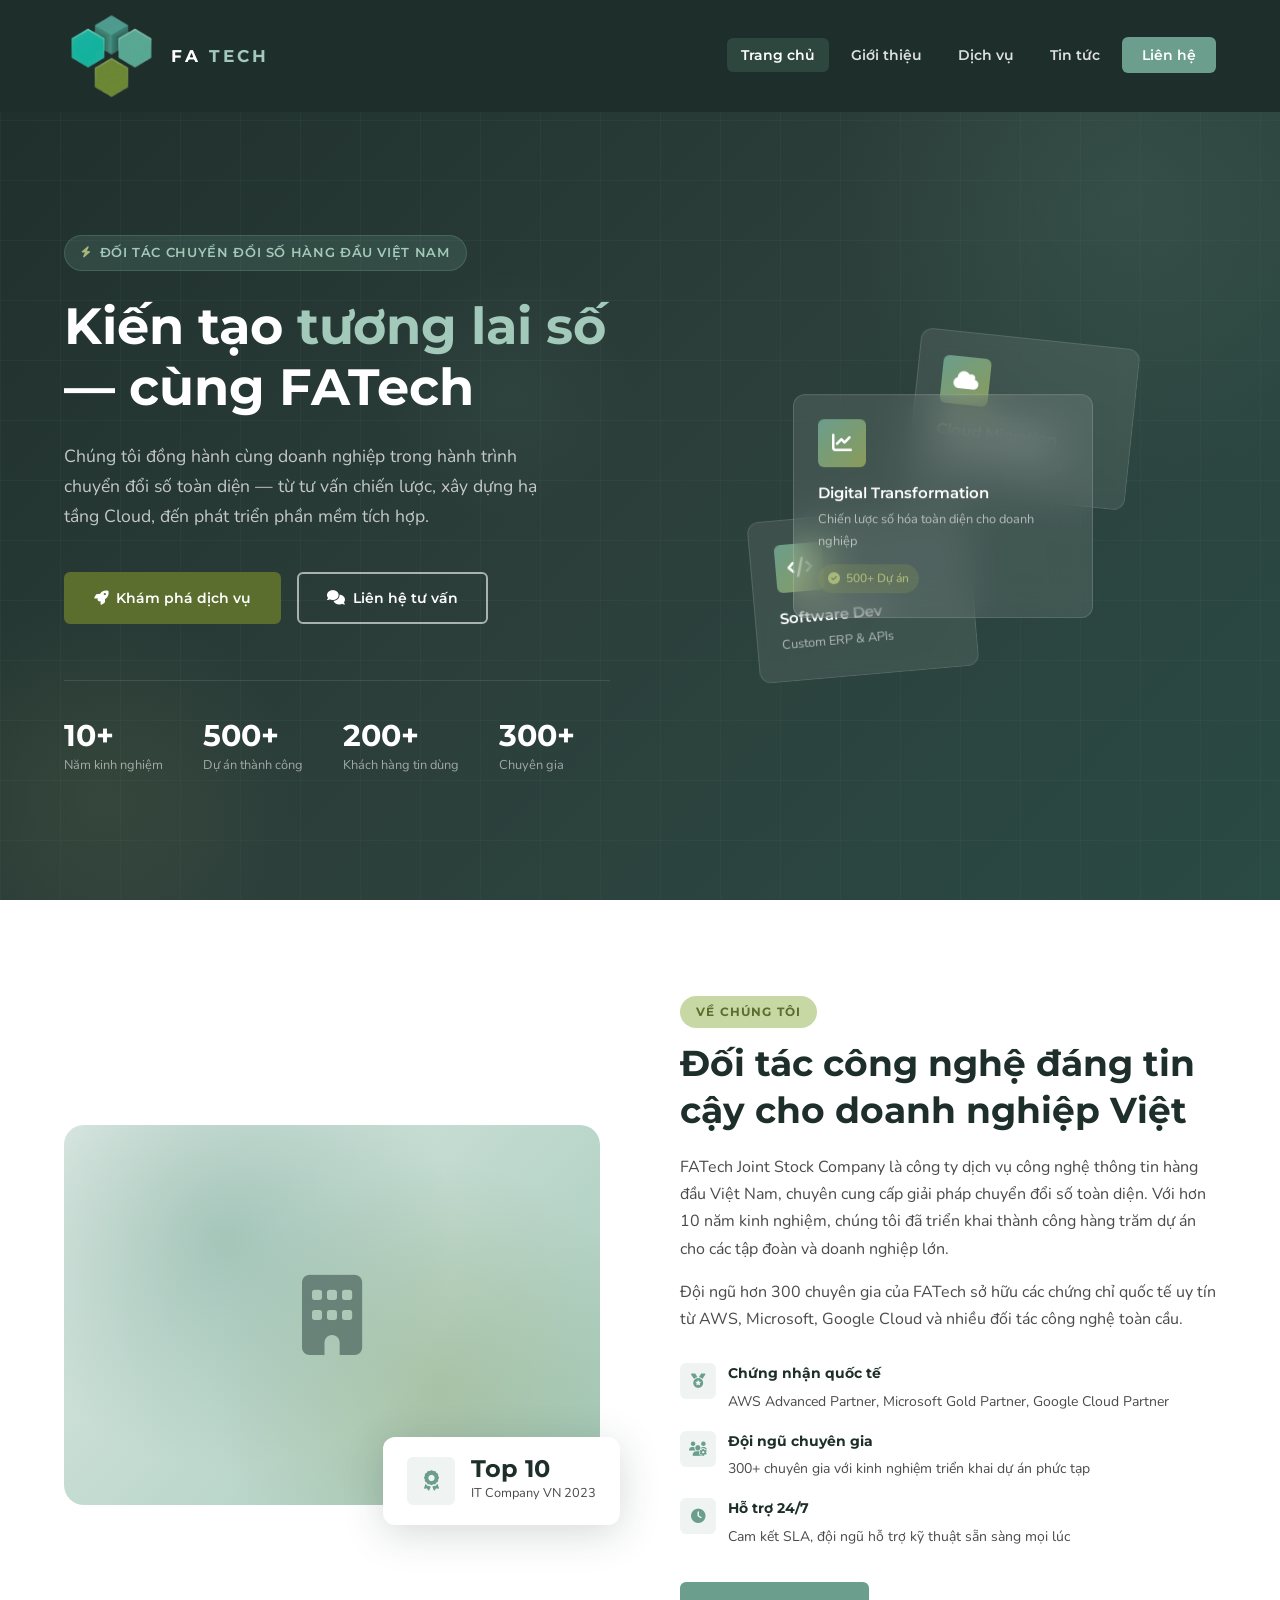
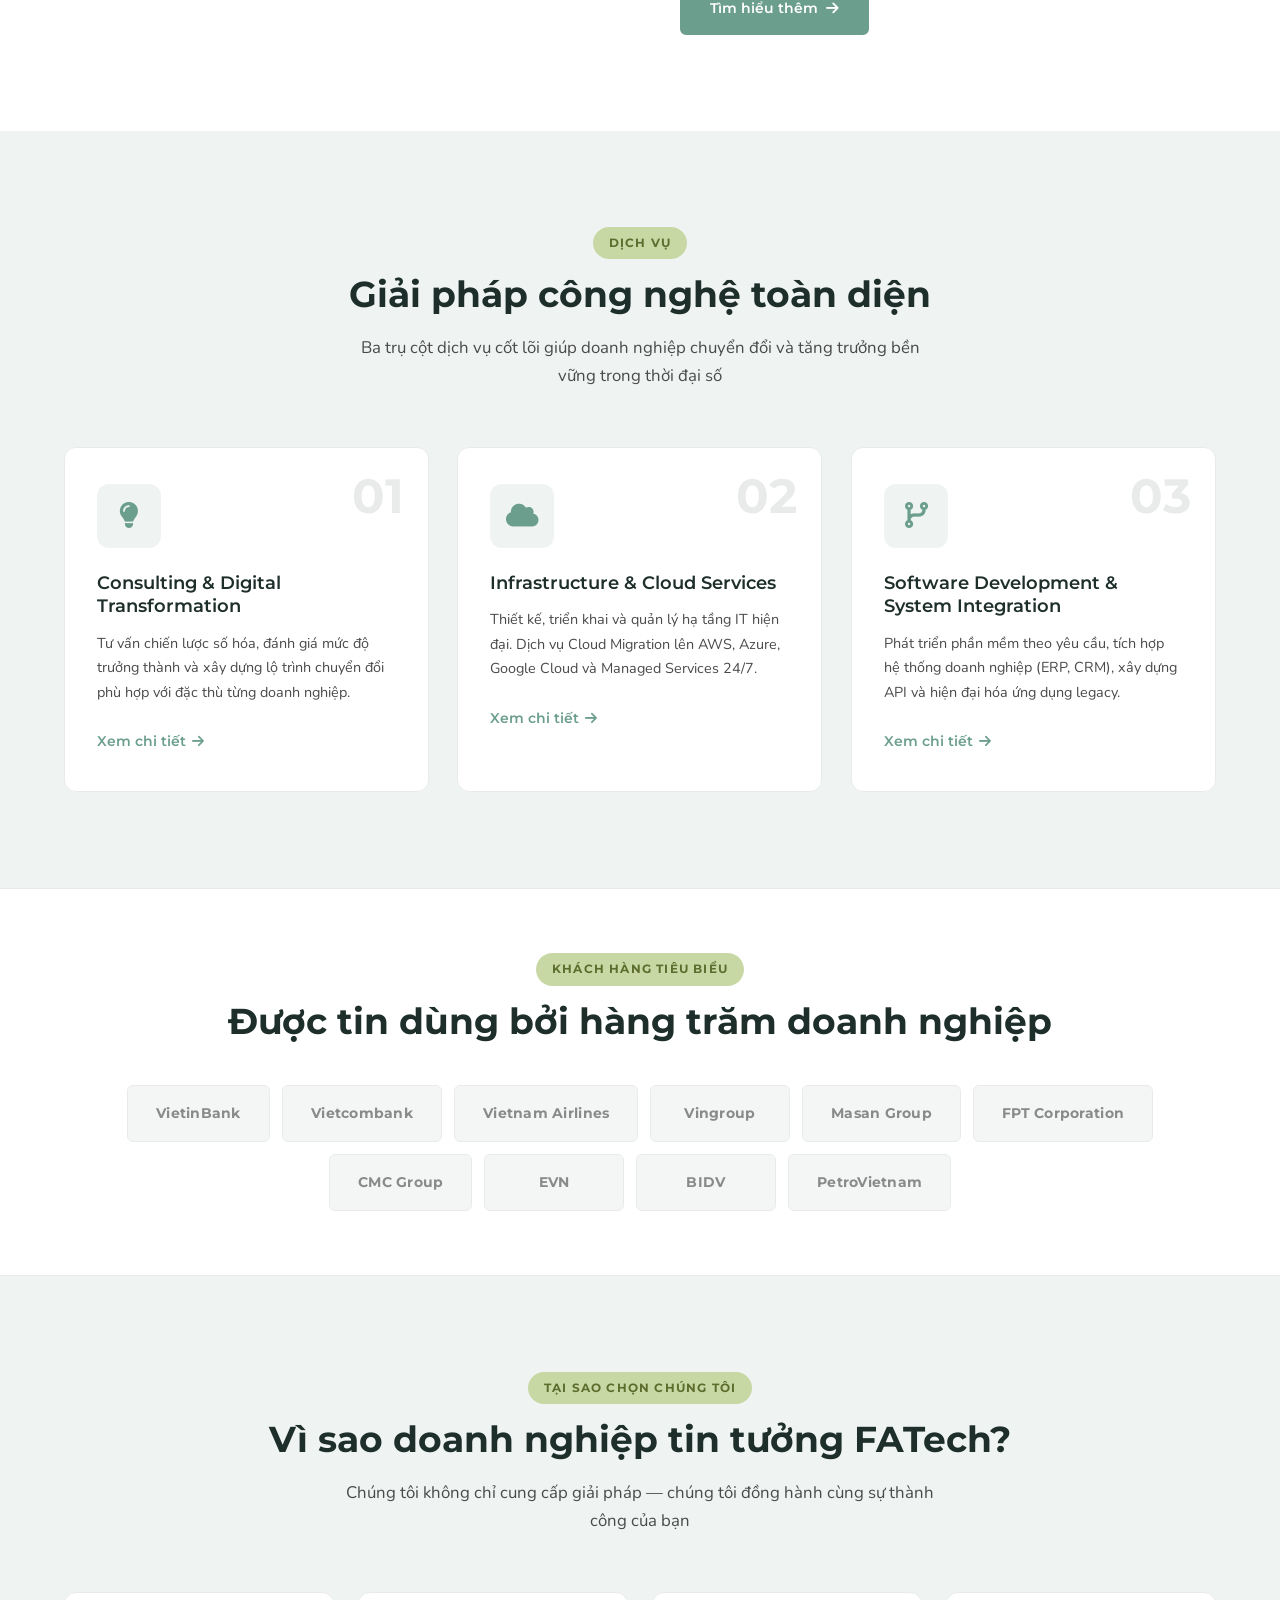
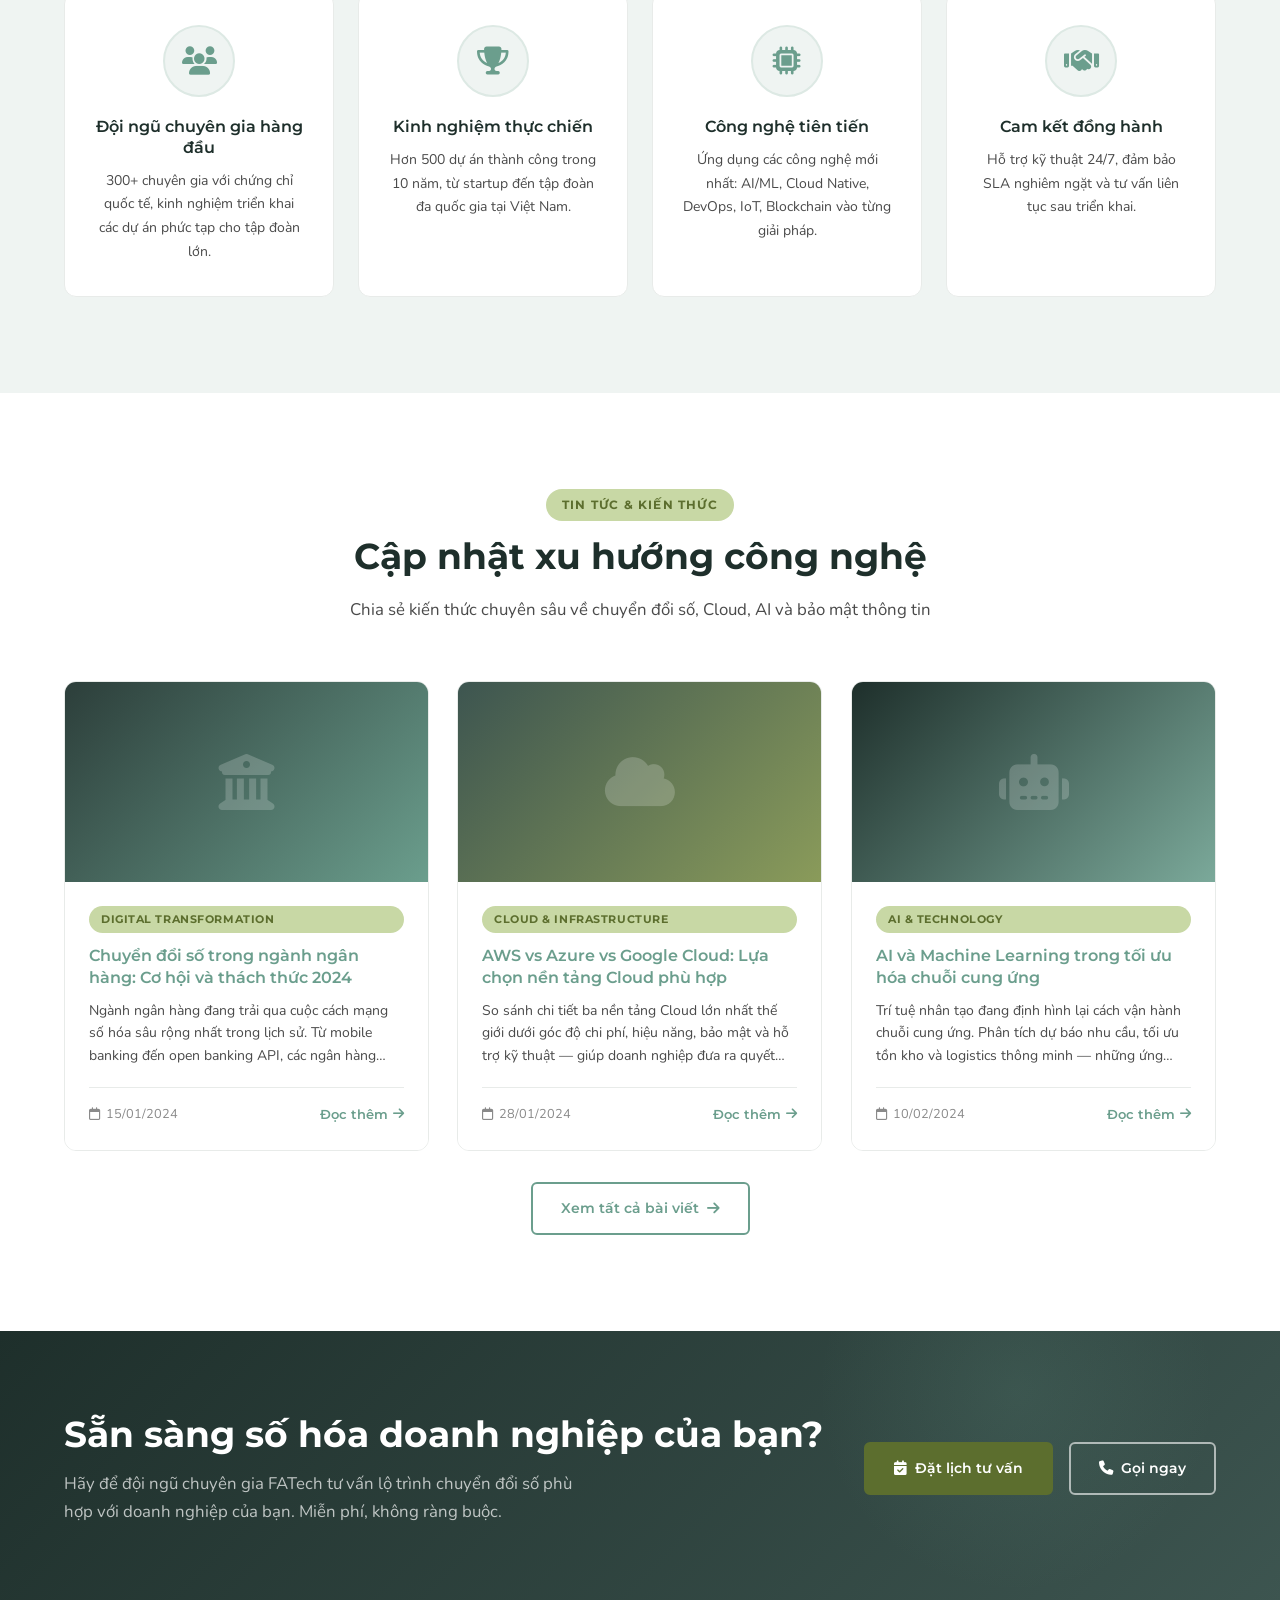
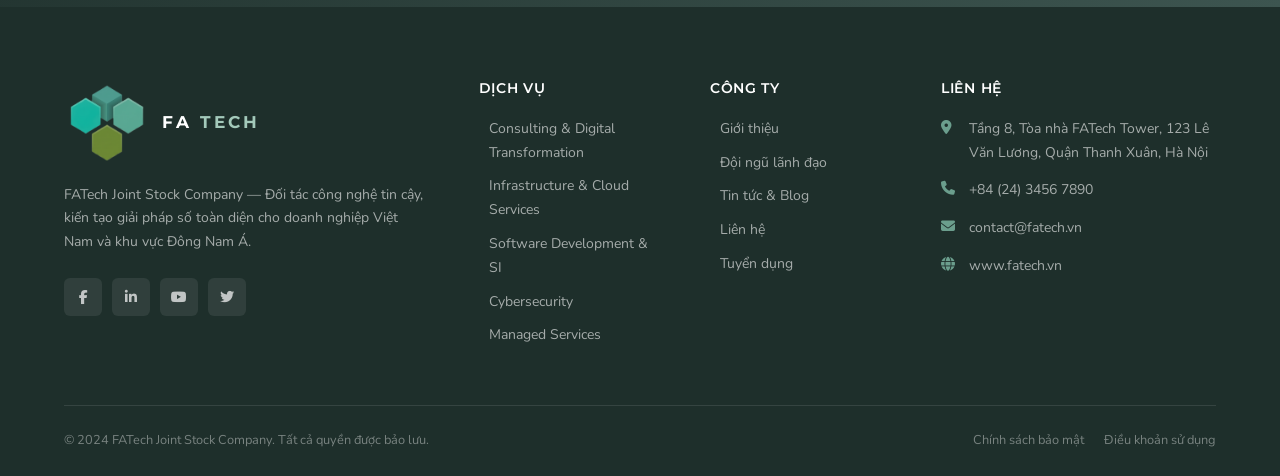
<file: index.html>
<!DOCTYPE html>
<html lang="vi">
<head>
  <meta charset="UTF-8">
  <meta name="viewport" content="width=device-width, initial-scale=1.0">
  <meta name="description" content="FATech Joint Stock Company — Đối tác chuyển đổi số tin cậy cho doanh nghiệp Việt Nam. Tư vấn chiến lược, hạ tầng Cloud, phát triển phần mềm.">
  <title>FATech JSC — Kiến tạo tương lai số</title>
  <link rel="preconnect" href="https://fonts.googleapis.com">
  <link rel="preconnect" href="https://fonts.gstatic.com" crossorigin>
  <link href="https://fonts.googleapis.com/css2?family=Montserrat:wght@600;700&family=Nunito:wght@400;600;700&display=swap" rel="stylesheet">
  <link rel="stylesheet" href="https://cdnjs.cloudflare.com/ajax/libs/font-awesome/6.4.2/css/all.min.css">
  <link rel="stylesheet" href="css/style.css?v=8">
  <link rel="stylesheet" href="css/animations.css?v=8">
  <link rel="stylesheet" href="css/responsive.css?v=8">
</head>
<body>

<!-- NAVBAR -->
<nav class="navbar" id="navbar" role="navigation" aria-label="Main navigation">
  <div class="container">
    <a href="index.html" class="navbar-logo" aria-label="FATech - Trang chủ">
      <img src="assets/images/logo.png" alt="FATech Logo" class="logo-img">
      <span class="logo-text-brand">FA <span class="tech-part">TECH</span></span>
    </a>
    <nav class="navbar-menu" id="navbarMenu">
      <ul class="navbar-nav">
        <li><a href="index.html" class="active">Trang chủ</a></li>
        <li><a href="about.html">Giới thiệu</a></li>
        <li><a href="services.html">Dịch vụ</a></li>
        <li><a href="blog.html">Tin tức</a></li>
        <li><a href="contact.html" class="btn-primary">Liên hệ</a></li>
      </ul>
    </nav>
    <button class="hamburger" id="hamburger" aria-label="Mở menu" aria-expanded="false" aria-controls="navbarMenu">
      <span></span><span></span><span></span>
    </button>
  </div>
</nav>

<!-- HERO -->
<section class="hero" aria-label="Hero section">
  <div class="hero-bg-pattern">
    <div class="hero-grid-pattern"></div>
    <div class="hero-orb hero-orb-1"></div>
    <div class="hero-orb hero-orb-2"></div>
    <div class="hero-orb hero-orb-3"></div>
  </div>
  <div class="container">
    <div class="hero-content">
      <div class="hero-tag">
        <i class="fas fa-bolt"></i>
        Đối tác chuyển đổi số hàng đầu Việt Nam
      </div>
      <h1 class="hero-title">
        Kiến tạo <span class="highlight">tương lai số</span><br>
        — cùng FATech
      </h1>
      <p class="hero-subtitle">
        Chúng tôi đồng hành cùng doanh nghiệp trong hành trình chuyển đổi số toàn diện — từ tư vấn chiến lược, xây dựng hạ tầng Cloud, đến phát triển phần mềm tích hợp.
      </p>
      <div class="hero-actions">
        <a href="services.html" class="btn btn-accent">
          <i class="fas fa-rocket"></i> Khám phá dịch vụ
        </a>
        <a href="contact.html" class="btn btn-outline">
          <i class="fas fa-comments"></i> Liên hệ tư vấn
        </a>
      </div>
      <div class="hero-stats">
        <div class="hero-stat">
          <span class="hero-stat-num">10+</span>
          <span class="hero-stat-label">Năm kinh nghiệm</span>
        </div>
        <div class="hero-stat">
          <span class="hero-stat-num">500+</span>
          <span class="hero-stat-label">Dự án thành công</span>
        </div>
        <div class="hero-stat">
          <span class="hero-stat-num">200+</span>
          <span class="hero-stat-label">Khách hàng tin dùng</span>
        </div>
        <div class="hero-stat">
          <span class="hero-stat-num">300+</span>
          <span class="hero-stat-label">Chuyên gia</span>
        </div>
      </div>
    </div>
    <div class="hero-visual" aria-hidden="true">
      <div class="hero-card-stack">
        <div class="hero-card hero-card-1">
          <div class="hero-card-icon"><i class="fas fa-cloud"></i></div>
          <h4>Cloud Migration</h4>
          <p>AWS & Azure certified</p>
        </div>
        <div class="hero-card hero-card-main">
          <div class="hero-card-icon"><i class="fas fa-chart-line"></i></div>
          <h4>Digital Transformation</h4>
          <p>Chiến lược số hóa toàn diện cho doanh nghiệp</p>
          <div class="hero-card-badge">
            <i class="fas fa-check-circle"></i> 500+ Dự án
          </div>
        </div>
        <div class="hero-card hero-card-2">
          <div class="hero-card-icon"><i class="fas fa-code"></i></div>
          <h4>Software Dev</h4>
          <p>Custom ERP & APIs</p>
        </div>
      </div>
    </div>
  </div>
</section>

<!-- ABOUT BRIEF -->
<section class="about-brief section" aria-label="Giới thiệu FATech">
  <div class="container">
    <div class="about-brief-visual reveal-left">
      <div class="about-visual-img">
        <i class="fas fa-building about-visual-icon"></i>
      </div>
      <div class="about-visual-badge">
        <div class="badge-icon"><i class="fas fa-award"></i></div>
        <div>
          <div class="badge-num">Top 10</div>
          <div class="badge-label">IT Company VN 2023</div>
        </div>
      </div>
    </div>
    <div class="about-brief-content reveal-right">
      <span class="section-tag">Về chúng tôi</span>
      <h2>Đối tác công nghệ đáng tin cậy cho doanh nghiệp Việt</h2>
      <p>FATech Joint Stock Company là công ty dịch vụ công nghệ thông tin hàng đầu Việt Nam, chuyên cung cấp giải pháp chuyển đổi số toàn diện. Với hơn 10 năm kinh nghiệm, chúng tôi đã triển khai thành công hàng trăm dự án cho các tập đoàn và doanh nghiệp lớn.</p>
      <p>Đội ngũ hơn 300 chuyên gia của FATech sở hữu các chứng chỉ quốc tế uy tín từ AWS, Microsoft, Google Cloud và nhiều đối tác công nghệ toàn cầu.</p>
      <div class="about-features">
        <div class="about-feature">
          <div class="about-feature-icon"><i class="fas fa-medal"></i></div>
          <div class="about-feature-text">
            <strong>Chứng nhận quốc tế</strong>
            <span>AWS Advanced Partner, Microsoft Gold Partner, Google Cloud Partner</span>
          </div>
        </div>
        <div class="about-feature">
          <div class="about-feature-icon"><i class="fas fa-users-cog"></i></div>
          <div class="about-feature-text">
            <strong>Đội ngũ chuyên gia</strong>
            <span>300+ chuyên gia với kinh nghiệm triển khai dự án phức tạp</span>
          </div>
        </div>
        <div class="about-feature">
          <div class="about-feature-icon"><i class="fas fa-clock"></i></div>
          <div class="about-feature-text">
            <strong>Hỗ trợ 24/7</strong>
            <span>Cam kết SLA, đội ngũ hỗ trợ kỹ thuật sẵn sàng mọi lúc</span>
          </div>
        </div>
      </div>
      <a href="about.html" class="btn btn-primary">
        Tìm hiểu thêm <i class="fas fa-arrow-right"></i>
      </a>
    </div>
  </div>
</section>

<!-- SERVICES -->
<section class="services-section section" aria-label="Dịch vụ của FATech">
  <div class="container">
    <div class="section-header reveal">
      <span class="section-tag">Dịch vụ</span>
      <h2 class="section-title">Giải pháp công nghệ toàn diện</h2>
      <p class="section-subtitle">Ba trụ cột dịch vụ cốt lõi giúp doanh nghiệp chuyển đổi và tăng trưởng bền vững trong thời đại số</p>
    </div>
    <div class="services-grid reveal-stagger">
      <article class="service-card">
        <span class="service-card-number">01</span>
        <div class="service-card-icon"><i class="fas fa-lightbulb"></i></div>
        <h3>Consulting & Digital Transformation</h3>
        <p>Tư vấn chiến lược số hóa, đánh giá mức độ trưởng thành và xây dựng lộ trình chuyển đổi phù hợp với đặc thù từng doanh nghiệp.</p>
        <a href="services.html#consulting" class="service-card-link">
          Xem chi tiết <i class="fas fa-arrow-right"></i>
        </a>
      </article>
      <article class="service-card">
        <span class="service-card-number">02</span>
        <div class="service-card-icon"><i class="fas fa-cloud"></i></div>
        <h3>Infrastructure & Cloud Services</h3>
        <p>Thiết kế, triển khai và quản lý hạ tầng IT hiện đại. Dịch vụ Cloud Migration lên AWS, Azure, Google Cloud và Managed Services 24/7.</p>
        <a href="services.html#cloud" class="service-card-link">
          Xem chi tiết <i class="fas fa-arrow-right"></i>
        </a>
      </article>
      <article class="service-card">
        <span class="service-card-number">03</span>
        <div class="service-card-icon"><i class="fas fa-code-branch"></i></div>
        <h3>Software Development & System Integration</h3>
        <p>Phát triển phần mềm theo yêu cầu, tích hợp hệ thống doanh nghiệp (ERP, CRM), xây dựng API và hiện đại hóa ứng dụng legacy.</p>
        <a href="services.html#software" class="service-card-link">
          Xem chi tiết <i class="fas fa-arrow-right"></i>
        </a>
      </article>
    </div>
  </div>
</section>

<!-- CLIENTS -->
<section class="clients-section" aria-label="Khách hàng tiêu biểu">
  <div class="container">
    <div class="section-header reveal">
      <span class="section-tag">Khách hàng tiêu biểu</span>
      <h2 class="section-title">Được tin dùng bởi hàng trăm doanh nghiệp</h2>
    </div>
    <div class="clients-grid reveal-stagger">
      <div class="client-logo"><span>VietinBank</span></div>
      <div class="client-logo"><span>Vietcombank</span></div>
      <div class="client-logo"><span>Vietnam Airlines</span></div>
      <div class="client-logo"><span>Vingroup</span></div>
      <div class="client-logo"><span>Masan Group</span></div>
      <div class="client-logo"><span>FPT Corporation</span></div>
      <div class="client-logo"><span>CMC Group</span></div>
      <div class="client-logo"><span>EVN</span></div>
      <div class="client-logo"><span>BIDV</span></div>
      <div class="client-logo"><span>PetroVietnam</span></div>
    </div>
  </div>
</section>

<!-- WHY FATECH -->
<section class="why-section section" aria-label="Vì sao chọn FATech">
  <div class="container">
    <div class="section-header reveal">
      <span class="section-tag">Tại sao chọn chúng tôi</span>
      <h2 class="section-title">Vì sao doanh nghiệp tin tưởng FATech?</h2>
      <p class="section-subtitle">Chúng tôi không chỉ cung cấp giải pháp — chúng tôi đồng hành cùng sự thành công của bạn</p>
    </div>
    <div class="why-grid reveal-stagger">
      <div class="why-card">
        <div class="why-card-icon"><i class="fas fa-users"></i></div>
        <h3>Đội ngũ chuyên gia hàng đầu</h3>
        <p>300+ chuyên gia với chứng chỉ quốc tế, kinh nghiệm triển khai các dự án phức tạp cho tập đoàn lớn.</p>
      </div>
      <div class="why-card">
        <div class="why-card-icon"><i class="fas fa-trophy"></i></div>
        <h3>Kinh nghiệm thực chiến</h3>
        <p>Hơn 500 dự án thành công trong 10 năm, từ startup đến tập đoàn đa quốc gia tại Việt Nam.</p>
      </div>
      <div class="why-card">
        <div class="why-card-icon"><i class="fas fa-microchip"></i></div>
        <h3>Công nghệ tiên tiến</h3>
        <p>Ứng dụng các công nghệ mới nhất: AI/ML, Cloud Native, DevOps, IoT, Blockchain vào từng giải pháp.</p>
      </div>
      <div class="why-card">
        <div class="why-card-icon"><i class="fas fa-handshake"></i></div>
        <h3>Cam kết đồng hành</h3>
        <p>Hỗ trợ kỹ thuật 24/7, đảm bảo SLA nghiêm ngặt và tư vấn liên tục sau triển khai.</p>
      </div>
    </div>
  </div>
</section>

<!-- LATEST BLOG -->
<section class="latest-blog-section section" aria-label="Tin tức mới nhất">
  <div class="container">
    <div class="section-header reveal">
      <span class="section-tag">Tin tức & Kiến thức</span>
      <h2 class="section-title">Cập nhật xu hướng công nghệ</h2>
      <p class="section-subtitle">Chia sẻ kiến thức chuyên sâu về chuyển đổi số, Cloud, AI và bảo mật thông tin</p>
    </div>
    <div class="blog-grid-home reveal-stagger">
      <article class="blog-card">
        <a href="blog-detail.html" class="blog-card-thumb blog-card-thumb-1">
          <div class="blog-card-thumb-icon"><i class="fas fa-university"></i></div>
        </a>
        <div class="blog-card-body">
          <span class="blog-card-tag">Digital Transformation</span>
          <h3 class="blog-card-title">
            <a href="blog-detail.html">Chuyển đổi số trong ngành ngân hàng: Cơ hội và thách thức 2024</a>
          </h3>
          <p class="blog-card-excerpt">Ngành ngân hàng đang trải qua cuộc cách mạng số hóa sâu rộng nhất trong lịch sử. Từ mobile banking đến open banking API, các ngân hàng Việt Nam đang chạy đua để bắt kịp xu hướng toàn cầu.</p>
          <div class="blog-card-meta">
            <span class="blog-card-date"><i class="far fa-calendar"></i> 15/01/2024</span>
            <a href="blog-detail.html" class="blog-card-link">Đọc thêm <i class="fas fa-arrow-right"></i></a>
          </div>
        </div>
      </article>
      <article class="blog-card">
        <a href="blog-detail.html" class="blog-card-thumb blog-card-thumb-2">
          <div class="blog-card-thumb-icon"><i class="fas fa-cloud"></i></div>
        </a>
        <div class="blog-card-body">
          <span class="blog-card-tag">Cloud & Infrastructure</span>
          <h3 class="blog-card-title">
            <a href="blog-detail.html">AWS vs Azure vs Google Cloud: Lựa chọn nền tảng Cloud phù hợp</a>
          </h3>
          <p class="blog-card-excerpt">So sánh chi tiết ba nền tảng Cloud lớn nhất thế giới dưới góc độ chi phí, hiệu năng, bảo mật và hỗ trợ kỹ thuật — giúp doanh nghiệp đưa ra quyết định đúng đắn.</p>
          <div class="blog-card-meta">
            <span class="blog-card-date"><i class="far fa-calendar"></i> 28/01/2024</span>
            <a href="blog-detail.html" class="blog-card-link">Đọc thêm <i class="fas fa-arrow-right"></i></a>
          </div>
        </div>
      </article>
      <article class="blog-card">
        <a href="blog-detail.html" class="blog-card-thumb blog-card-thumb-3">
          <div class="blog-card-thumb-icon"><i class="fas fa-robot"></i></div>
        </a>
        <div class="blog-card-body">
          <span class="blog-card-tag">AI & Technology</span>
          <h3 class="blog-card-title">
            <a href="blog-detail.html">AI và Machine Learning trong tối ưu hóa chuỗi cung ứng</a>
          </h3>
          <p class="blog-card-excerpt">Trí tuệ nhân tạo đang định hình lại cách vận hành chuỗi cung ứng. Phân tích dự báo nhu cầu, tối ưu tồn kho và logistics thông minh — những ứng dụng AI đang tạo ra lợi thế cạnh tranh.</p>
          <div class="blog-card-meta">
            <span class="blog-card-date"><i class="far fa-calendar"></i> 10/02/2024</span>
            <a href="blog-detail.html" class="blog-card-link">Đọc thêm <i class="fas fa-arrow-right"></i></a>
          </div>
        </div>
      </article>
    </div>
    <div class="text-center mt-8 reveal">
      <a href="blog.html" class="btn btn-outline-primary">
        Xem tất cả bài viết <i class="fas fa-arrow-right"></i>
      </a>
    </div>
  </div>
</section>

<!-- CTA BANNER -->
<section class="cta-banner" aria-label="Call to action">
  <div class="container">
    <div class="cta-banner-content reveal-left">
      <h2>Sẵn sàng số hóa doanh nghiệp của bạn?</h2>
      <p>Hãy để đội ngũ chuyên gia FATech tư vấn lộ trình chuyển đổi số phù hợp với doanh nghiệp của bạn. Miễn phí, không ràng buộc.</p>
    </div>
    <div class="cta-banner-actions reveal-right">
      <a href="contact.html" class="btn btn-accent">
        <i class="fas fa-calendar-check"></i> Đặt lịch tư vấn
      </a>
      <a href="tel:+842434567890" class="btn btn-outline">
        <i class="fas fa-phone"></i> Gọi ngay
      </a>
    </div>
  </div>
</section>

<!-- FOOTER -->
<footer class="footer" aria-label="Footer">
  <div class="container">
    <div class="footer-grid">
      <div class="footer-col footer-about">
        <div class="footer-logo-wrap">
          <img src="assets/images/logo.png" alt="FATech Logo" class="footer-logo-img">
          <span class="footer-logo-text">FA <span style="color:var(--primary-300)">TECH</span></span>
        </div>
        <p class="footer-about-text">FATech Joint Stock Company — Đối tác công nghệ tin cậy, kiến tạo giải pháp số toàn diện cho doanh nghiệp Việt Nam và khu vực Đông Nam Á.</p>
        <div class="social-links">
          <a href="#" aria-label="Facebook"><i class="fab fa-facebook-f"></i></a>
          <a href="#" aria-label="LinkedIn"><i class="fab fa-linkedin-in"></i></a>
          <a href="#" aria-label="YouTube"><i class="fab fa-youtube"></i></a>
          <a href="#" aria-label="Twitter"><i class="fab fa-twitter"></i></a>
        </div>
      </div>
      <div class="footer-col">
        <h4>Dịch vụ</h4>
        <ul>
          <li><a href="services.html">Consulting & Digital Transformation</a></li>
          <li><a href="services.html">Infrastructure & Cloud Services</a></li>
          <li><a href="services.html">Software Development & SI</a></li>
          <li><a href="services.html">Cybersecurity</a></li>
          <li><a href="services.html">Managed Services</a></li>
        </ul>
      </div>
      <div class="footer-col">
        <h4>Công ty</h4>
        <ul>
          <li><a href="about.html">Giới thiệu</a></li>
          <li><a href="about.html#team">Đội ngũ lãnh đạo</a></li>
          <li><a href="blog.html">Tin tức & Blog</a></li>
          <li><a href="contact.html">Liên hệ</a></li>
          <li><a href="#">Tuyển dụng</a></li>
        </ul>
      </div>
      <div class="footer-col">
        <h4>Liên hệ</h4>
        <div class="footer-contact-item">
          <i class="fas fa-map-marker-alt"></i>
          <span>Tầng 8, Tòa nhà FATech Tower, 123 Lê Văn Lương, Quận Thanh Xuân, Hà Nội</span>
        </div>
        <div class="footer-contact-item">
          <i class="fas fa-phone"></i>
          <span>+84 (24) 3456 7890</span>
        </div>
        <div class="footer-contact-item">
          <i class="fas fa-envelope"></i>
          <span>contact@fatech.vn</span>
        </div>
        <div class="footer-contact-item">
          <i class="fas fa-globe"></i>
          <span>www.fatech.vn</span>
        </div>
      </div>
    </div>
    <div class="footer-bottom">
      <p>&copy; 2024 FATech Joint Stock Company. Tất cả quyền được bảo lưu.</p>
      <div class="footer-bottom-links">
        <a href="#">Chính sách bảo mật</a>
        <a href="#">Điều khoản sử dụng</a>
      </div>
    </div>
  </div>
</footer>

<!-- Back to top -->
<button id="backToTop" aria-label="Về đầu trang" style="position:fixed;bottom:32px;right:32px;width:44px;height:44px;background:var(--primary-500);color:white;border:none;border-radius:50%;cursor:pointer;display:flex;align-items:center;justify-content:center;font-size:1rem;box-shadow:var(--shadow-md);opacity:0;pointer-events:none;transition:all 0.3s ease;z-index:900;">
  <i class="fas fa-chevron-up"></i>
</button>

<script src="js/main.js"></script>
<script src="js/animations.js"></script>
</body>
</html>
</file>
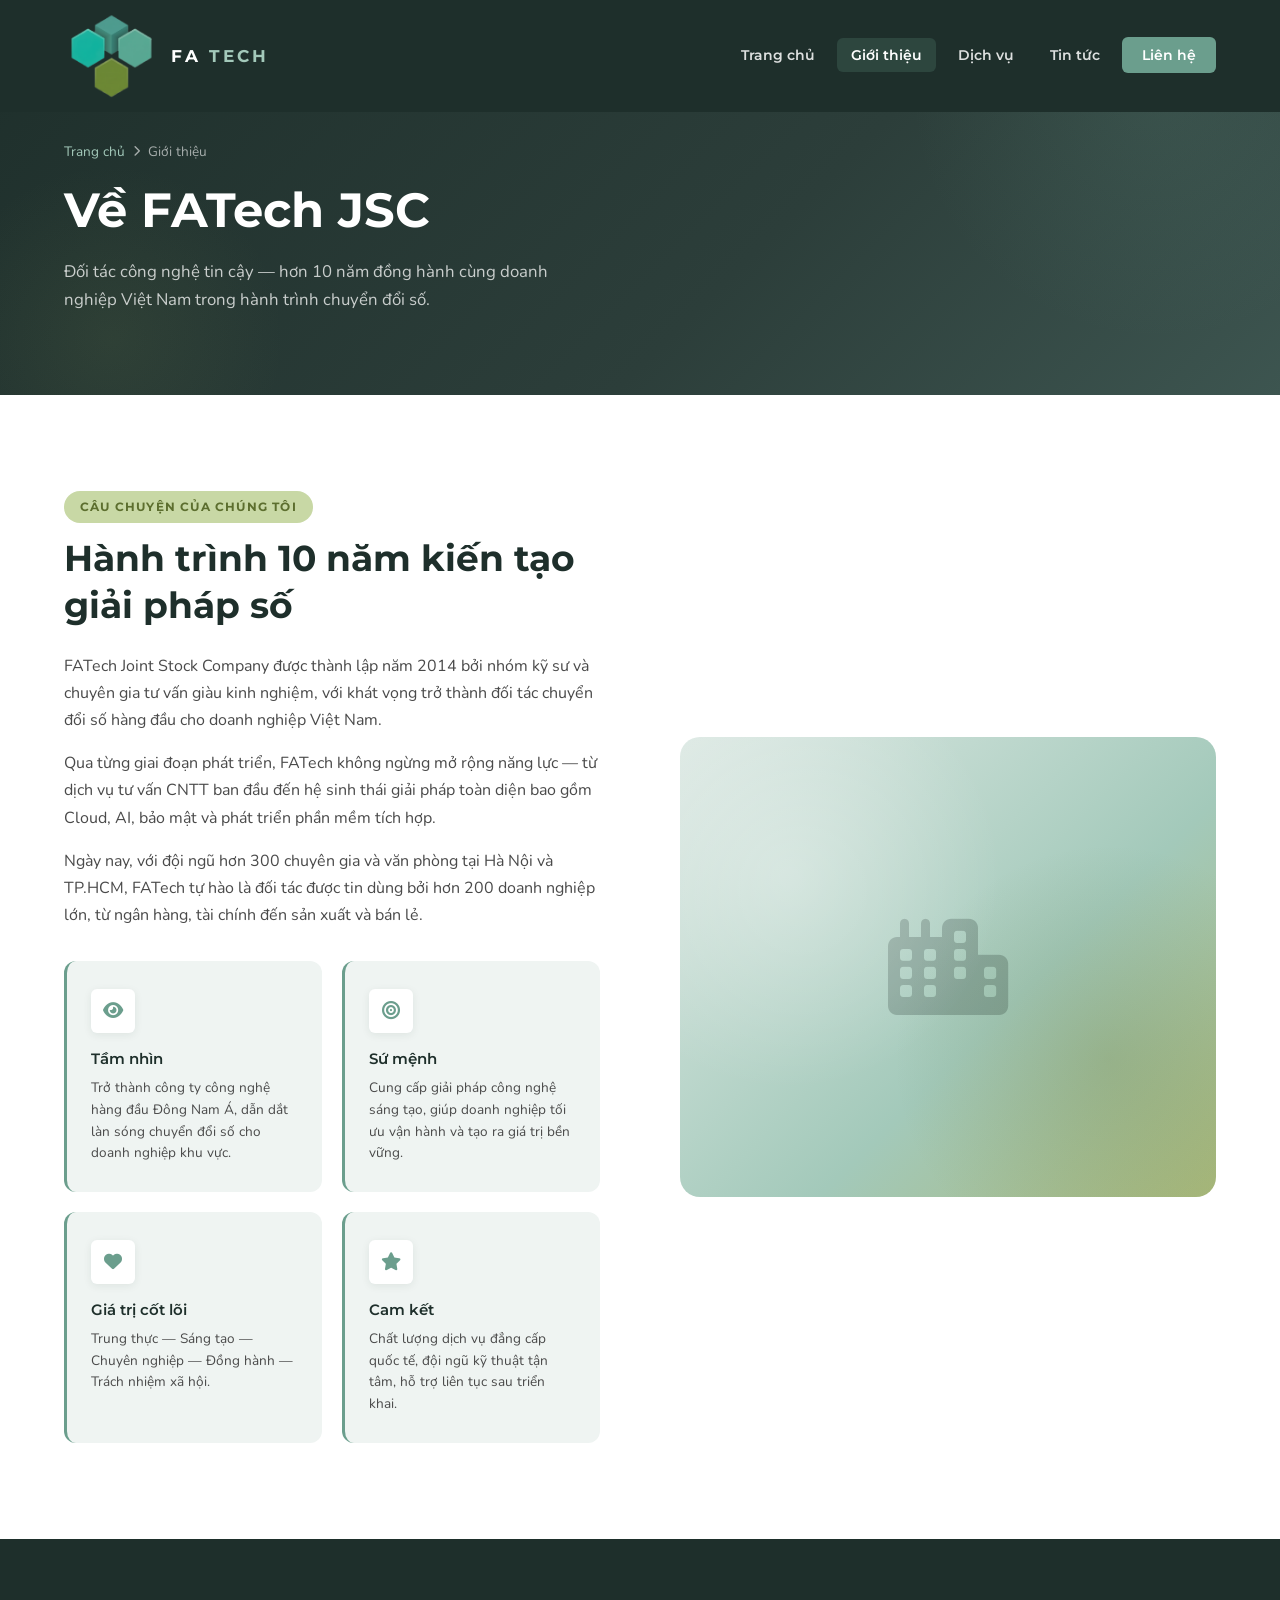
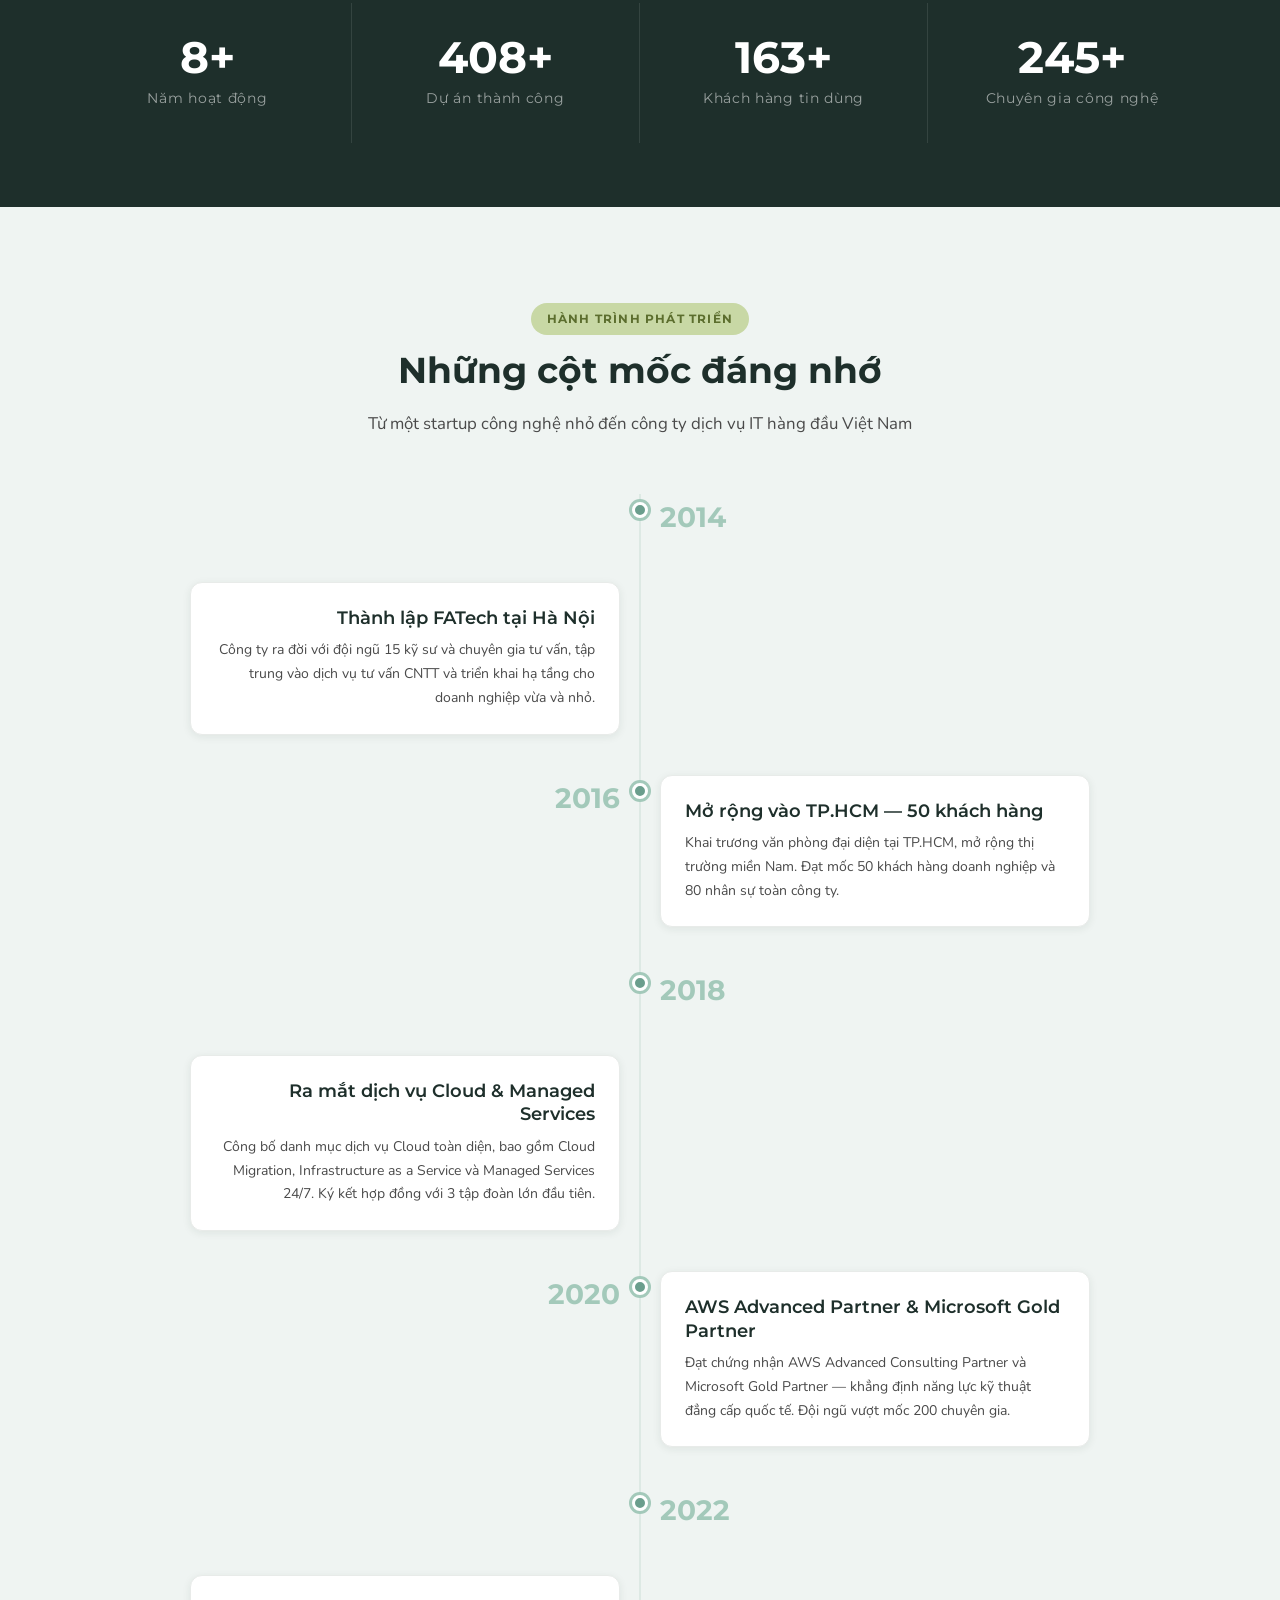
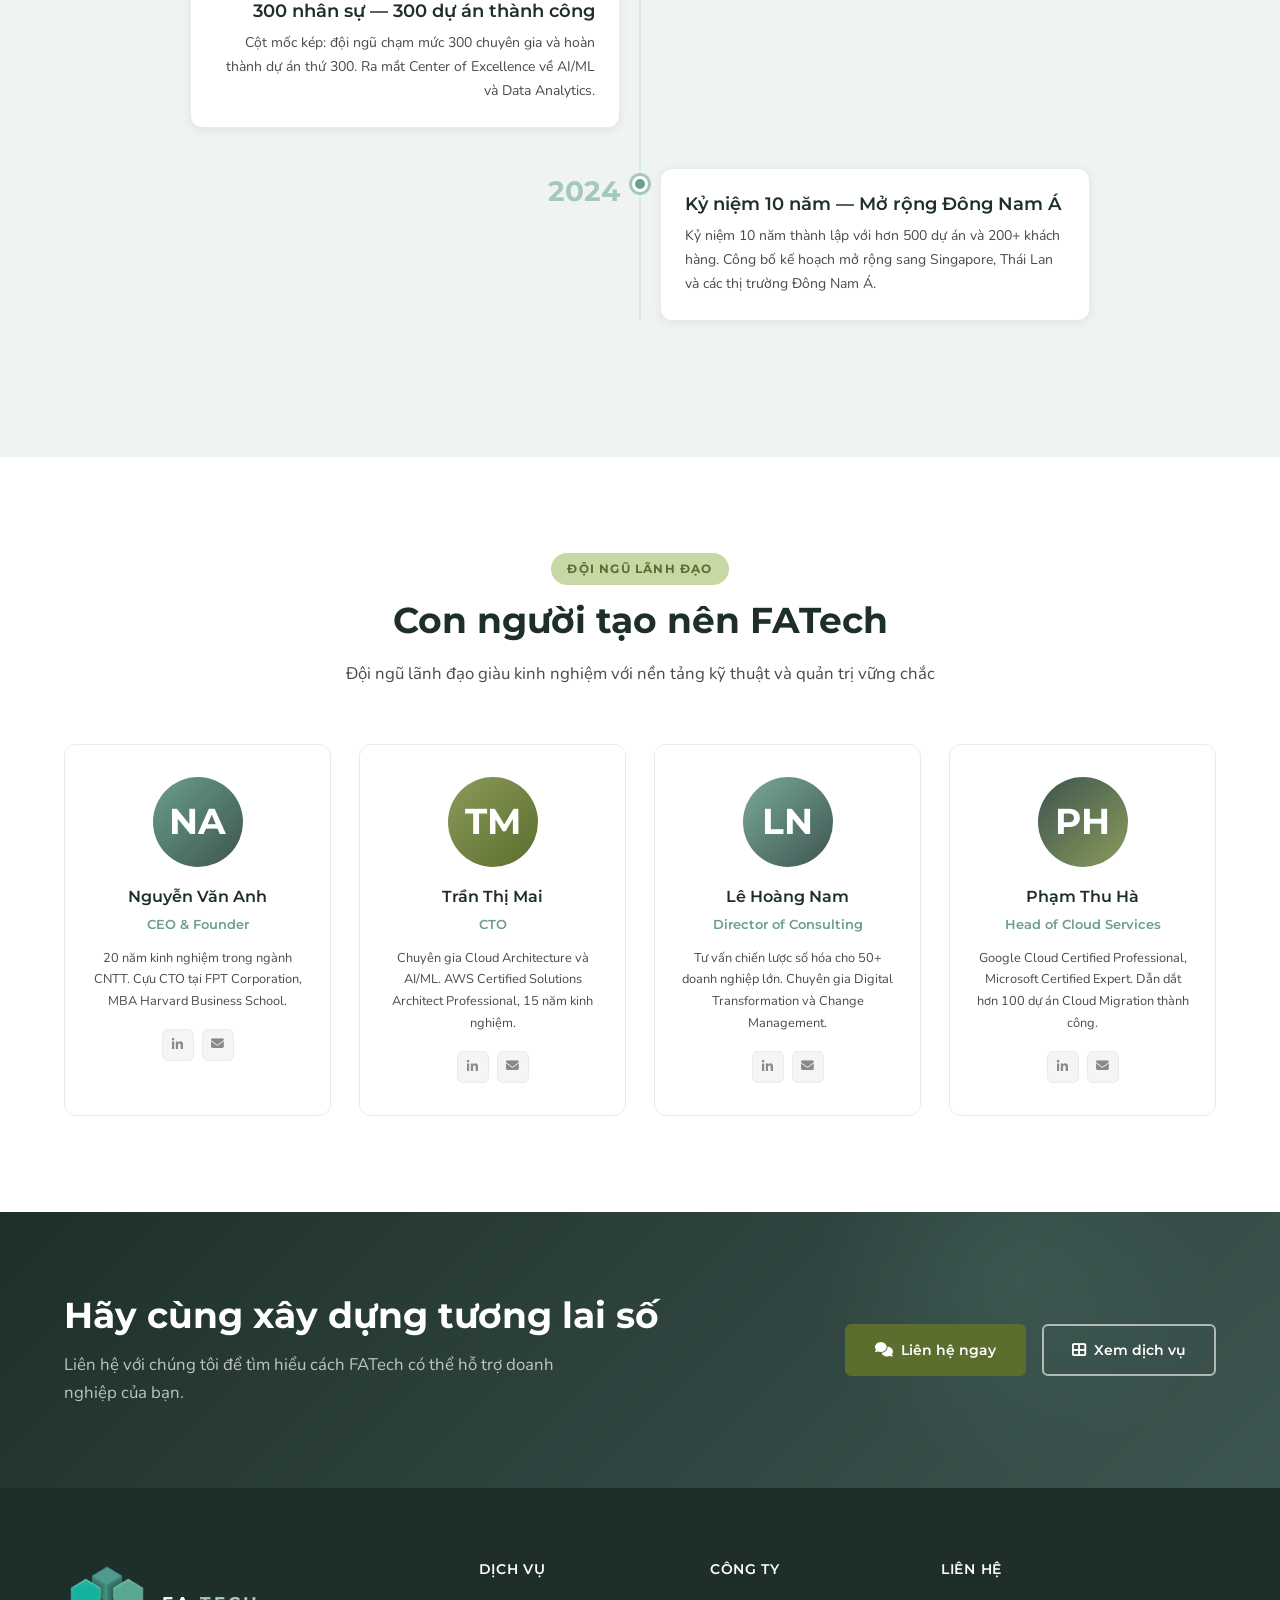
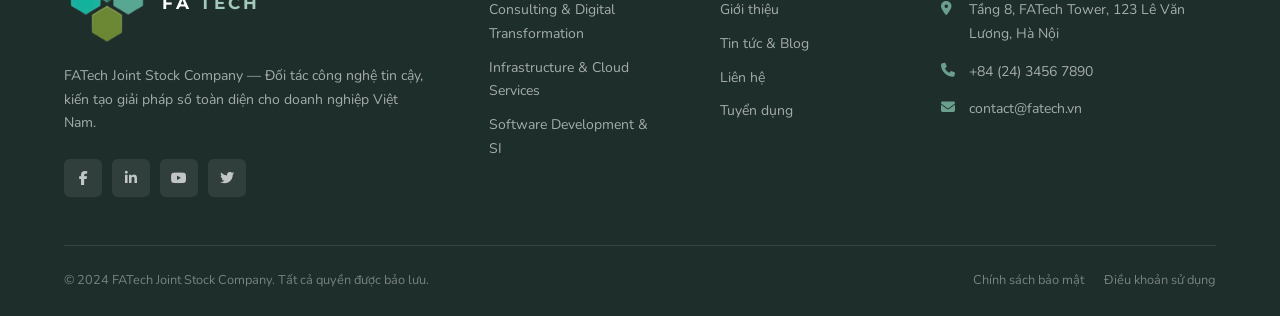
<file: about.html>
<!DOCTYPE html>
<html lang="vi">
<head>
  <meta charset="UTF-8">
  <meta name="viewport" content="width=device-width, initial-scale=1.0">
  <meta name="description" content="Tìm hiểu về FATech Joint Stock Company — Lịch sử hình thành, tầm nhìn, sứ mệnh và đội ngũ lãnh đạo.">
  <title>Giới thiệu — FATech JSC</title>
  <link rel="preconnect" href="https://fonts.googleapis.com">
  <link rel="preconnect" href="https://fonts.gstatic.com" crossorigin>
  <link href="https://fonts.googleapis.com/css2?family=Montserrat:wght@600;700&family=Nunito:wght@400;600;700&display=swap" rel="stylesheet">
  <link rel="stylesheet" href="https://cdnjs.cloudflare.com/ajax/libs/font-awesome/6.4.2/css/all.min.css">
  <link rel="stylesheet" href="css/style.css?v=8">
  <link rel="stylesheet" href="css/animations.css?v=8">
  <link rel="stylesheet" href="css/responsive.css?v=8">
</head>
<body>

<!-- NAVBAR -->
<nav class="navbar" id="navbar" role="navigation" aria-label="Main navigation">
  <div class="container">
    <a href="index.html" class="navbar-logo" aria-label="FATech - Trang chủ">
      <img src="assets/images/logo.png" alt="FATech Logo" class="logo-img">
      <span class="logo-text-brand">FA <span class="tech-part">TECH</span></span>
    </a>
    <nav class="navbar-menu" id="navbarMenu">
      <ul class="navbar-nav">
        <li><a href="index.html">Trang chủ</a></li>
        <li><a href="about.html" class="active">Giới thiệu</a></li>
        <li><a href="services.html">Dịch vụ</a></li>
        <li><a href="blog.html">Tin tức</a></li>
        <li><a href="contact.html" class="btn-primary">Liên hệ</a></li>
      </ul>
    </nav>
    <button class="hamburger" id="hamburger" aria-label="Mở menu" aria-expanded="false" aria-controls="navbarMenu">
      <span></span><span></span><span></span>
    </button>
  </div>
</nav>

<!-- PAGE HERO -->
<section class="page-hero" aria-label="Giới thiệu">
  <div class="container">
    <div class="page-hero-breadcrumb">
      <a href="index.html">Trang chủ</a>
      <i class="fas fa-chevron-right"></i>
      <span>Giới thiệu</span>
    </div>
    <h1>Về FATech JSC</h1>
    <p>Đối tác công nghệ tin cậy — hơn 10 năm đồng hành cùng doanh nghiệp Việt Nam trong hành trình chuyển đổi số.</p>
  </div>
</section>

<!-- COMPANY OVERVIEW -->
<section class="about-intro" aria-label="Tổng quan công ty">
  <div class="container">
    <div class="about-intro-text reveal-left">
      <span class="section-tag">Câu chuyện của chúng tôi</span>
      <h2>Hành trình 10 năm kiến tạo giải pháp số</h2>
      <p>FATech Joint Stock Company được thành lập năm 2014 bởi nhóm kỹ sư và chuyên gia tư vấn giàu kinh nghiệm, với khát vọng trở thành đối tác chuyển đổi số hàng đầu cho doanh nghiệp Việt Nam.</p>
      <p>Qua từng giai đoạn phát triển, FATech không ngừng mở rộng năng lực — từ dịch vụ tư vấn CNTT ban đầu đến hệ sinh thái giải pháp toàn diện bao gồm Cloud, AI, bảo mật và phát triển phần mềm tích hợp.</p>
      <p>Ngày nay, với đội ngũ hơn 300 chuyên gia và văn phòng tại Hà Nội và TP.HCM, FATech tự hào là đối tác được tin dùng bởi hơn 200 doanh nghiệp lớn, từ ngân hàng, tài chính đến sản xuất và bán lẻ.</p>
      <div class="vm-grid">
        <div class="vm-card">
          <div class="vm-icon"><i class="fas fa-eye"></i></div>
          <h4>Tầm nhìn</h4>
          <p>Trở thành công ty công nghệ hàng đầu Đông Nam Á, dẫn dắt làn sóng chuyển đổi số cho doanh nghiệp khu vực.</p>
        </div>
        <div class="vm-card">
          <div class="vm-icon"><i class="fas fa-bullseye"></i></div>
          <h4>Sứ mệnh</h4>
          <p>Cung cấp giải pháp công nghệ sáng tạo, giúp doanh nghiệp tối ưu vận hành và tạo ra giá trị bền vững.</p>
        </div>
        <div class="vm-card">
          <div class="vm-icon"><i class="fas fa-heart"></i></div>
          <h4>Giá trị cốt lõi</h4>
          <p>Trung thực — Sáng tạo — Chuyên nghiệp — Đồng hành — Trách nhiệm xã hội.</p>
        </div>
        <div class="vm-card">
          <div class="vm-icon"><i class="fas fa-star"></i></div>
          <h4>Cam kết</h4>
          <p>Chất lượng dịch vụ đẳng cấp quốc tế, đội ngũ kỹ thuật tận tâm, hỗ trợ liên tục sau triển khai.</p>
        </div>
      </div>
    </div>
    <div class="about-visual-right reveal-right">
      <div class="about-visual-large">
        <i class="fas fa-city"></i>
      </div>
    </div>
  </div>
</section>

<!-- STATS -->
<section class="stats-section" aria-label="Số liệu nổi bật">
  <div class="container">
    <div class="stats-grid">
      <div class="stat-item reveal">
        <span class="stat-number">
          <span class="counter-number" data-count="10" data-suffix="+">10+</span>
        </span>
        <span class="stat-label">Năm hoạt động</span>
      </div>
      <div class="stat-item reveal">
        <span class="stat-number">
          <span class="counter-number" data-count="500" data-suffix="+">500+</span>
        </span>
        <span class="stat-label">Dự án thành công</span>
      </div>
      <div class="stat-item reveal">
        <span class="stat-number">
          <span class="counter-number" data-count="200" data-suffix="+">200+</span>
        </span>
        <span class="stat-label">Khách hàng tin dùng</span>
      </div>
      <div class="stat-item reveal">
        <span class="stat-number">
          <span class="counter-number" data-count="300" data-suffix="+">300+</span>
        </span>
        <span class="stat-label">Chuyên gia công nghệ</span>
      </div>
    </div>
  </div>
</section>

<!-- TIMELINE -->
<section class="timeline-section section" id="milestones" aria-label="Cột mốc phát triển">
  <div class="container">
    <div class="section-header reveal">
      <span class="section-tag">Hành trình phát triển</span>
      <h2 class="section-title">Những cột mốc đáng nhớ</h2>
      <p class="section-subtitle">Từ một startup công nghệ nhỏ đến công ty dịch vụ IT hàng đầu Việt Nam</p>
    </div>
    <div class="timeline">
      <div class="timeline-item">
        <div class="timeline-dot"></div>
        <div class="timeline-year">2014</div>
        <div class="timeline-content">
          <h4>Thành lập FATech tại Hà Nội</h4>
          <p>Công ty ra đời với đội ngũ 15 kỹ sư và chuyên gia tư vấn, tập trung vào dịch vụ tư vấn CNTT và triển khai hạ tầng cho doanh nghiệp vừa và nhỏ.</p>
        </div>
      </div>
      <div class="timeline-item">
        <div class="timeline-dot"></div>
        <div class="timeline-year">2016</div>
        <div class="timeline-content">
          <h4>Mở rộng vào TP.HCM — 50 khách hàng</h4>
          <p>Khai trương văn phòng đại diện tại TP.HCM, mở rộng thị trường miền Nam. Đạt mốc 50 khách hàng doanh nghiệp và 80 nhân sự toàn công ty.</p>
        </div>
      </div>
      <div class="timeline-item">
        <div class="timeline-dot"></div>
        <div class="timeline-year">2018</div>
        <div class="timeline-content">
          <h4>Ra mắt dịch vụ Cloud & Managed Services</h4>
          <p>Công bố danh mục dịch vụ Cloud toàn diện, bao gồm Cloud Migration, Infrastructure as a Service và Managed Services 24/7. Ký kết hợp đồng với 3 tập đoàn lớn đầu tiên.</p>
        </div>
      </div>
      <div class="timeline-item">
        <div class="timeline-dot"></div>
        <div class="timeline-year">2020</div>
        <div class="timeline-content">
          <h4>AWS Advanced Partner & Microsoft Gold Partner</h4>
          <p>Đạt chứng nhận AWS Advanced Consulting Partner và Microsoft Gold Partner — khẳng định năng lực kỹ thuật đẳng cấp quốc tế. Đội ngũ vượt mốc 200 chuyên gia.</p>
        </div>
      </div>
      <div class="timeline-item">
        <div class="timeline-dot"></div>
        <div class="timeline-year">2022</div>
        <div class="timeline-content">
          <h4>300 nhân sự — 300 dự án thành công</h4>
          <p>Cột mốc kép: đội ngũ chạm mức 300 chuyên gia và hoàn thành dự án thứ 300. Ra mắt Center of Excellence về AI/ML và Data Analytics.</p>
        </div>
      </div>
      <div class="timeline-item">
        <div class="timeline-dot"></div>
        <div class="timeline-year">2024</div>
        <div class="timeline-content">
          <h4>Kỷ niệm 10 năm — Mở rộng Đông Nam Á</h4>
          <p>Kỷ niệm 10 năm thành lập với hơn 500 dự án và 200+ khách hàng. Công bố kế hoạch mở rộng sang Singapore, Thái Lan và các thị trường Đông Nam Á.</p>
        </div>
      </div>
    </div>
  </div>
</section>

<!-- LEADERSHIP TEAM -->
<section class="team-section section" id="team" aria-label="Đội ngũ lãnh đạo">
  <div class="container">
    <div class="section-header reveal">
      <span class="section-tag">Đội ngũ lãnh đạo</span>
      <h2 class="section-title">Con người tạo nên FATech</h2>
      <p class="section-subtitle">Đội ngũ lãnh đạo giàu kinh nghiệm với nền tảng kỹ thuật và quản trị vững chắc</p>
    </div>
    <div class="team-grid reveal-stagger">
      <div class="team-card">
        <div class="team-avatar">NA</div>
        <h3>Nguyễn Văn Anh</h3>
        <span class="team-card-title">CEO & Founder</span>
        <p>20 năm kinh nghiệm trong ngành CNTT. Cựu CTO tại FPT Corporation, MBA Harvard Business School.</p>
        <div class="team-social">
          <a href="#" aria-label="LinkedIn"><i class="fab fa-linkedin-in"></i></a>
          <a href="#" aria-label="Email"><i class="fas fa-envelope"></i></a>
        </div>
      </div>
      <div class="team-card">
        <div class="team-avatar team-avatar-2">TM</div>
        <h3>Trần Thị Mai</h3>
        <span class="team-card-title">CTO</span>
        <p>Chuyên gia Cloud Architecture và AI/ML. AWS Certified Solutions Architect Professional, 15 năm kinh nghiệm.</p>
        <div class="team-social">
          <a href="#" aria-label="LinkedIn"><i class="fab fa-linkedin-in"></i></a>
          <a href="#" aria-label="Email"><i class="fas fa-envelope"></i></a>
        </div>
      </div>
      <div class="team-card">
        <div class="team-avatar team-avatar-3">LN</div>
        <h3>Lê Hoàng Nam</h3>
        <span class="team-card-title">Director of Consulting</span>
        <p>Tư vấn chiến lược số hóa cho 50+ doanh nghiệp lớn. Chuyên gia Digital Transformation và Change Management.</p>
        <div class="team-social">
          <a href="#" aria-label="LinkedIn"><i class="fab fa-linkedin-in"></i></a>
          <a href="#" aria-label="Email"><i class="fas fa-envelope"></i></a>
        </div>
      </div>
      <div class="team-card">
        <div class="team-avatar team-avatar-4">PH</div>
        <h3>Phạm Thu Hà</h3>
        <span class="team-card-title">Head of Cloud Services</span>
        <p>Google Cloud Certified Professional, Microsoft Certified Expert. Dẫn dắt hơn 100 dự án Cloud Migration thành công.</p>
        <div class="team-social">
          <a href="#" aria-label="LinkedIn"><i class="fab fa-linkedin-in"></i></a>
          <a href="#" aria-label="Email"><i class="fas fa-envelope"></i></a>
        </div>
      </div>
    </div>
  </div>
</section>

<!-- CTA BANNER -->
<section class="cta-banner" aria-label="Call to action">
  <div class="container">
    <div class="cta-banner-content reveal-left">
      <h2>Hãy cùng xây dựng tương lai số</h2>
      <p>Liên hệ với chúng tôi để tìm hiểu cách FATech có thể hỗ trợ doanh nghiệp của bạn.</p>
    </div>
    <div class="cta-banner-actions reveal-right">
      <a href="contact.html" class="btn btn-accent">
        <i class="fas fa-comments"></i> Liên hệ ngay
      </a>
      <a href="services.html" class="btn btn-outline">
        <i class="fas fa-th-large"></i> Xem dịch vụ
      </a>
    </div>
  </div>
</section>

<!-- FOOTER -->
<footer class="footer" aria-label="Footer">
  <div class="container">
    <div class="footer-grid">
      <div class="footer-col footer-about">
        <div class="footer-logo-wrap">
          <img src="assets/images/logo.png" alt="FATech Logo" class="footer-logo-img">
          <span class="footer-logo-text">FA <span style="color:var(--primary-300)">TECH</span></span>
        </div>
        <p class="footer-about-text">FATech Joint Stock Company — Đối tác công nghệ tin cậy, kiến tạo giải pháp số toàn diện cho doanh nghiệp Việt Nam.</p>
        <div class="social-links">
          <a href="#" aria-label="Facebook"><i class="fab fa-facebook-f"></i></a>
          <a href="#" aria-label="LinkedIn"><i class="fab fa-linkedin-in"></i></a>
          <a href="#" aria-label="YouTube"><i class="fab fa-youtube"></i></a>
          <a href="#" aria-label="Twitter"><i class="fab fa-twitter"></i></a>
        </div>
      </div>
      <div class="footer-col">
        <h4>Dịch vụ</h4>
        <ul>
          <li><a href="services.html">Consulting & Digital Transformation</a></li>
          <li><a href="services.html">Infrastructure & Cloud Services</a></li>
          <li><a href="services.html">Software Development & SI</a></li>
        </ul>
      </div>
      <div class="footer-col">
        <h4>Công ty</h4>
        <ul>
          <li><a href="about.html">Giới thiệu</a></li>
          <li><a href="blog.html">Tin tức & Blog</a></li>
          <li><a href="contact.html">Liên hệ</a></li>
          <li><a href="#">Tuyển dụng</a></li>
        </ul>
      </div>
      <div class="footer-col">
        <h4>Liên hệ</h4>
        <div class="footer-contact-item">
          <i class="fas fa-map-marker-alt"></i>
          <span>Tầng 8, FATech Tower, 123 Lê Văn Lương, Hà Nội</span>
        </div>
        <div class="footer-contact-item">
          <i class="fas fa-phone"></i>
          <span>+84 (24) 3456 7890</span>
        </div>
        <div class="footer-contact-item">
          <i class="fas fa-envelope"></i>
          <span>contact@fatech.vn</span>
        </div>
      </div>
    </div>
    <div class="footer-bottom">
      <p>&copy; 2024 FATech Joint Stock Company. Tất cả quyền được bảo lưu.</p>
      <div class="footer-bottom-links">
        <a href="#">Chính sách bảo mật</a>
        <a href="#">Điều khoản sử dụng</a>
      </div>
    </div>
  </div>
</footer>

<button id="backToTop" aria-label="Về đầu trang" style="position:fixed;bottom:32px;right:32px;width:44px;height:44px;background:var(--primary-500);color:white;border:none;border-radius:50%;cursor:pointer;display:flex;align-items:center;justify-content:center;font-size:1rem;box-shadow:var(--shadow-md);opacity:0;pointer-events:none;transition:all 0.3s ease;z-index:900;">
  <i class="fas fa-chevron-up"></i>
</button>

<script src="js/main.js"></script>
<script src="js/animations.js"></script>
</body>
</html>
</file>
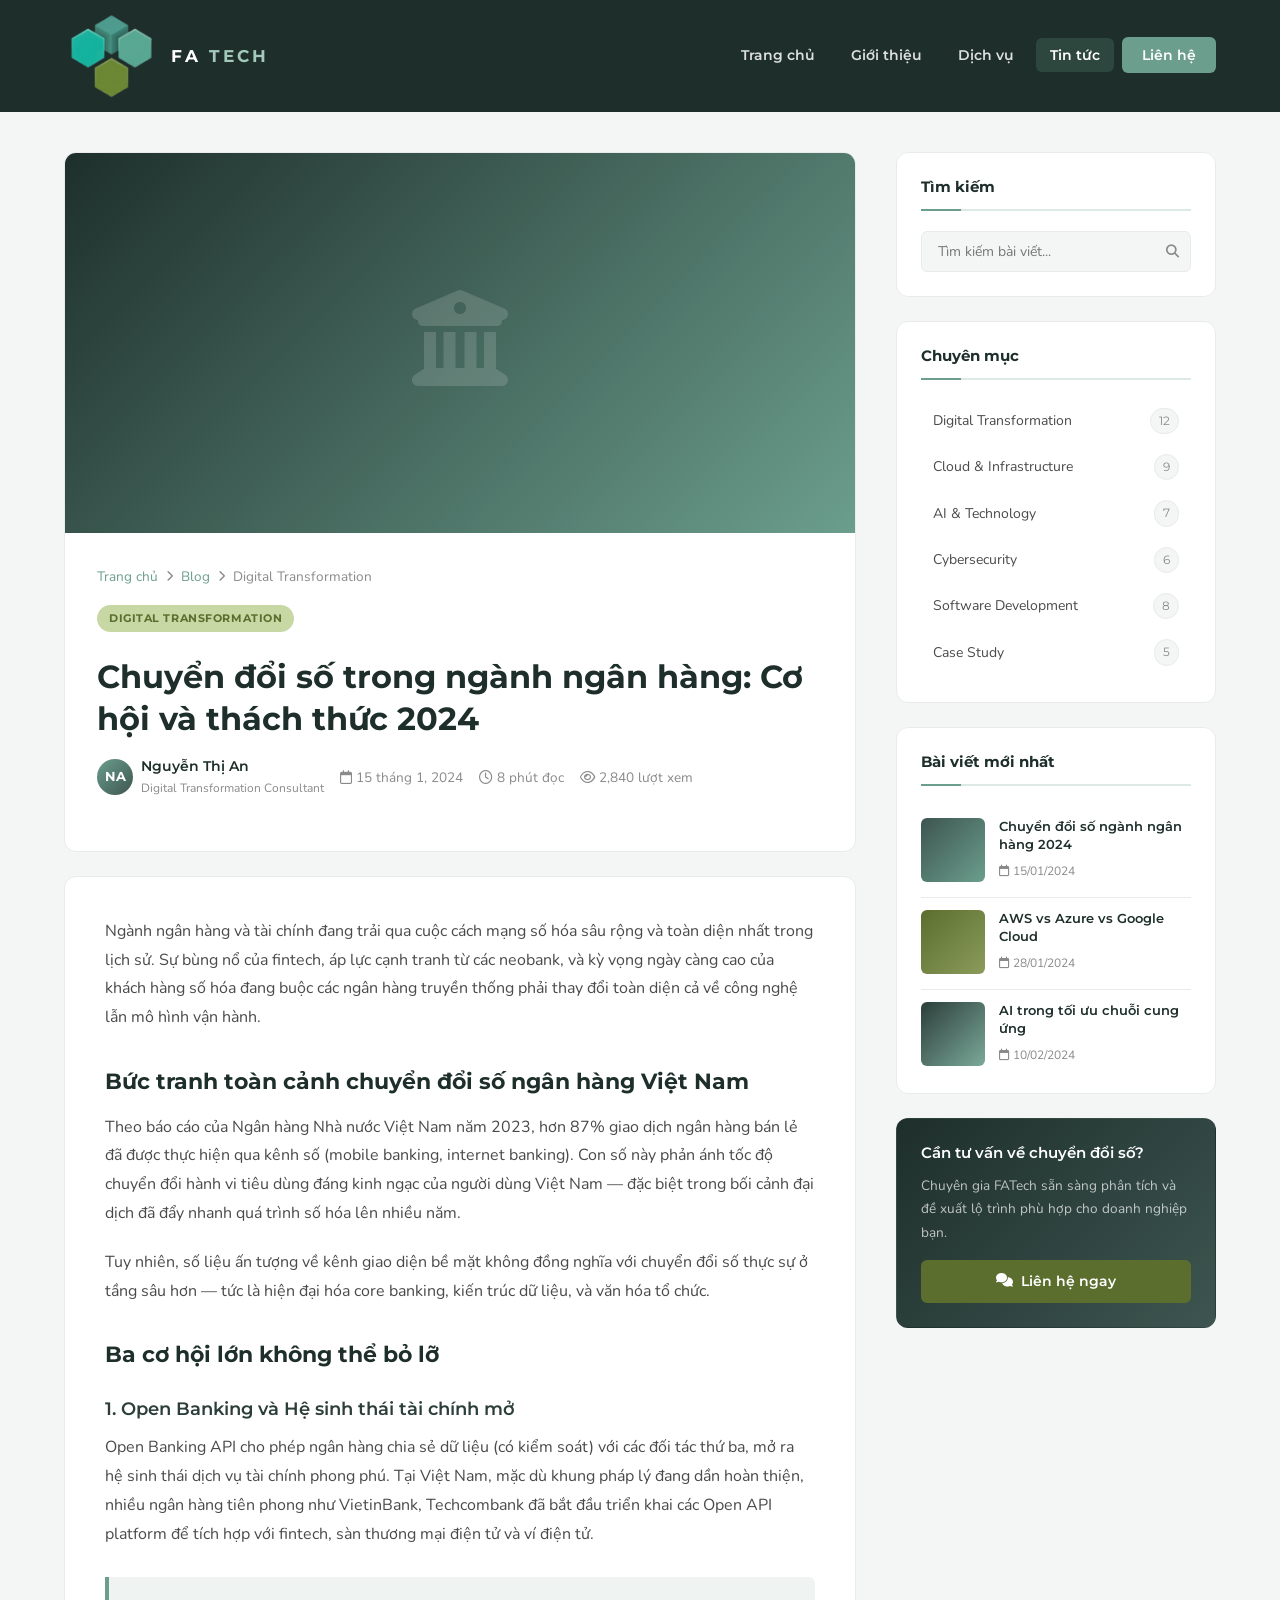
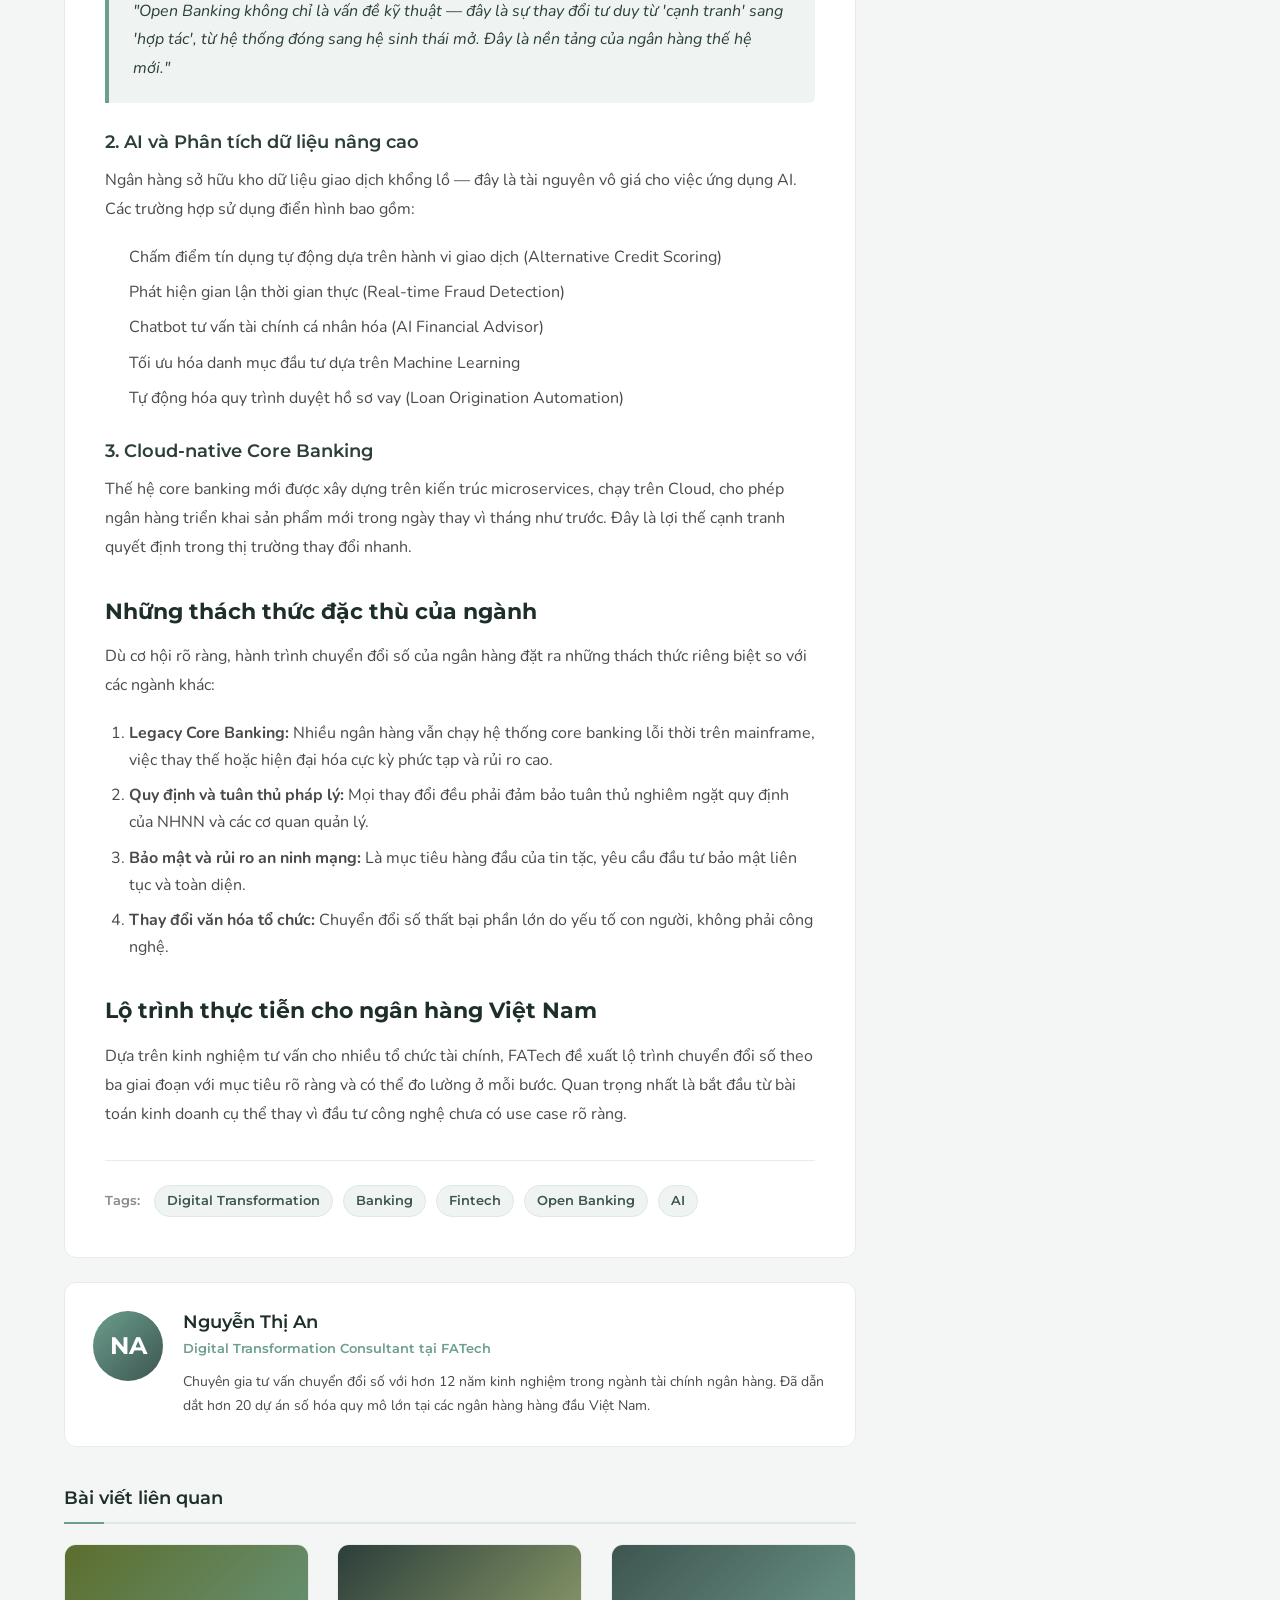
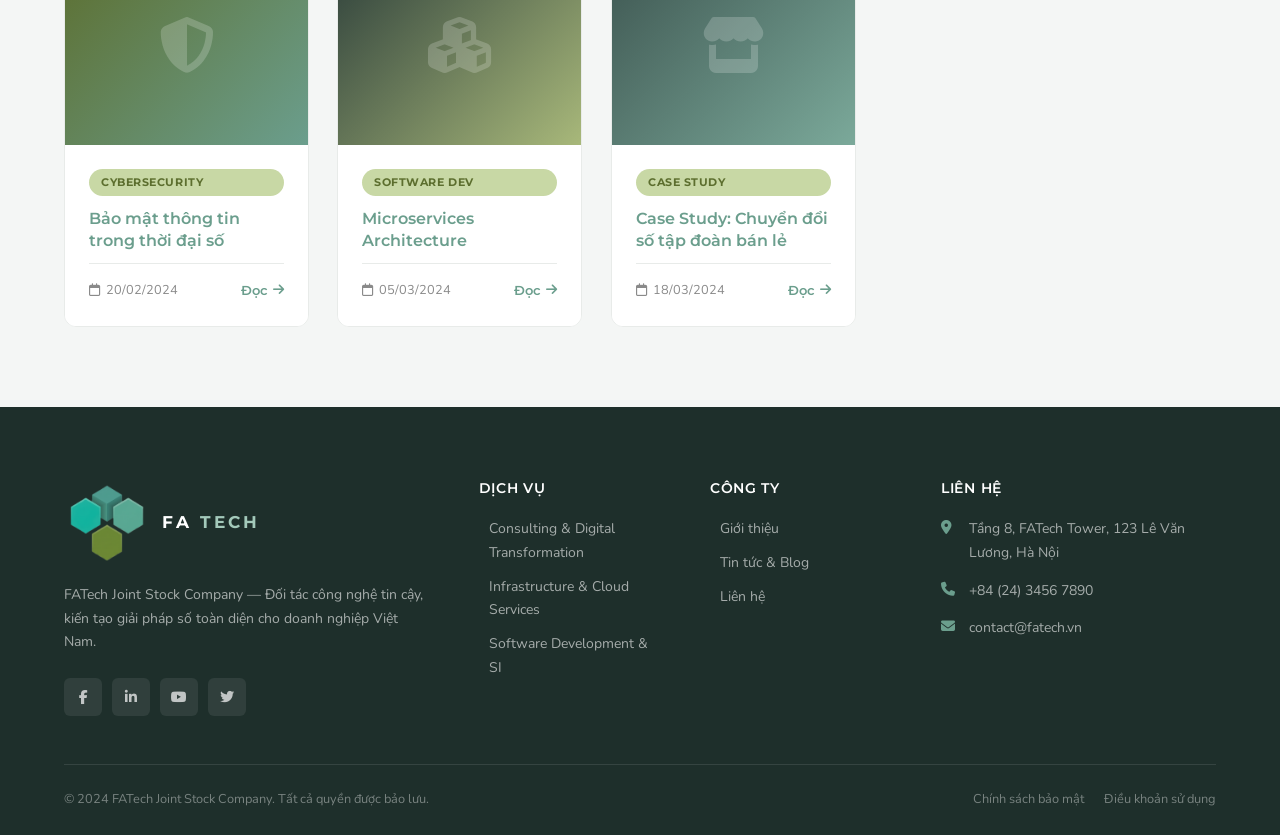
<file: blog-detail.html>
<!DOCTYPE html>
<html lang="vi">
<head>
  <meta charset="UTF-8">
  <meta name="viewport" content="width=device-width, initial-scale=1.0">
  <meta name="description" content="Chuyển đổi số trong ngành ngân hàng: Cơ hội và thách thức 2024 — FATech Blog">
  <title>Chuyển đổi số ngành ngân hàng 2024 — FATech Blog</title>
  <link rel="preconnect" href="https://fonts.googleapis.com">
  <link rel="preconnect" href="https://fonts.gstatic.com" crossorigin>
  <link href="https://fonts.googleapis.com/css2?family=Montserrat:wght@600;700&family=Nunito:wght@400;600;700&display=swap" rel="stylesheet">
  <link rel="stylesheet" href="https://cdnjs.cloudflare.com/ajax/libs/font-awesome/6.4.2/css/all.min.css">
  <link rel="stylesheet" href="css/style.css?v=8">
  <link rel="stylesheet" href="css/animations.css?v=8">
  <link rel="stylesheet" href="css/responsive.css?v=8">
</head>
<body>

<!-- NAVBAR -->
<nav class="navbar" id="navbar" role="navigation" aria-label="Main navigation">
  <div class="container">
    <a href="index.html" class="navbar-logo" aria-label="FATech - Trang chủ">
      <img src="assets/images/logo.png" alt="FATech Logo" class="logo-img">
      <span class="logo-text-brand">FA <span class="tech-part">TECH</span></span>
    </a>
    <nav class="navbar-menu" id="navbarMenu">
      <ul class="navbar-nav">
        <li><a href="index.html">Trang chủ</a></li>
        <li><a href="about.html">Giới thiệu</a></li>
        <li><a href="services.html">Dịch vụ</a></li>
        <li><a href="blog.html" class="active">Tin tức</a></li>
        <li><a href="contact.html" class="btn-primary">Liên hệ</a></li>
      </ul>
    </nav>
    <button class="hamburger" id="hamburger" aria-label="Mở menu" aria-expanded="false" aria-controls="navbarMenu">
      <span></span><span></span><span></span>
    </button>
  </div>
</nav>

<!-- PAGE HERO (Article header) -->
<div style="height:72px;background:var(--primary-900);"></div>

<!-- ARTICLE SECTION -->
<section class="article-section" aria-label="Bài viết">
  <div class="container">
    <div class="article-layout">
      <!-- ARTICLE MAIN -->
      <article>
        <div class="article-header reveal">
          <div class="article-thumb">
            <div class="article-thumb-icon"><i class="fas fa-university"></i></div>
          </div>
          <div class="article-header-content">
            <div class="page-hero-breadcrumb" style="margin-bottom:16px;">
              <a href="index.html" style="color:var(--primary-500);">Trang chủ</a>
              <i class="fas fa-chevron-right" style="font-size:0.7rem;color:var(--neutral-400);"></i>
              <a href="blog.html" style="color:var(--primary-500);">Blog</a>
              <i class="fas fa-chevron-right" style="font-size:0.7rem;color:var(--neutral-400);"></i>
              <span style="color:var(--neutral-400);">Digital Transformation</span>
            </div>
            <span class="blog-card-tag">Digital Transformation</span>
            <h1 style="font-size:clamp(1.5rem,3vw,2rem);margin-top:12px;margin-bottom:16px;color:var(--primary-900);">Chuyển đổi số trong ngành ngân hàng: Cơ hội và thách thức 2024</h1>
            <div class="article-meta-row">
              <div style="display:flex;align-items:center;gap:8px;">
                <div style="width:36px;height:36px;background:linear-gradient(135deg,var(--primary-500),var(--primary-700));border-radius:50%;display:flex;align-items:center;justify-content:center;color:white;font-family:var(--font-heading);font-size:0.8rem;font-weight:700;">NA</div>
                <div>
                  <div style="font-family:var(--font-heading);font-size:0.85rem;font-weight:600;color:var(--primary-900);">Nguyễn Thị An</div>
                  <div style="font-size:0.75rem;color:var(--neutral-400);">Digital Transformation Consultant</div>
                </div>
              </div>
              <span style="color:var(--neutral-400);font-size:0.85rem;"><i class="far fa-calendar"></i> 15 tháng 1, 2024</span>
              <span style="color:var(--neutral-400);font-size:0.85rem;"><i class="far fa-clock"></i> 8 phút đọc</span>
              <span style="color:var(--neutral-400);font-size:0.85rem;"><i class="far fa-eye"></i> 2,840 lượt xem</span>
            </div>
          </div>
        </div>

        <div class="article-body reveal">
          <p>Ngành ngân hàng và tài chính đang trải qua cuộc cách mạng số hóa sâu rộng và toàn diện nhất trong lịch sử. Sự bùng nổ của fintech, áp lực cạnh tranh từ các neobank, và kỳ vọng ngày càng cao của khách hàng số hóa đang buộc các ngân hàng truyền thống phải thay đổi toàn diện cả về công nghệ lẫn mô hình vận hành.</p>

          <h2>Bức tranh toàn cảnh chuyển đổi số ngân hàng Việt Nam</h2>
          <p>Theo báo cáo của Ngân hàng Nhà nước Việt Nam năm 2023, hơn 87% giao dịch ngân hàng bán lẻ đã được thực hiện qua kênh số (mobile banking, internet banking). Con số này phản ánh tốc độ chuyển đổi hành vi tiêu dùng đáng kinh ngạc của người dùng Việt Nam — đặc biệt trong bối cảnh đại dịch đã đẩy nhanh quá trình số hóa lên nhiều năm.</p>
          <p>Tuy nhiên, số liệu ấn tượng về kênh giao diện bề mặt không đồng nghĩa với chuyển đổi số thực sự ở tầng sâu hơn — tức là hiện đại hóa core banking, kiến trúc dữ liệu, và văn hóa tổ chức.</p>

          <h2>Ba cơ hội lớn không thể bỏ lỡ</h2>

          <h3>1. Open Banking và Hệ sinh thái tài chính mở</h3>
          <p>Open Banking API cho phép ngân hàng chia sẻ dữ liệu (có kiểm soát) với các đối tác thứ ba, mở ra hệ sinh thái dịch vụ tài chính phong phú. Tại Việt Nam, mặc dù khung pháp lý đang dần hoàn thiện, nhiều ngân hàng tiên phong như VietinBank, Techcombank đã bắt đầu triển khai các Open API platform để tích hợp với fintech, sàn thương mại điện tử và ví điện tử.</p>

          <div class="article-quote">
            <p>"Open Banking không chỉ là vấn đề kỹ thuật — đây là sự thay đổi tư duy từ 'cạnh tranh' sang 'hợp tác', từ hệ thống đóng sang hệ sinh thái mở. Đây là nền tảng của ngân hàng thế hệ mới."</p>
          </div>

          <h3>2. AI và Phân tích dữ liệu nâng cao</h3>
          <p>Ngân hàng sở hữu kho dữ liệu giao dịch khổng lồ — đây là tài nguyên vô giá cho việc ứng dụng AI. Các trường hợp sử dụng điển hình bao gồm:</p>
          <ul>
            <li>Chấm điểm tín dụng tự động dựa trên hành vi giao dịch (Alternative Credit Scoring)</li>
            <li>Phát hiện gian lận thời gian thực (Real-time Fraud Detection)</li>
            <li>Chatbot tư vấn tài chính cá nhân hóa (AI Financial Advisor)</li>
            <li>Tối ưu hóa danh mục đầu tư dựa trên Machine Learning</li>
            <li>Tự động hóa quy trình duyệt hồ sơ vay (Loan Origination Automation)</li>
          </ul>

          <h3>3. Cloud-native Core Banking</h3>
          <p>Thế hệ core banking mới được xây dựng trên kiến trúc microservices, chạy trên Cloud, cho phép ngân hàng triển khai sản phẩm mới trong ngày thay vì tháng như trước. Đây là lợi thế cạnh tranh quyết định trong thị trường thay đổi nhanh.</p>

          <h2>Những thách thức đặc thù của ngành</h2>
          <p>Dù cơ hội rõ ràng, hành trình chuyển đổi số của ngân hàng đặt ra những thách thức riêng biệt so với các ngành khác:</p>
          <ol>
            <li><strong>Legacy Core Banking:</strong> Nhiều ngân hàng vẫn chạy hệ thống core banking lỗi thời trên mainframe, việc thay thế hoặc hiện đại hóa cực kỳ phức tạp và rủi ro cao.</li>
            <li><strong>Quy định và tuân thủ pháp lý:</strong> Mọi thay đổi đều phải đảm bảo tuân thủ nghiêm ngặt quy định của NHNN và các cơ quan quản lý.</li>
            <li><strong>Bảo mật và rủi ro an ninh mạng:</strong> Là mục tiêu hàng đầu của tin tặc, yêu cầu đầu tư bảo mật liên tục và toàn diện.</li>
            <li><strong>Thay đổi văn hóa tổ chức:</strong> Chuyển đổi số thất bại phần lớn do yếu tố con người, không phải công nghệ.</li>
          </ol>

          <h2>Lộ trình thực tiễn cho ngân hàng Việt Nam</h2>
          <p>Dựa trên kinh nghiệm tư vấn cho nhiều tổ chức tài chính, FATech đề xuất lộ trình chuyển đổi số theo ba giai đoạn với mục tiêu rõ ràng và có thể đo lường ở mỗi bước. Quan trọng nhất là bắt đầu từ bài toán kinh doanh cụ thể thay vì đầu tư công nghệ chưa có use case rõ ràng.</p>

          <div class="article-tags">
            <span style="font-family:var(--font-heading);font-size:0.8rem;color:var(--neutral-400);font-weight:600;margin-right:4px;">Tags:</span>
            <a href="#" class="article-tag">Digital Transformation</a>
            <a href="#" class="article-tag">Banking</a>
            <a href="#" class="article-tag">Fintech</a>
            <a href="#" class="article-tag">Open Banking</a>
            <a href="#" class="article-tag">AI</a>
          </div>
        </div>

        <!-- AUTHOR CARD -->
        <div class="author-card reveal">
          <div class="author-avatar">NA</div>
          <div class="author-info">
            <h4>Nguyễn Thị An</h4>
            <span class="author-role">Digital Transformation Consultant tại FATech</span>
            <p>Chuyên gia tư vấn chuyển đổi số với hơn 12 năm kinh nghiệm trong ngành tài chính ngân hàng. Đã dẫn dắt hơn 20 dự án số hóa quy mô lớn tại các ngân hàng hàng đầu Việt Nam.</p>
          </div>
        </div>

        <!-- RELATED POSTS -->
        <div style="margin-top:40px;">
          <h3 style="margin-bottom:20px;padding-bottom:12px;border-bottom:2px solid var(--primary-100);position:relative;font-size:1.125rem;">
            Bài viết liên quan
            <span style="position:absolute;bottom:-2px;left:0;width:40px;height:2px;background:var(--primary-500);"></span>
          </h3>
          <div class="blog-grid-home reveal-stagger" style="grid-template-columns:repeat(3,1fr);">
            <article class="blog-card">
              <a href="blog-detail.html" class="blog-card-thumb blog-card-thumb-4">
                <div class="blog-card-thumb-icon"><i class="fas fa-shield-alt"></i></div>
              </a>
              <div class="blog-card-body">
                <span class="blog-card-tag">Cybersecurity</span>
                <h3 class="blog-card-title"><a href="blog-detail.html">Bảo mật thông tin trong thời đại số</a></h3>
                <div class="blog-card-meta">
                  <span class="blog-card-date"><i class="far fa-calendar"></i> 20/02/2024</span>
                  <a href="blog-detail.html" class="blog-card-link">Đọc <i class="fas fa-arrow-right"></i></a>
                </div>
              </div>
            </article>
            <article class="blog-card">
              <a href="blog-detail.html" class="blog-card-thumb blog-card-thumb-5">
                <div class="blog-card-thumb-icon"><i class="fas fa-cubes"></i></div>
              </a>
              <div class="blog-card-body">
                <span class="blog-card-tag">Software Dev</span>
                <h3 class="blog-card-title"><a href="blog-detail.html">Microservices Architecture</a></h3>
                <div class="blog-card-meta">
                  <span class="blog-card-date"><i class="far fa-calendar"></i> 05/03/2024</span>
                  <a href="blog-detail.html" class="blog-card-link">Đọc <i class="fas fa-arrow-right"></i></a>
                </div>
              </div>
            </article>
            <article class="blog-card">
              <a href="blog-detail.html" class="blog-card-thumb blog-card-thumb-6">
                <div class="blog-card-thumb-icon"><i class="fas fa-store"></i></div>
              </a>
              <div class="blog-card-body">
                <span class="blog-card-tag">Case Study</span>
                <h3 class="blog-card-title"><a href="blog-detail.html">Case Study: Chuyển đổi số tập đoàn bán lẻ</a></h3>
                <div class="blog-card-meta">
                  <span class="blog-card-date"><i class="far fa-calendar"></i> 18/03/2024</span>
                  <a href="blog-detail.html" class="blog-card-link">Đọc <i class="fas fa-arrow-right"></i></a>
                </div>
              </div>
            </article>
          </div>
        </div>
      </article>

      <!-- SIDEBAR -->
      <aside class="sidebar" aria-label="Sidebar">
        <div class="sidebar-widget">
          <h3 class="sidebar-widget-title">Tìm kiếm</h3>
          <form class="search-input-wrap" role="search">
            <input type="search" placeholder="Tìm kiếm bài viết..." aria-label="Tìm kiếm">
            <button type="submit" aria-label="Tìm kiếm"><i class="fas fa-search"></i></button>
          </form>
        </div>

        <div class="sidebar-widget">
          <h3 class="sidebar-widget-title">Chuyên mục</h3>
          <ul class="category-list">
            <li><a href="#">Digital Transformation <span>12</span></a></li>
            <li><a href="#">Cloud & Infrastructure <span>9</span></a></li>
            <li><a href="#">AI & Technology <span>7</span></a></li>
            <li><a href="#">Cybersecurity <span>6</span></a></li>
            <li><a href="#">Software Development <span>8</span></a></li>
            <li><a href="#">Case Study <span>5</span></a></li>
          </ul>
        </div>

        <div class="sidebar-widget">
          <h3 class="sidebar-widget-title">Bài viết mới nhất</h3>
          <div>
            <div class="recent-post-item">
              <div class="recent-post-thumb recent-post-thumb-1"></div>
              <div class="recent-post-content">
                <a href="blog-detail.html" class="recent-post-title">Chuyển đổi số ngành ngân hàng 2024</a>
                <span class="recent-post-date"><i class="far fa-calendar"></i> 15/01/2024</span>
              </div>
            </div>
            <div class="recent-post-item">
              <div class="recent-post-thumb recent-post-thumb-2"></div>
              <div class="recent-post-content">
                <a href="blog-detail.html" class="recent-post-title">AWS vs Azure vs Google Cloud</a>
                <span class="recent-post-date"><i class="far fa-calendar"></i> 28/01/2024</span>
              </div>
            </div>
            <div class="recent-post-item">
              <div class="recent-post-thumb recent-post-thumb-3"></div>
              <div class="recent-post-content">
                <a href="blog-detail.html" class="recent-post-title">AI trong tối ưu chuỗi cung ứng</a>
                <span class="recent-post-date"><i class="far fa-calendar"></i> 10/02/2024</span>
              </div>
            </div>
          </div>
        </div>

        <div class="sidebar-widget" style="background:linear-gradient(135deg,var(--primary-900),var(--primary-700));border-color:transparent;">
          <h3 style="color:white;font-family:var(--font-heading);font-size:0.95rem;margin-bottom:12px;">Cần tư vấn về chuyển đổi số?</h3>
          <p style="color:rgba(255,255,255,0.7);font-size:0.85rem;margin-bottom:16px;">Chuyên gia FATech sẵn sàng phân tích và đề xuất lộ trình phù hợp cho doanh nghiệp bạn.</p>
          <a href="contact.html" class="btn btn-accent btn-sm" style="width:100%;justify-content:center;">
            <i class="fas fa-comments"></i> Liên hệ ngay
          </a>
        </div>
      </aside>
    </div>
  </div>
</section>

<!-- FOOTER -->
<footer class="footer" aria-label="Footer">
  <div class="container">
    <div class="footer-grid">
      <div class="footer-col footer-about">
        <div class="footer-logo-wrap">
          <img src="assets/images/logo.png" alt="FATech Logo" class="footer-logo-img">
          <span class="footer-logo-text">FA <span style="color:var(--primary-300)">TECH</span></span>
        </div>
        <p class="footer-about-text">FATech Joint Stock Company — Đối tác công nghệ tin cậy, kiến tạo giải pháp số toàn diện cho doanh nghiệp Việt Nam.</p>
        <div class="social-links">
          <a href="#" aria-label="Facebook"><i class="fab fa-facebook-f"></i></a>
          <a href="#" aria-label="LinkedIn"><i class="fab fa-linkedin-in"></i></a>
          <a href="#" aria-label="YouTube"><i class="fab fa-youtube"></i></a>
          <a href="#" aria-label="Twitter"><i class="fab fa-twitter"></i></a>
        </div>
      </div>
      <div class="footer-col">
        <h4>Dịch vụ</h4>
        <ul>
          <li><a href="services.html">Consulting & Digital Transformation</a></li>
          <li><a href="services.html">Infrastructure & Cloud Services</a></li>
          <li><a href="services.html">Software Development & SI</a></li>
        </ul>
      </div>
      <div class="footer-col">
        <h4>Công ty</h4>
        <ul>
          <li><a href="about.html">Giới thiệu</a></li>
          <li><a href="blog.html">Tin tức & Blog</a></li>
          <li><a href="contact.html">Liên hệ</a></li>
        </ul>
      </div>
      <div class="footer-col">
        <h4>Liên hệ</h4>
        <div class="footer-contact-item">
          <i class="fas fa-map-marker-alt"></i>
          <span>Tầng 8, FATech Tower, 123 Lê Văn Lương, Hà Nội</span>
        </div>
        <div class="footer-contact-item">
          <i class="fas fa-phone"></i>
          <span>+84 (24) 3456 7890</span>
        </div>
        <div class="footer-contact-item">
          <i class="fas fa-envelope"></i>
          <span>contact@fatech.vn</span>
        </div>
      </div>
    </div>
    <div class="footer-bottom">
      <p>&copy; 2024 FATech Joint Stock Company. Tất cả quyền được bảo lưu.</p>
      <div class="footer-bottom-links">
        <a href="#">Chính sách bảo mật</a>
        <a href="#">Điều khoản sử dụng</a>
      </div>
    </div>
  </div>
</footer>

<button id="backToTop" aria-label="Về đầu trang" style="position:fixed;bottom:32px;right:32px;width:44px;height:44px;background:var(--primary-500);color:white;border:none;border-radius:50%;cursor:pointer;display:flex;align-items:center;justify-content:center;font-size:1rem;box-shadow:var(--shadow-md);opacity:0;pointer-events:none;transition:all 0.3s ease;z-index:900;">
  <i class="fas fa-chevron-up"></i>
</button>

<script src="js/main.js"></script>
<script src="js/animations.js"></script>
</body>
</html>
</file>
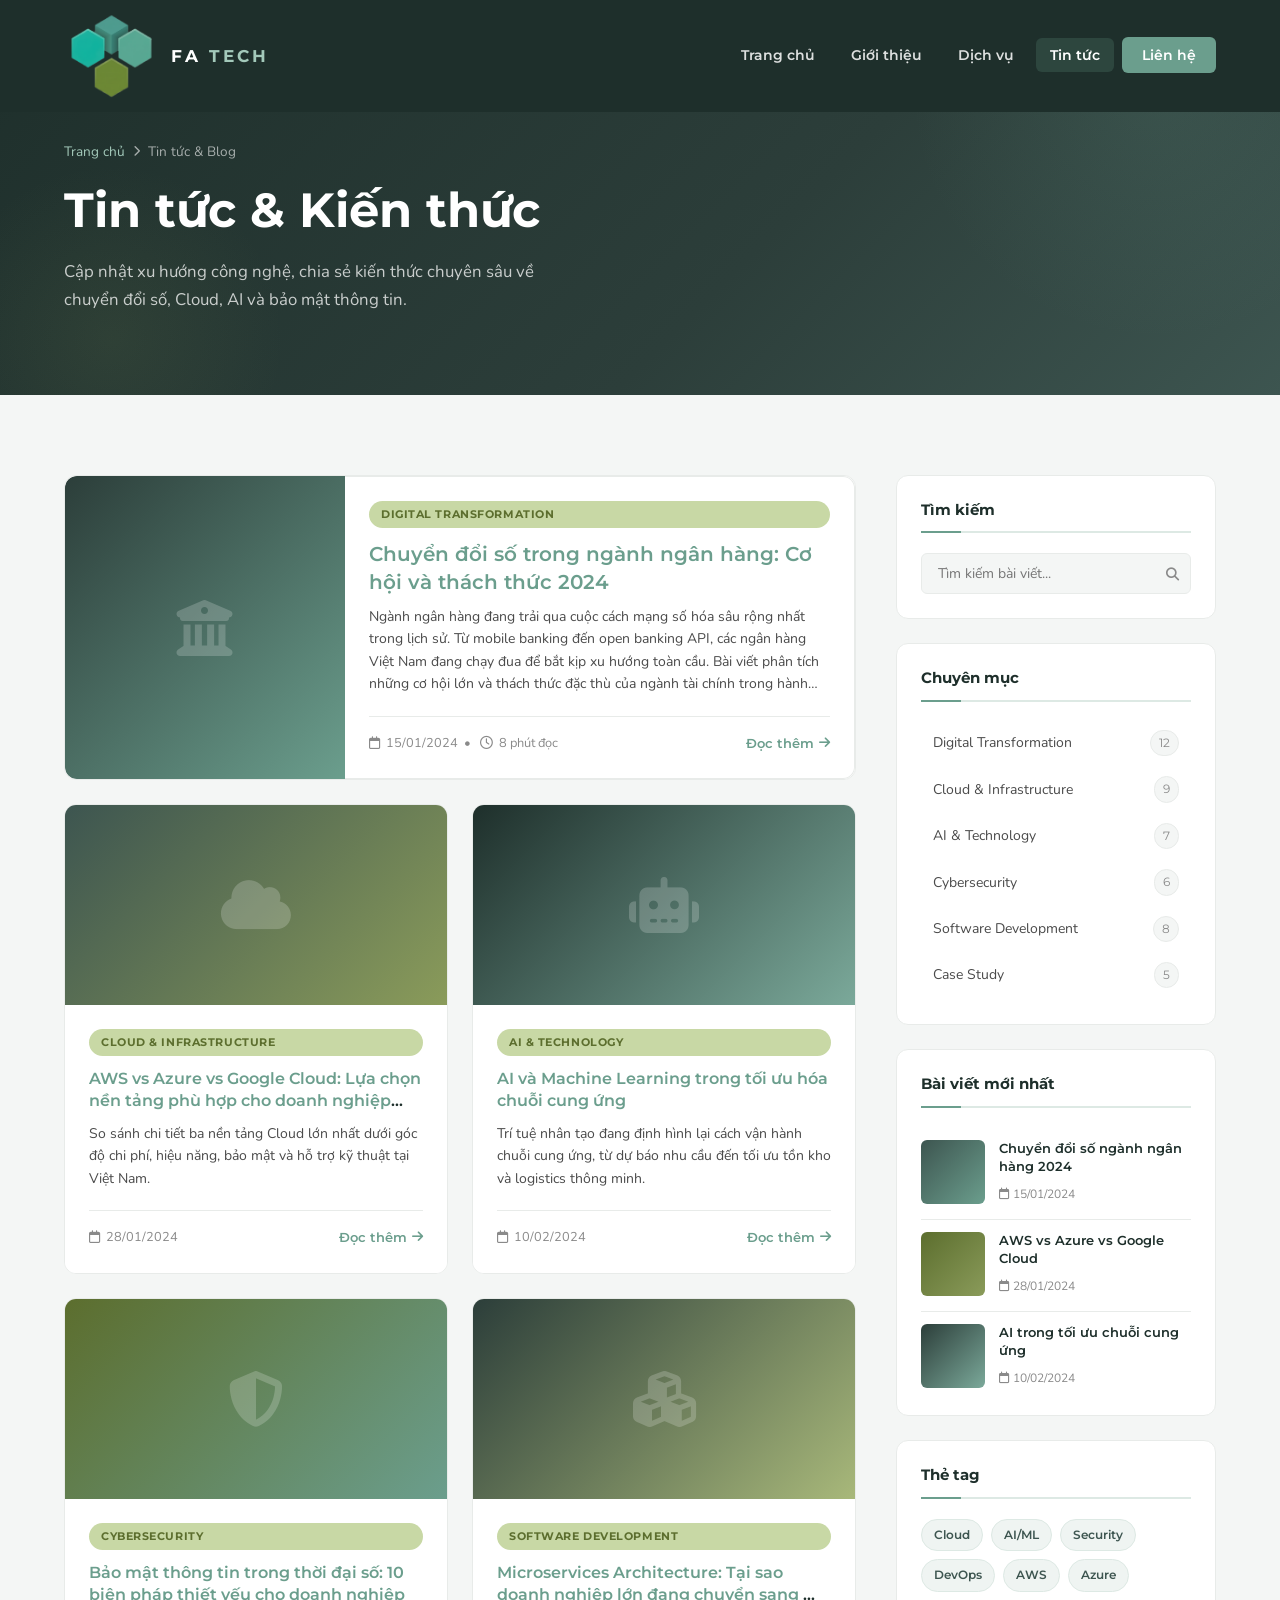
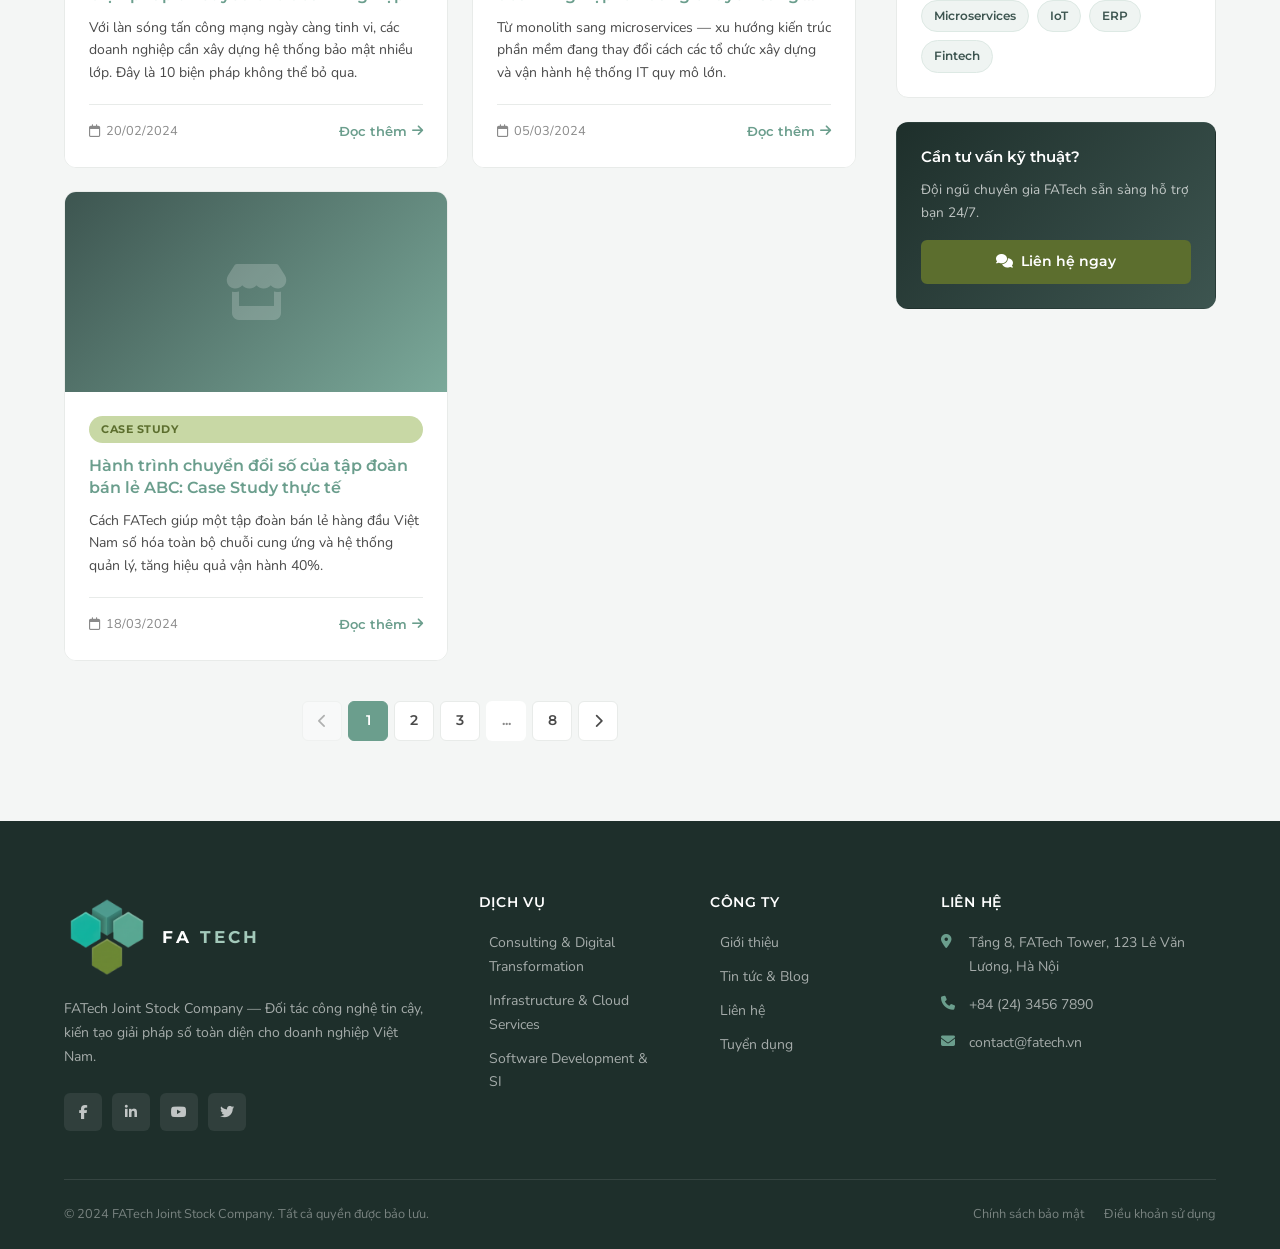
<file: blog.html>
<!DOCTYPE html>
<html lang="vi">
<head>
  <meta charset="UTF-8">
  <meta name="viewport" content="width=device-width, initial-scale=1.0">
  <meta name="description" content="Blog FATech — Cập nhật xu hướng công nghệ, kiến thức chuyển đổi số, Cloud, AI và bảo mật thông tin.">
  <title>Tin tức & Blog — FATech JSC</title>
  <link rel="preconnect" href="https://fonts.googleapis.com">
  <link rel="preconnect" href="https://fonts.gstatic.com" crossorigin>
  <link href="https://fonts.googleapis.com/css2?family=Montserrat:wght@600;700&family=Nunito:wght@400;600;700&display=swap" rel="stylesheet">
  <link rel="stylesheet" href="https://cdnjs.cloudflare.com/ajax/libs/font-awesome/6.4.2/css/all.min.css">
  <link rel="stylesheet" href="css/style.css?v=8">
  <link rel="stylesheet" href="css/animations.css?v=8">
  <link rel="stylesheet" href="css/responsive.css?v=8">
</head>
<body>

<!-- NAVBAR -->
<nav class="navbar" id="navbar" role="navigation" aria-label="Main navigation">
  <div class="container">
    <a href="index.html" class="navbar-logo" aria-label="FATech - Trang chủ">
      <img src="assets/images/logo.png" alt="FATech Logo" class="logo-img">
      <span class="logo-text-brand">FA <span class="tech-part">TECH</span></span>
    </a>
    <nav class="navbar-menu" id="navbarMenu">
      <ul class="navbar-nav">
        <li><a href="index.html">Trang chủ</a></li>
        <li><a href="about.html">Giới thiệu</a></li>
        <li><a href="services.html">Dịch vụ</a></li>
        <li><a href="blog.html" class="active">Tin tức</a></li>
        <li><a href="contact.html" class="btn-primary">Liên hệ</a></li>
      </ul>
    </nav>
    <button class="hamburger" id="hamburger" aria-label="Mở menu" aria-expanded="false" aria-controls="navbarMenu">
      <span></span><span></span><span></span>
    </button>
  </div>
</nav>

<!-- PAGE HERO -->
<section class="page-hero" aria-label="Tin tức Blog">
  <div class="container">
    <div class="page-hero-breadcrumb">
      <a href="index.html">Trang chủ</a>
      <i class="fas fa-chevron-right"></i>
      <span>Tin tức & Blog</span>
    </div>
    <h1>Tin tức & Kiến thức</h1>
    <p>Cập nhật xu hướng công nghệ, chia sẻ kiến thức chuyên sâu về chuyển đổi số, Cloud, AI và bảo mật thông tin.</p>
  </div>
</section>

<!-- BLOG MAIN -->
<section class="blog-main" aria-label="Danh sách bài viết">
  <div class="container">
    <div class="blog-layout">
      <!-- MAIN CONTENT -->
      <main>
        <div class="blog-posts-grid reveal-stagger">
          <!-- Featured post -->
          <article class="blog-card blog-card-full">
            <a href="blog-detail.html" class="blog-card-thumb blog-card-thumb-1">
              <div class="blog-card-thumb-icon"><i class="fas fa-university"></i></div>
            </a>
            <div class="blog-card-body">
              <span class="blog-card-tag">Digital Transformation</span>
              <h2 class="blog-card-title" style="font-size:1.25rem;-webkit-line-clamp:3;">
                <a href="blog-detail.html">Chuyển đổi số trong ngành ngân hàng: Cơ hội và thách thức 2024</a>
              </h2>
              <p class="blog-card-excerpt" style="-webkit-line-clamp:4;">Ngành ngân hàng đang trải qua cuộc cách mạng số hóa sâu rộng nhất trong lịch sử. Từ mobile banking đến open banking API, các ngân hàng Việt Nam đang chạy đua để bắt kịp xu hướng toàn cầu. Bài viết phân tích những cơ hội lớn và thách thức đặc thù của ngành tài chính trong hành trình chuyển đổi số.</p>
              <div class="blog-card-meta">
                <span class="blog-card-date"><i class="far fa-calendar"></i> 15/01/2024 &nbsp;•&nbsp; <i class="far fa-clock"></i> 8 phút đọc</span>
                <a href="blog-detail.html" class="blog-card-link">Đọc thêm <i class="fas fa-arrow-right"></i></a>
              </div>
            </div>
          </article>

          <!-- Post 2 -->
          <article class="blog-card">
            <a href="blog-detail.html" class="blog-card-thumb blog-card-thumb-2">
              <div class="blog-card-thumb-icon"><i class="fas fa-cloud"></i></div>
            </a>
            <div class="blog-card-body">
              <span class="blog-card-tag">Cloud & Infrastructure</span>
              <h3 class="blog-card-title">
                <a href="blog-detail.html">AWS vs Azure vs Google Cloud: Lựa chọn nền tảng phù hợp cho doanh nghiệp Việt</a>
              </h3>
              <p class="blog-card-excerpt">So sánh chi tiết ba nền tảng Cloud lớn nhất dưới góc độ chi phí, hiệu năng, bảo mật và hỗ trợ kỹ thuật tại Việt Nam.</p>
              <div class="blog-card-meta">
                <span class="blog-card-date"><i class="far fa-calendar"></i> 28/01/2024</span>
                <a href="blog-detail.html" class="blog-card-link">Đọc thêm <i class="fas fa-arrow-right"></i></a>
              </div>
            </div>
          </article>

          <!-- Post 3 -->
          <article class="blog-card">
            <a href="blog-detail.html" class="blog-card-thumb blog-card-thumb-3">
              <div class="blog-card-thumb-icon"><i class="fas fa-robot"></i></div>
            </a>
            <div class="blog-card-body">
              <span class="blog-card-tag">AI & Technology</span>
              <h3 class="blog-card-title">
                <a href="blog-detail.html">AI và Machine Learning trong tối ưu hóa chuỗi cung ứng</a>
              </h3>
              <p class="blog-card-excerpt">Trí tuệ nhân tạo đang định hình lại cách vận hành chuỗi cung ứng, từ dự báo nhu cầu đến tối ưu tồn kho và logistics thông minh.</p>
              <div class="blog-card-meta">
                <span class="blog-card-date"><i class="far fa-calendar"></i> 10/02/2024</span>
                <a href="blog-detail.html" class="blog-card-link">Đọc thêm <i class="fas fa-arrow-right"></i></a>
              </div>
            </div>
          </article>

          <!-- Post 4 -->
          <article class="blog-card">
            <a href="blog-detail.html" class="blog-card-thumb blog-card-thumb-4">
              <div class="blog-card-thumb-icon"><i class="fas fa-shield-alt"></i></div>
            </a>
            <div class="blog-card-body">
              <span class="blog-card-tag">Cybersecurity</span>
              <h3 class="blog-card-title">
                <a href="blog-detail.html">Bảo mật thông tin trong thời đại số: 10 biện pháp thiết yếu cho doanh nghiệp</a>
              </h3>
              <p class="blog-card-excerpt">Với làn sóng tấn công mạng ngày càng tinh vi, các doanh nghiệp cần xây dựng hệ thống bảo mật nhiều lớp. Đây là 10 biện pháp không thể bỏ qua.</p>
              <div class="blog-card-meta">
                <span class="blog-card-date"><i class="far fa-calendar"></i> 20/02/2024</span>
                <a href="blog-detail.html" class="blog-card-link">Đọc thêm <i class="fas fa-arrow-right"></i></a>
              </div>
            </div>
          </article>

          <!-- Post 5 -->
          <article class="blog-card">
            <a href="blog-detail.html" class="blog-card-thumb blog-card-thumb-5">
              <div class="blog-card-thumb-icon"><i class="fas fa-cubes"></i></div>
            </a>
            <div class="blog-card-body">
              <span class="blog-card-tag">Software Development</span>
              <h3 class="blog-card-title">
                <a href="blog-detail.html">Microservices Architecture: Tại sao doanh nghiệp lớn đang chuyển sang mô hình này?</a>
              </h3>
              <p class="blog-card-excerpt">Từ monolith sang microservices — xu hướng kiến trúc phần mềm đang thay đổi cách các tổ chức xây dựng và vận hành hệ thống IT quy mô lớn.</p>
              <div class="blog-card-meta">
                <span class="blog-card-date"><i class="far fa-calendar"></i> 05/03/2024</span>
                <a href="blog-detail.html" class="blog-card-link">Đọc thêm <i class="fas fa-arrow-right"></i></a>
              </div>
            </div>
          </article>

          <!-- Post 6 -->
          <article class="blog-card">
            <a href="blog-detail.html" class="blog-card-thumb blog-card-thumb-6">
              <div class="blog-card-thumb-icon"><i class="fas fa-store"></i></div>
            </a>
            <div class="blog-card-body">
              <span class="blog-card-tag">Case Study</span>
              <h3 class="blog-card-title">
                <a href="blog-detail.html">Hành trình chuyển đổi số của tập đoàn bán lẻ ABC: Case Study thực tế</a>
              </h3>
              <p class="blog-card-excerpt">Cách FATech giúp một tập đoàn bán lẻ hàng đầu Việt Nam số hóa toàn bộ chuỗi cung ứng và hệ thống quản lý, tăng hiệu quả vận hành 40%.</p>
              <div class="blog-card-meta">
                <span class="blog-card-date"><i class="far fa-calendar"></i> 18/03/2024</span>
                <a href="blog-detail.html" class="blog-card-link">Đọc thêm <i class="fas fa-arrow-right"></i></a>
              </div>
            </div>
          </article>
        </div>

        <!-- PAGINATION -->
        <div class="pagination-wrap">
          <nav class="pagination" aria-label="Phân trang">
            <button class="page-btn" disabled aria-label="Trang trước"><i class="fas fa-chevron-left"></i></button>
            <a class="page-btn active" href="#" aria-current="page">1</a>
            <a class="page-btn" href="#">2</a>
            <a class="page-btn" href="#">3</a>
            <span class="page-btn" style="border:none;cursor:default;color:var(--neutral-400);">...</span>
            <a class="page-btn" href="#">8</a>
            <a class="page-btn" href="#" aria-label="Trang sau"><i class="fas fa-chevron-right"></i></a>
          </nav>
        </div>
      </main>

      <!-- SIDEBAR -->
      <aside class="sidebar" aria-label="Sidebar">
        <!-- Search -->
        <div class="sidebar-widget">
          <h3 class="sidebar-widget-title">Tìm kiếm</h3>
          <form class="search-input-wrap" role="search">
            <input type="search" placeholder="Tìm kiếm bài viết..." aria-label="Tìm kiếm">
            <button type="submit" aria-label="Tìm kiếm"><i class="fas fa-search"></i></button>
          </form>
        </div>

        <!-- Categories -->
        <div class="sidebar-widget">
          <h3 class="sidebar-widget-title">Chuyên mục</h3>
          <ul class="category-list">
            <li>
              <a href="#">
                Digital Transformation
                <span>12</span>
              </a>
            </li>
            <li>
              <a href="#">
                Cloud & Infrastructure
                <span>9</span>
              </a>
            </li>
            <li>
              <a href="#">
                AI & Technology
                <span>7</span>
              </a>
            </li>
            <li>
              <a href="#">
                Cybersecurity
                <span>6</span>
              </a>
            </li>
            <li>
              <a href="#">
                Software Development
                <span>8</span>
              </a>
            </li>
            <li>
              <a href="#">
                Case Study
                <span>5</span>
              </a>
            </li>
          </ul>
        </div>

        <!-- Recent Posts -->
        <div class="sidebar-widget">
          <h3 class="sidebar-widget-title">Bài viết mới nhất</h3>
          <div>
            <div class="recent-post-item">
              <div class="recent-post-thumb recent-post-thumb-1"></div>
              <div class="recent-post-content">
                <a href="blog-detail.html" class="recent-post-title">Chuyển đổi số ngành ngân hàng 2024</a>
                <span class="recent-post-date"><i class="far fa-calendar"></i> 15/01/2024</span>
              </div>
            </div>
            <div class="recent-post-item">
              <div class="recent-post-thumb recent-post-thumb-2"></div>
              <div class="recent-post-content">
                <a href="blog-detail.html" class="recent-post-title">AWS vs Azure vs Google Cloud</a>
                <span class="recent-post-date"><i class="far fa-calendar"></i> 28/01/2024</span>
              </div>
            </div>
            <div class="recent-post-item">
              <div class="recent-post-thumb recent-post-thumb-3"></div>
              <div class="recent-post-content">
                <a href="blog-detail.html" class="recent-post-title">AI trong tối ưu chuỗi cung ứng</a>
                <span class="recent-post-date"><i class="far fa-calendar"></i> 10/02/2024</span>
              </div>
            </div>
          </div>
        </div>

        <!-- Tags -->
        <div class="sidebar-widget">
          <h3 class="sidebar-widget-title">Thẻ tag</h3>
          <div style="display:flex;flex-wrap:wrap;gap:8px;">
            <a href="#" style="background:var(--primary-50);color:var(--primary-700);font-family:var(--font-heading);font-size:0.75rem;font-weight:600;padding:5px 12px;border-radius:20px;border:1px solid var(--primary-100);text-decoration:none;transition:all 0.3s ease;" onmouseover="this.style.background='var(--primary-500)';this.style.color='white'" onmouseout="this.style.background='var(--primary-50)';this.style.color='var(--primary-700)'">Cloud</a>
            <a href="#" style="background:var(--primary-50);color:var(--primary-700);font-family:var(--font-heading);font-size:0.75rem;font-weight:600;padding:5px 12px;border-radius:20px;border:1px solid var(--primary-100);text-decoration:none;transition:all 0.3s ease;" onmouseover="this.style.background='var(--primary-500)';this.style.color='white'" onmouseout="this.style.background='var(--primary-50)';this.style.color='var(--primary-700)'">AI/ML</a>
            <a href="#" style="background:var(--primary-50);color:var(--primary-700);font-family:var(--font-heading);font-size:0.75rem;font-weight:600;padding:5px 12px;border-radius:20px;border:1px solid var(--primary-100);text-decoration:none;transition:all 0.3s ease;" onmouseover="this.style.background='var(--primary-500)';this.style.color='white'" onmouseout="this.style.background='var(--primary-50)';this.style.color='var(--primary-700)'">Security</a>
            <a href="#" style="background:var(--primary-50);color:var(--primary-700);font-family:var(--font-heading);font-size:0.75rem;font-weight:600;padding:5px 12px;border-radius:20px;border:1px solid var(--primary-100);text-decoration:none;transition:all 0.3s ease;" onmouseover="this.style.background='var(--primary-500)';this.style.color='white'" onmouseout="this.style.background='var(--primary-50)';this.style.color='var(--primary-700)'">DevOps</a>
            <a href="#" style="background:var(--primary-50);color:var(--primary-700);font-family:var(--font-heading);font-size:0.75rem;font-weight:600;padding:5px 12px;border-radius:20px;border:1px solid var(--primary-100);text-decoration:none;transition:all 0.3s ease;" onmouseover="this.style.background='var(--primary-500)';this.style.color='white'" onmouseout="this.style.background='var(--primary-50)';this.style.color='var(--primary-700)'">AWS</a>
            <a href="#" style="background:var(--primary-50);color:var(--primary-700);font-family:var(--font-heading);font-size:0.75rem;font-weight:600;padding:5px 12px;border-radius:20px;border:1px solid var(--primary-100);text-decoration:none;transition:all 0.3s ease;" onmouseover="this.style.background='var(--primary-500)';this.style.color='white'" onmouseout="this.style.background='var(--primary-50)';this.style.color='var(--primary-700)'">Azure</a>
            <a href="#" style="background:var(--primary-50);color:var(--primary-700);font-family:var(--font-heading);font-size:0.75rem;font-weight:600;padding:5px 12px;border-radius:20px;border:1px solid var(--primary-100);text-decoration:none;transition:all 0.3s ease;" onmouseover="this.style.background='var(--primary-500)';this.style.color='white'" onmouseout="this.style.background='var(--primary-50)';this.style.color='var(--primary-700)'">Microservices</a>
            <a href="#" style="background:var(--primary-50);color:var(--primary-700);font-family:var(--font-heading);font-size:0.75rem;font-weight:600;padding:5px 12px;border-radius:20px;border:1px solid var(--primary-100);text-decoration:none;transition:all 0.3s ease;" onmouseover="this.style.background='var(--primary-500)';this.style.color='white'" onmouseout="this.style.background='var(--primary-50)';this.style.color='var(--primary-700)'">IoT</a>
            <a href="#" style="background:var(--primary-50);color:var(--primary-700);font-family:var(--font-heading);font-size:0.75rem;font-weight:600;padding:5px 12px;border-radius:20px;border:1px solid var(--primary-100);text-decoration:none;transition:all 0.3s ease;" onmouseover="this.style.background='var(--primary-500)';this.style.color='white'" onmouseout="this.style.background='var(--primary-50)';this.style.color='var(--primary-700)'">ERP</a>
            <a href="#" style="background:var(--primary-50);color:var(--primary-700);font-family:var(--font-heading);font-size:0.75rem;font-weight:600;padding:5px 12px;border-radius:20px;border:1px solid var(--primary-100);text-decoration:none;transition:all 0.3s ease;" onmouseover="this.style.background='var(--primary-500)';this.style.color='white'" onmouseout="this.style.background='var(--primary-50)';this.style.color='var(--primary-700)'">Fintech</a>
          </div>
        </div>

        <!-- CTA Widget -->
        <div class="sidebar-widget" style="background:linear-gradient(135deg,var(--primary-900),var(--primary-700));border-color:transparent;">
          <h3 style="color:white;font-family:var(--font-heading);font-size:0.95rem;margin-bottom:12px;">Cần tư vấn kỹ thuật?</h3>
          <p style="color:rgba(255,255,255,0.7);font-size:0.85rem;margin-bottom:16px;">Đội ngũ chuyên gia FATech sẵn sàng hỗ trợ bạn 24/7.</p>
          <a href="contact.html" class="btn btn-accent btn-sm" style="width:100%;justify-content:center;">
            <i class="fas fa-comments"></i> Liên hệ ngay
          </a>
        </div>
      </aside>
    </div>
  </div>
</section>

<!-- FOOTER -->
<footer class="footer" aria-label="Footer">
  <div class="container">
    <div class="footer-grid">
      <div class="footer-col footer-about">
        <div class="footer-logo-wrap">
          <img src="assets/images/logo.png" alt="FATech Logo" class="footer-logo-img">
          <span class="footer-logo-text">FA <span style="color:var(--primary-300)">TECH</span></span>
        </div>
        <p class="footer-about-text">FATech Joint Stock Company — Đối tác công nghệ tin cậy, kiến tạo giải pháp số toàn diện cho doanh nghiệp Việt Nam.</p>
        <div class="social-links">
          <a href="#" aria-label="Facebook"><i class="fab fa-facebook-f"></i></a>
          <a href="#" aria-label="LinkedIn"><i class="fab fa-linkedin-in"></i></a>
          <a href="#" aria-label="YouTube"><i class="fab fa-youtube"></i></a>
          <a href="#" aria-label="Twitter"><i class="fab fa-twitter"></i></a>
        </div>
      </div>
      <div class="footer-col">
        <h4>Dịch vụ</h4>
        <ul>
          <li><a href="services.html">Consulting & Digital Transformation</a></li>
          <li><a href="services.html">Infrastructure & Cloud Services</a></li>
          <li><a href="services.html">Software Development & SI</a></li>
        </ul>
      </div>
      <div class="footer-col">
        <h4>Công ty</h4>
        <ul>
          <li><a href="about.html">Giới thiệu</a></li>
          <li><a href="blog.html">Tin tức & Blog</a></li>
          <li><a href="contact.html">Liên hệ</a></li>
          <li><a href="#">Tuyển dụng</a></li>
        </ul>
      </div>
      <div class="footer-col">
        <h4>Liên hệ</h4>
        <div class="footer-contact-item">
          <i class="fas fa-map-marker-alt"></i>
          <span>Tầng 8, FATech Tower, 123 Lê Văn Lương, Hà Nội</span>
        </div>
        <div class="footer-contact-item">
          <i class="fas fa-phone"></i>
          <span>+84 (24) 3456 7890</span>
        </div>
        <div class="footer-contact-item">
          <i class="fas fa-envelope"></i>
          <span>contact@fatech.vn</span>
        </div>
      </div>
    </div>
    <div class="footer-bottom">
      <p>&copy; 2024 FATech Joint Stock Company. Tất cả quyền được bảo lưu.</p>
      <div class="footer-bottom-links">
        <a href="#">Chính sách bảo mật</a>
        <a href="#">Điều khoản sử dụng</a>
      </div>
    </div>
  </div>
</footer>

<button id="backToTop" aria-label="Về đầu trang" style="position:fixed;bottom:32px;right:32px;width:44px;height:44px;background:var(--primary-500);color:white;border:none;border-radius:50%;cursor:pointer;display:flex;align-items:center;justify-content:center;font-size:1rem;box-shadow:var(--shadow-md);opacity:0;pointer-events:none;transition:all 0.3s ease;z-index:900;">
  <i class="fas fa-chevron-up"></i>
</button>

<script src="js/main.js"></script>
<script src="js/animations.js"></script>
</body>
</html>
</file>
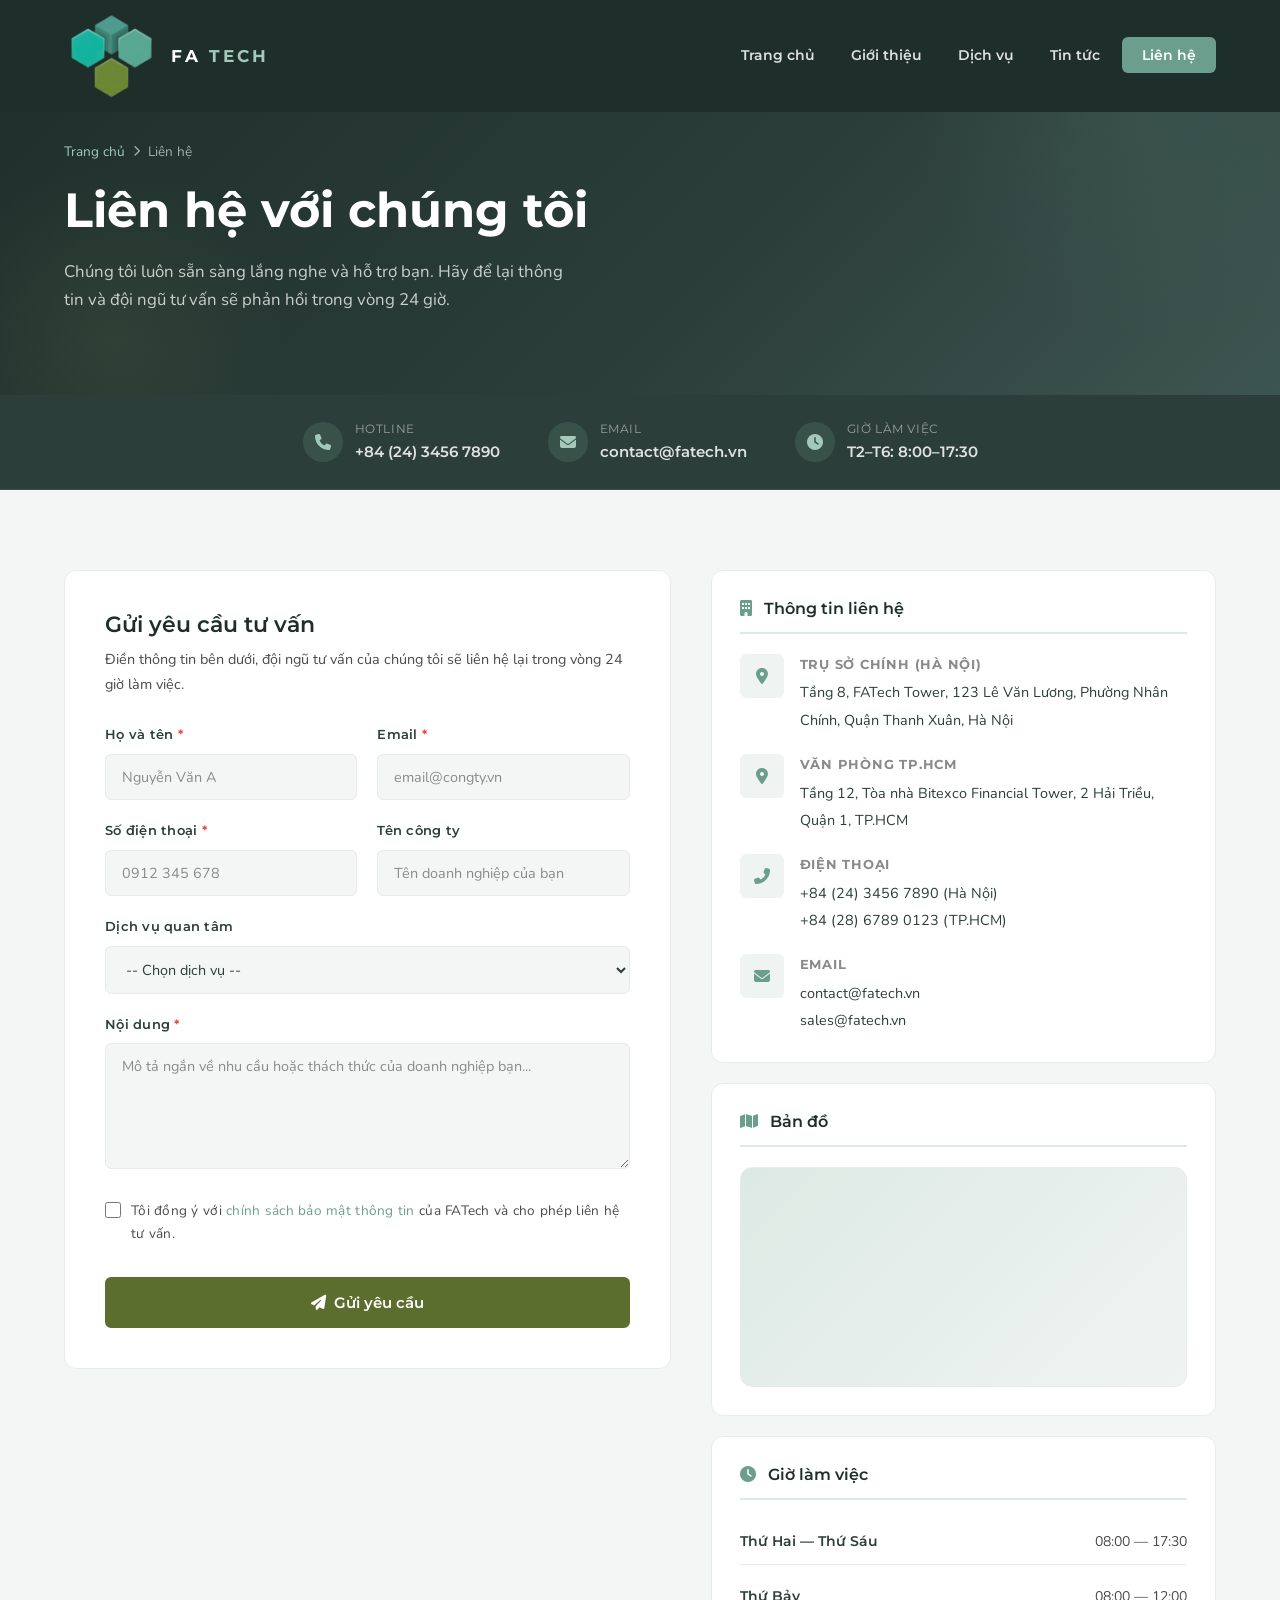
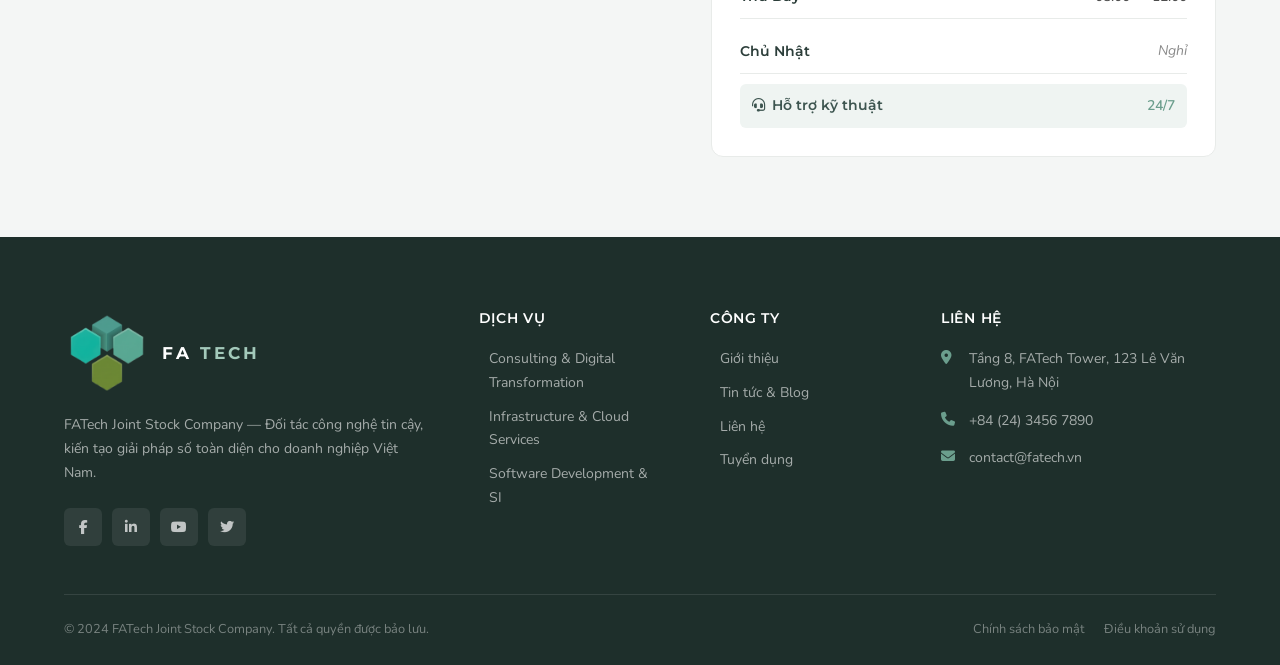
<file: contact.html>
<!DOCTYPE html>
<html lang="vi">
<head>
  <meta charset="UTF-8">
  <meta name="viewport" content="width=device-width, initial-scale=1.0">
  <meta name="description" content="Liên hệ với FATech JSC — Tư vấn giải pháp công nghệ, chuyển đổi số và phát triển phần mềm.">
  <title>Liên hệ — FATech JSC</title>
  <link rel="preconnect" href="https://fonts.googleapis.com">
  <link rel="preconnect" href="https://fonts.gstatic.com" crossorigin>
  <link href="https://fonts.googleapis.com/css2?family=Montserrat:wght@600;700&family=Nunito:wght@400;600;700&display=swap" rel="stylesheet">
  <link rel="stylesheet" href="https://cdnjs.cloudflare.com/ajax/libs/font-awesome/6.4.2/css/all.min.css">
  <link rel="stylesheet" href="css/style.css?v=8">
  <link rel="stylesheet" href="css/animations.css?v=8">
  <link rel="stylesheet" href="css/responsive.css?v=8">
</head>
<body>

<!-- NAVBAR -->
<nav class="navbar" id="navbar" role="navigation" aria-label="Main navigation">
  <div class="container">
    <a href="index.html" class="navbar-logo" aria-label="FATech - Trang chủ">
      <img src="assets/images/logo.png" alt="FATech Logo" class="logo-img">
      <span class="logo-text-brand">FA <span class="tech-part">TECH</span></span>
    </a>
    <nav class="navbar-menu" id="navbarMenu">
      <ul class="navbar-nav">
        <li><a href="index.html">Trang chủ</a></li>
        <li><a href="about.html">Giới thiệu</a></li>
        <li><a href="services.html">Dịch vụ</a></li>
        <li><a href="blog.html">Tin tức</a></li>
        <li><a href="contact.html" class="active btn-primary">Liên hệ</a></li>
      </ul>
    </nav>
    <button class="hamburger" id="hamburger" aria-label="Mở menu" aria-expanded="false" aria-controls="navbarMenu">
      <span></span><span></span><span></span>
    </button>
  </div>
</nav>

<!-- PAGE HERO -->
<section class="page-hero" aria-label="Liên hệ">
  <div class="container">
    <div class="page-hero-breadcrumb">
      <a href="index.html">Trang chủ</a>
      <i class="fas fa-chevron-right"></i>
      <span>Liên hệ</span>
    </div>
    <h1>Liên hệ với chúng tôi</h1>
    <p>Chúng tôi luôn sẵn sàng lắng nghe và hỗ trợ bạn. Hãy để lại thông tin và đội ngũ tư vấn sẽ phản hồi trong vòng 24 giờ.</p>
  </div>
</section>

<!-- CONTACT INFO STRIP -->
<div style="background:var(--primary-800);padding:24px 0;border-bottom:1px solid rgba(255,255,255,0.08);">
  <div class="container">
    <div style="display:flex;align-items:center;justify-content:center;gap:48px;flex-wrap:wrap;">
      <div style="display:flex;align-items:center;gap:12px;color:rgba(255,255,255,0.85);">
        <div style="width:40px;height:40px;background:rgba(107,158,141,0.2);border-radius:50%;display:flex;align-items:center;justify-content:center;color:var(--primary-300);font-size:1rem;">
          <i class="fas fa-phone"></i>
        </div>
        <div>
          <div style="font-size:0.75rem;color:rgba(255,255,255,0.5);font-family:var(--font-heading);text-transform:uppercase;letter-spacing:0.05em;">Hotline</div>
          <div style="font-family:var(--font-heading);font-weight:600;font-size:0.95rem;">+84 (24) 3456 7890</div>
        </div>
      </div>
      <div style="display:flex;align-items:center;gap:12px;color:rgba(255,255,255,0.85);">
        <div style="width:40px;height:40px;background:rgba(107,158,141,0.2);border-radius:50%;display:flex;align-items:center;justify-content:center;color:var(--primary-300);font-size:1rem;">
          <i class="fas fa-envelope"></i>
        </div>
        <div>
          <div style="font-size:0.75rem;color:rgba(255,255,255,0.5);font-family:var(--font-heading);text-transform:uppercase;letter-spacing:0.05em;">Email</div>
          <div style="font-family:var(--font-heading);font-weight:600;font-size:0.95rem;">contact@fatech.vn</div>
        </div>
      </div>
      <div style="display:flex;align-items:center;gap:12px;color:rgba(255,255,255,0.85);">
        <div style="width:40px;height:40px;background:rgba(107,158,141,0.2);border-radius:50%;display:flex;align-items:center;justify-content:center;color:var(--primary-300);font-size:1rem;">
          <i class="fas fa-clock"></i>
        </div>
        <div>
          <div style="font-size:0.75rem;color:rgba(255,255,255,0.5);font-family:var(--font-heading);text-transform:uppercase;letter-spacing:0.05em;">Giờ làm việc</div>
          <div style="font-family:var(--font-heading);font-weight:600;font-size:0.95rem;">T2–T6: 8:00–17:30</div>
        </div>
      </div>
    </div>
  </div>
</div>

<!-- CONTACT SECTION -->
<section class="contact-section" aria-label="Form liên hệ và thông tin">
  <div class="container">
    <div class="contact-layout">
      <!-- CONTACT FORM -->
      <div class="contact-form-wrap reveal-left">
        <h3>Gửi yêu cầu tư vấn</h3>
        <p>Điền thông tin bên dưới, đội ngũ tư vấn của chúng tôi sẽ liên hệ lại trong vòng 24 giờ làm việc.</p>
        <form id="contactForm" novalidate>
          <div class="form-row">
            <div class="form-group">
              <label for="fullName">Họ và tên <span>*</span></label>
              <input type="text" id="fullName" name="fullName" class="form-control" placeholder="Nguyễn Văn A" required>
            </div>
            <div class="form-group">
              <label for="email">Email <span>*</span></label>
              <input type="email" id="email" name="email" class="form-control" placeholder="email@congty.vn" required>
            </div>
          </div>
          <div class="form-row">
            <div class="form-group">
              <label for="phone">Số điện thoại <span>*</span></label>
              <input type="tel" id="phone" name="phone" class="form-control" placeholder="0912 345 678" required>
            </div>
            <div class="form-group">
              <label for="company">Tên công ty</label>
              <input type="text" id="company" name="company" class="form-control" placeholder="Tên doanh nghiệp của bạn">
            </div>
          </div>
          <div class="form-group">
            <label for="service">Dịch vụ quan tâm</label>
            <select id="service" name="service" class="form-control">
              <option value="" disabled selected>-- Chọn dịch vụ --</option>
              <option value="consulting">Consulting & Digital Transformation</option>
              <option value="cloud">Infrastructure & Cloud Services</option>
              <option value="software">Software Development & SI</option>
              <option value="cybersecurity">Cybersecurity</option>
              <option value="managed">Managed Services</option>
              <option value="other">Khác</option>
            </select>
          </div>
          <div class="form-group">
            <label for="message">Nội dung <span>*</span></label>
            <textarea id="message" name="message" class="form-control" rows="5" placeholder="Mô tả ngắn về nhu cầu hoặc thách thức của doanh nghiệp bạn..." required></textarea>
          </div>
          <div class="form-group" style="display:flex;align-items:flex-start;gap:10px;margin-bottom:24px;">
            <input type="checkbox" id="agree" name="agree" style="margin-top:3px;accent-color:var(--primary-500);width:16px;height:16px;flex-shrink:0;cursor:pointer;" required>
            <label for="agree" style="font-size:0.85rem;color:var(--neutral-600);cursor:pointer;font-family:var(--font-body);font-weight:400;">Tôi đồng ý với <a href="#" style="color:var(--primary-500);">chính sách bảo mật thông tin</a> của FATech và cho phép liên hệ tư vấn.</label>
          </div>
          <div class="form-submit">
            <button type="submit" class="btn btn-accent">
              <i class="fas fa-paper-plane"></i> Gửi yêu cầu
            </button>
          </div>
        </form>
      </div>

      <!-- CONTACT INFO -->
      <div class="contact-info-wrap reveal-right">
        <!-- Company Info -->
        <div class="contact-info-card">
          <h4><i class="fas fa-building" style="color:var(--primary-500);margin-right:8px;"></i> Thông tin liên hệ</h4>
          <div class="contact-detail-item">
            <div class="contact-detail-icon"><i class="fas fa-map-marker-alt"></i></div>
            <div class="contact-detail-text">
              <strong>Trụ sở chính (Hà Nội)</strong>
              <span>Tầng 8, FATech Tower, 123 Lê Văn Lương, Phường Nhân Chính, Quận Thanh Xuân, Hà Nội</span>
            </div>
          </div>
          <div class="contact-detail-item">
            <div class="contact-detail-icon"><i class="fas fa-map-marker-alt"></i></div>
            <div class="contact-detail-text">
              <strong>Văn phòng TP.HCM</strong>
              <span>Tầng 12, Tòa nhà Bitexco Financial Tower, 2 Hải Triều, Quận 1, TP.HCM</span>
            </div>
          </div>
          <div class="contact-detail-item">
            <div class="contact-detail-icon"><i class="fas fa-phone-alt"></i></div>
            <div class="contact-detail-text">
              <strong>Điện thoại</strong>
              <span>+84 (24) 3456 7890 (Hà Nội)<br>+84 (28) 6789 0123 (TP.HCM)</span>
            </div>
          </div>
          <div class="contact-detail-item">
            <div class="contact-detail-icon"><i class="fas fa-envelope"></i></div>
            <div class="contact-detail-text">
              <strong>Email</strong>
              <span>contact@fatech.vn<br>sales@fatech.vn</span>
            </div>
          </div>
        </div>

        <!-- Map -->
        <div class="contact-info-card">
          <h4><i class="fas fa-map" style="color:var(--primary-500);margin-right:8px;"></i> Bản đồ</h4>
          <div class="map-placeholder">
            <iframe
              src="https://www.google.com/maps/embed?pb=!1m18!1m12!1m3!1d3724.696!2d105.8131!3d21.0027!2m3!1f0!2f0!3f0!3m2!1i1024!2i768!4f13.1!3m3!1m2!1s0x0%3A0x0!2zMjHCsDAwJzA5LjciTiAxMDXCsDQ4JzQ3LjIiRQ!5e0!3m2!1svi!2svn!4v1234567890"
              allowfullscreen=""
              loading="lazy"
              referrerpolicy="no-referrer-when-downgrade"
              title="Bản đồ vị trí FATech"
              style="width:100%;height:220px;border:none;border-radius:var(--radius-sm);"
            ></iframe>
          </div>
        </div>

        <!-- Working Hours -->
        <div class="contact-info-card">
          <h4><i class="fas fa-clock" style="color:var(--primary-500);margin-right:8px;"></i> Giờ làm việc</h4>
          <div class="working-hours-list">
            <div class="wh-item">
              <span class="wh-day">Thứ Hai — Thứ Sáu</span>
              <span class="wh-time">08:00 — 17:30</span>
            </div>
            <div class="wh-item">
              <span class="wh-day">Thứ Bảy</span>
              <span class="wh-time">08:00 — 12:00</span>
            </div>
            <div class="wh-item">
              <span class="wh-day">Chủ Nhật</span>
              <span class="wh-time wh-closed">Nghỉ</span>
            </div>
            <div class="wh-item" style="border:none;background:var(--primary-50);padding:10px 12px;border-radius:var(--radius-sm);">
              <span class="wh-day" style="color:var(--primary-700);display:flex;align-items:center;gap:6px;"><i class="fas fa-headset"></i> Hỗ trợ kỹ thuật</span>
              <span class="wh-time" style="color:var(--primary-500);font-weight:600;">24/7</span>
            </div>
          </div>
        </div>
      </div>
    </div>
  </div>
</section>

<!-- FOOTER -->
<footer class="footer" aria-label="Footer">
  <div class="container">
    <div class="footer-grid">
      <div class="footer-col footer-about">
        <div class="footer-logo-wrap">
          <img src="assets/images/logo.png" alt="FATech Logo" class="footer-logo-img">
          <span class="footer-logo-text">FA <span style="color:var(--primary-300)">TECH</span></span>
        </div>
        <p class="footer-about-text">FATech Joint Stock Company — Đối tác công nghệ tin cậy, kiến tạo giải pháp số toàn diện cho doanh nghiệp Việt Nam.</p>
        <div class="social-links">
          <a href="#" aria-label="Facebook"><i class="fab fa-facebook-f"></i></a>
          <a href="#" aria-label="LinkedIn"><i class="fab fa-linkedin-in"></i></a>
          <a href="#" aria-label="YouTube"><i class="fab fa-youtube"></i></a>
          <a href="#" aria-label="Twitter"><i class="fab fa-twitter"></i></a>
        </div>
      </div>
      <div class="footer-col">
        <h4>Dịch vụ</h4>
        <ul>
          <li><a href="services.html">Consulting & Digital Transformation</a></li>
          <li><a href="services.html">Infrastructure & Cloud Services</a></li>
          <li><a href="services.html">Software Development & SI</a></li>
        </ul>
      </div>
      <div class="footer-col">
        <h4>Công ty</h4>
        <ul>
          <li><a href="about.html">Giới thiệu</a></li>
          <li><a href="blog.html">Tin tức & Blog</a></li>
          <li><a href="contact.html">Liên hệ</a></li>
          <li><a href="#">Tuyển dụng</a></li>
        </ul>
      </div>
      <div class="footer-col">
        <h4>Liên hệ</h4>
        <div class="footer-contact-item">
          <i class="fas fa-map-marker-alt"></i>
          <span>Tầng 8, FATech Tower, 123 Lê Văn Lương, Hà Nội</span>
        </div>
        <div class="footer-contact-item">
          <i class="fas fa-phone"></i>
          <span>+84 (24) 3456 7890</span>
        </div>
        <div class="footer-contact-item">
          <i class="fas fa-envelope"></i>
          <span>contact@fatech.vn</span>
        </div>
      </div>
    </div>
    <div class="footer-bottom">
      <p>&copy; 2024 FATech Joint Stock Company. Tất cả quyền được bảo lưu.</p>
      <div class="footer-bottom-links">
        <a href="#">Chính sách bảo mật</a>
        <a href="#">Điều khoản sử dụng</a>
      </div>
    </div>
  </div>
</footer>

<button id="backToTop" aria-label="Về đầu trang" style="position:fixed;bottom:32px;right:32px;width:44px;height:44px;background:var(--primary-500);color:white;border:none;border-radius:50%;cursor:pointer;display:flex;align-items:center;justify-content:center;font-size:1rem;box-shadow:var(--shadow-md);opacity:0;pointer-events:none;transition:all 0.3s ease;z-index:900;">
  <i class="fas fa-chevron-up"></i>
</button>

<script src="js/main.js"></script>
<script src="js/animations.js"></script>
</body>
</html>
</file>
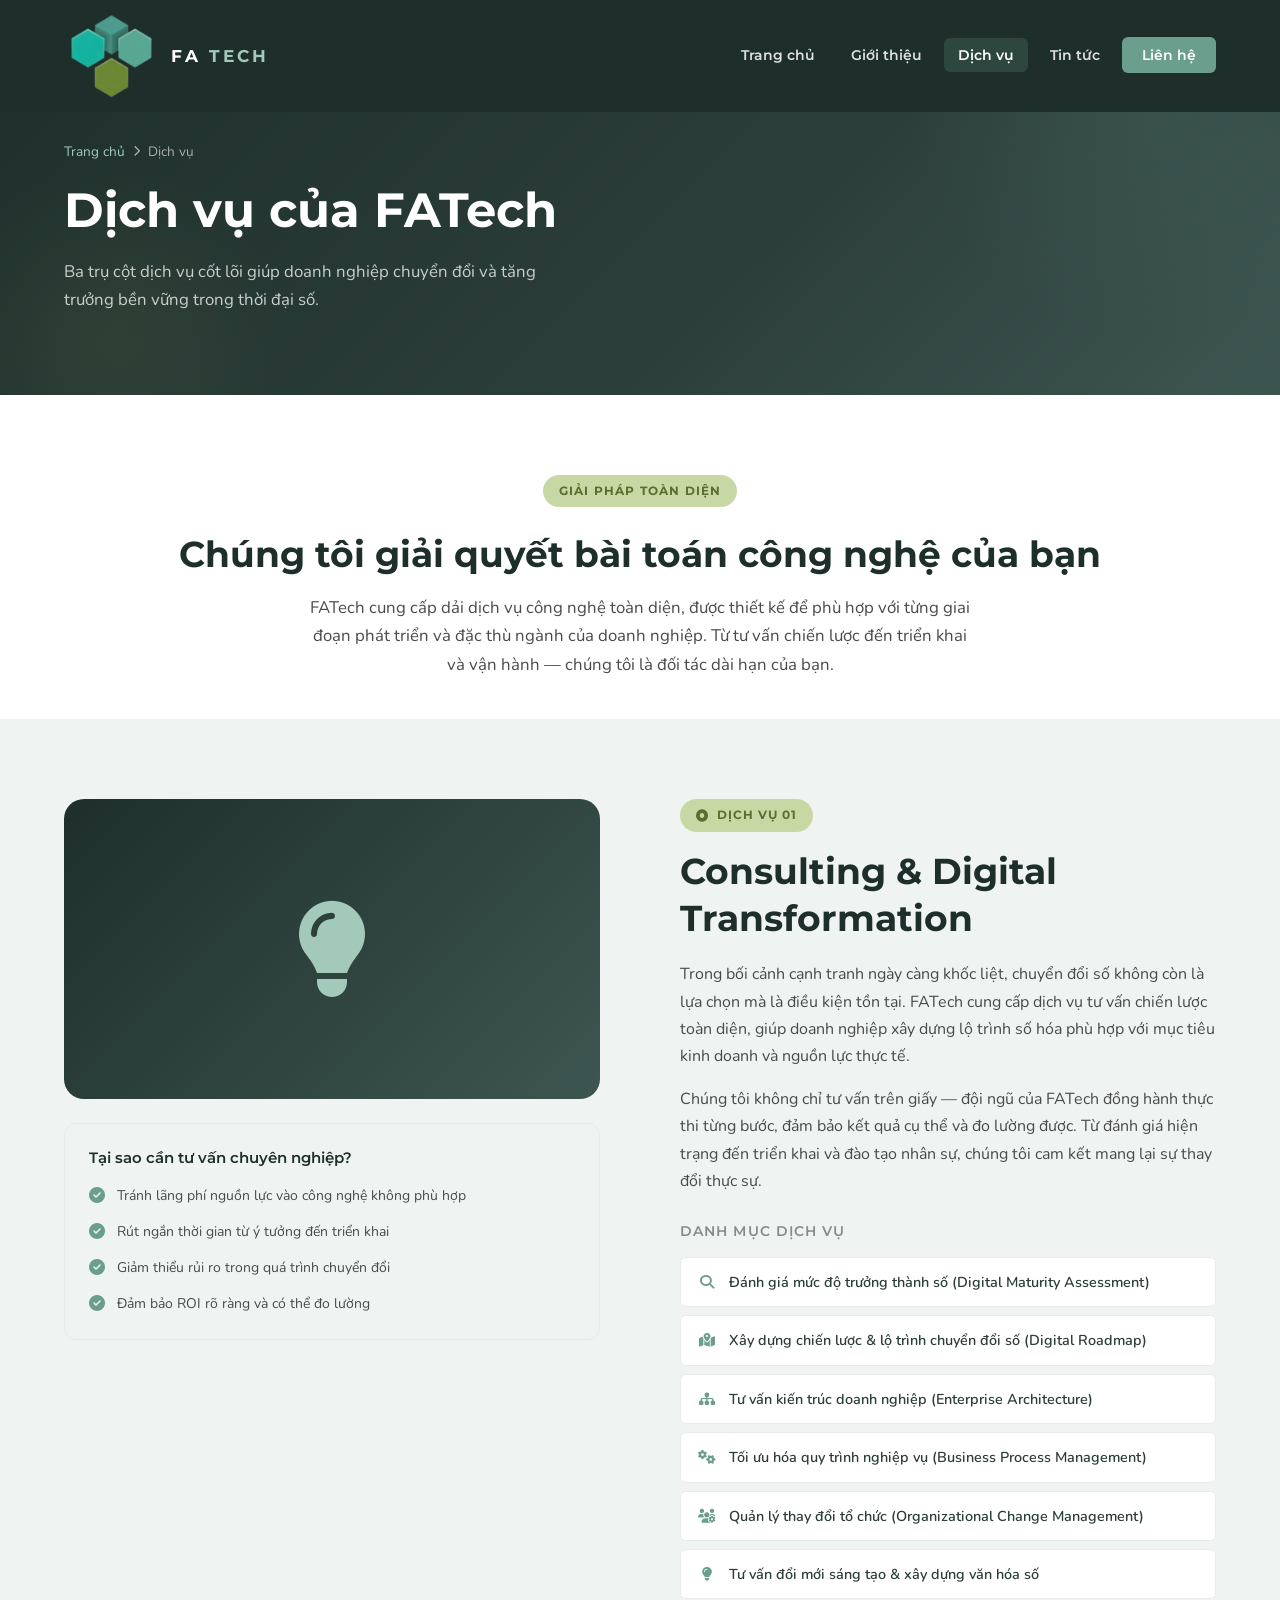
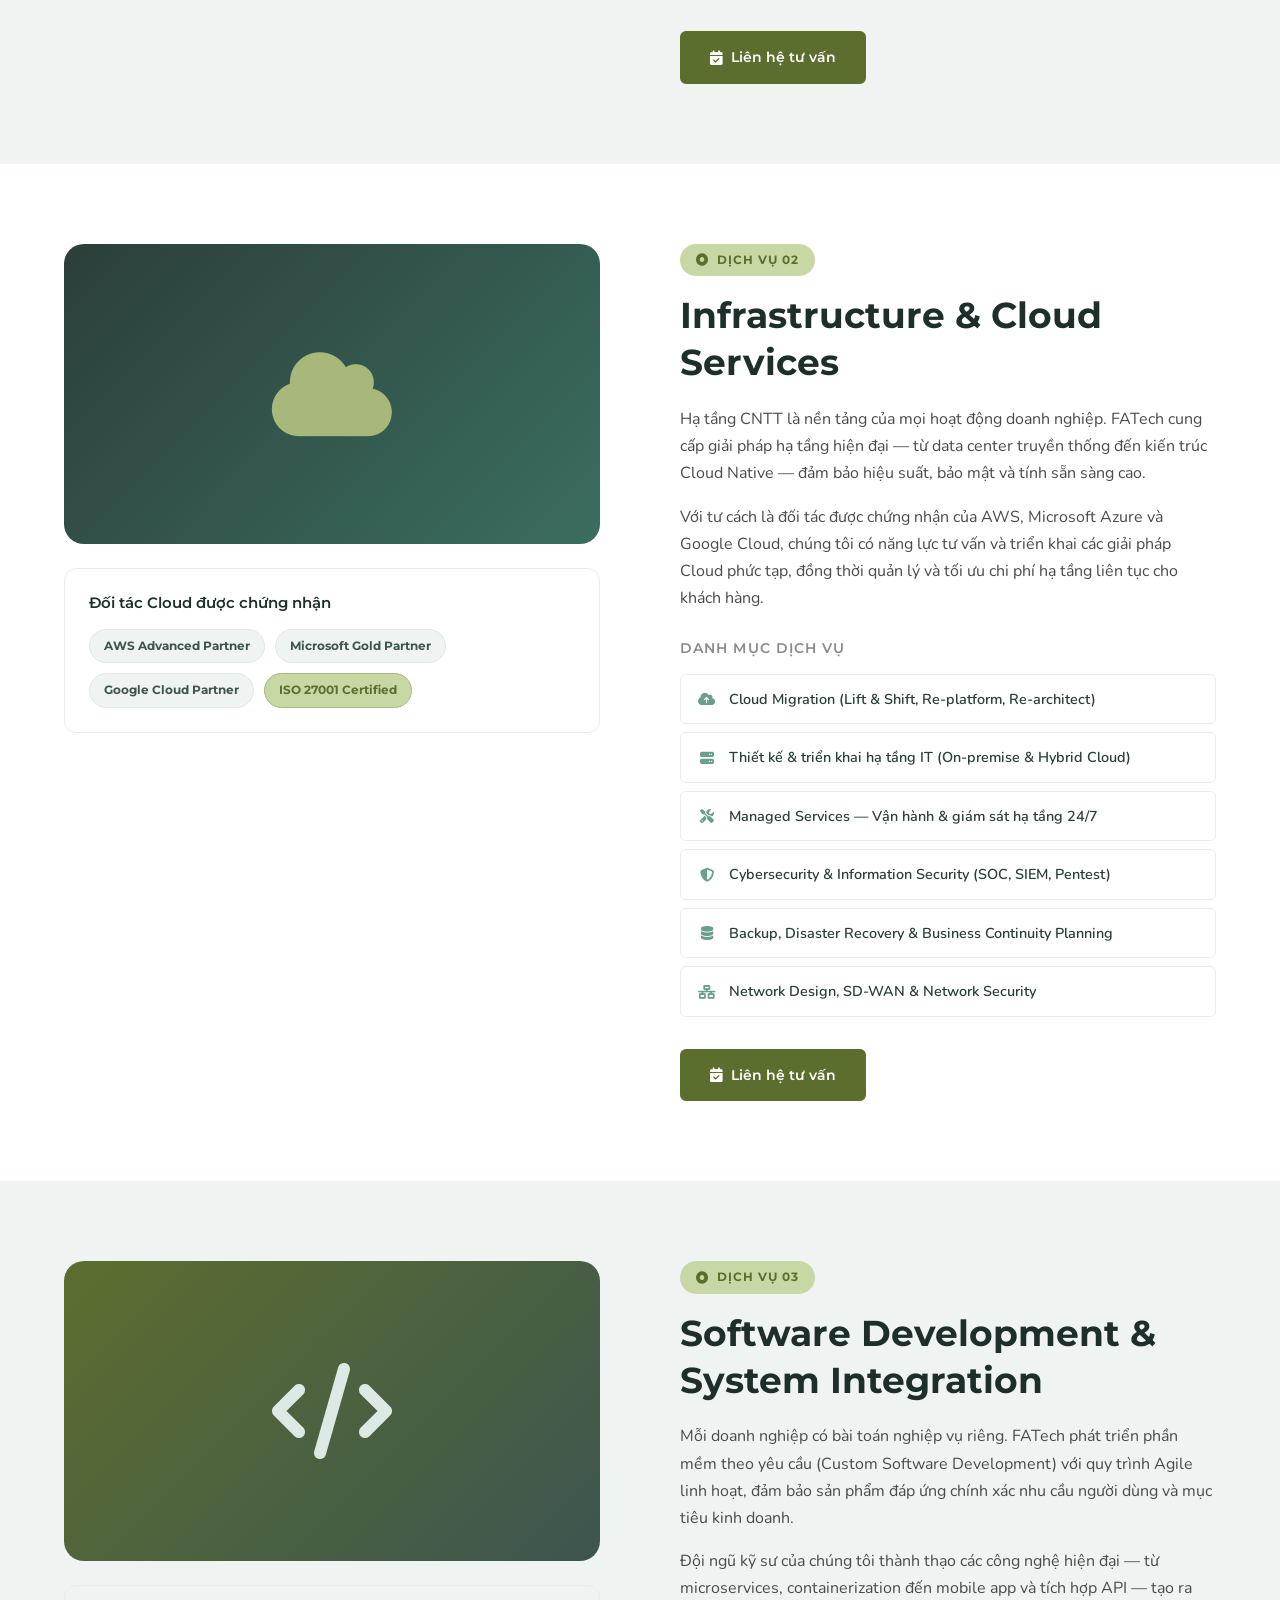
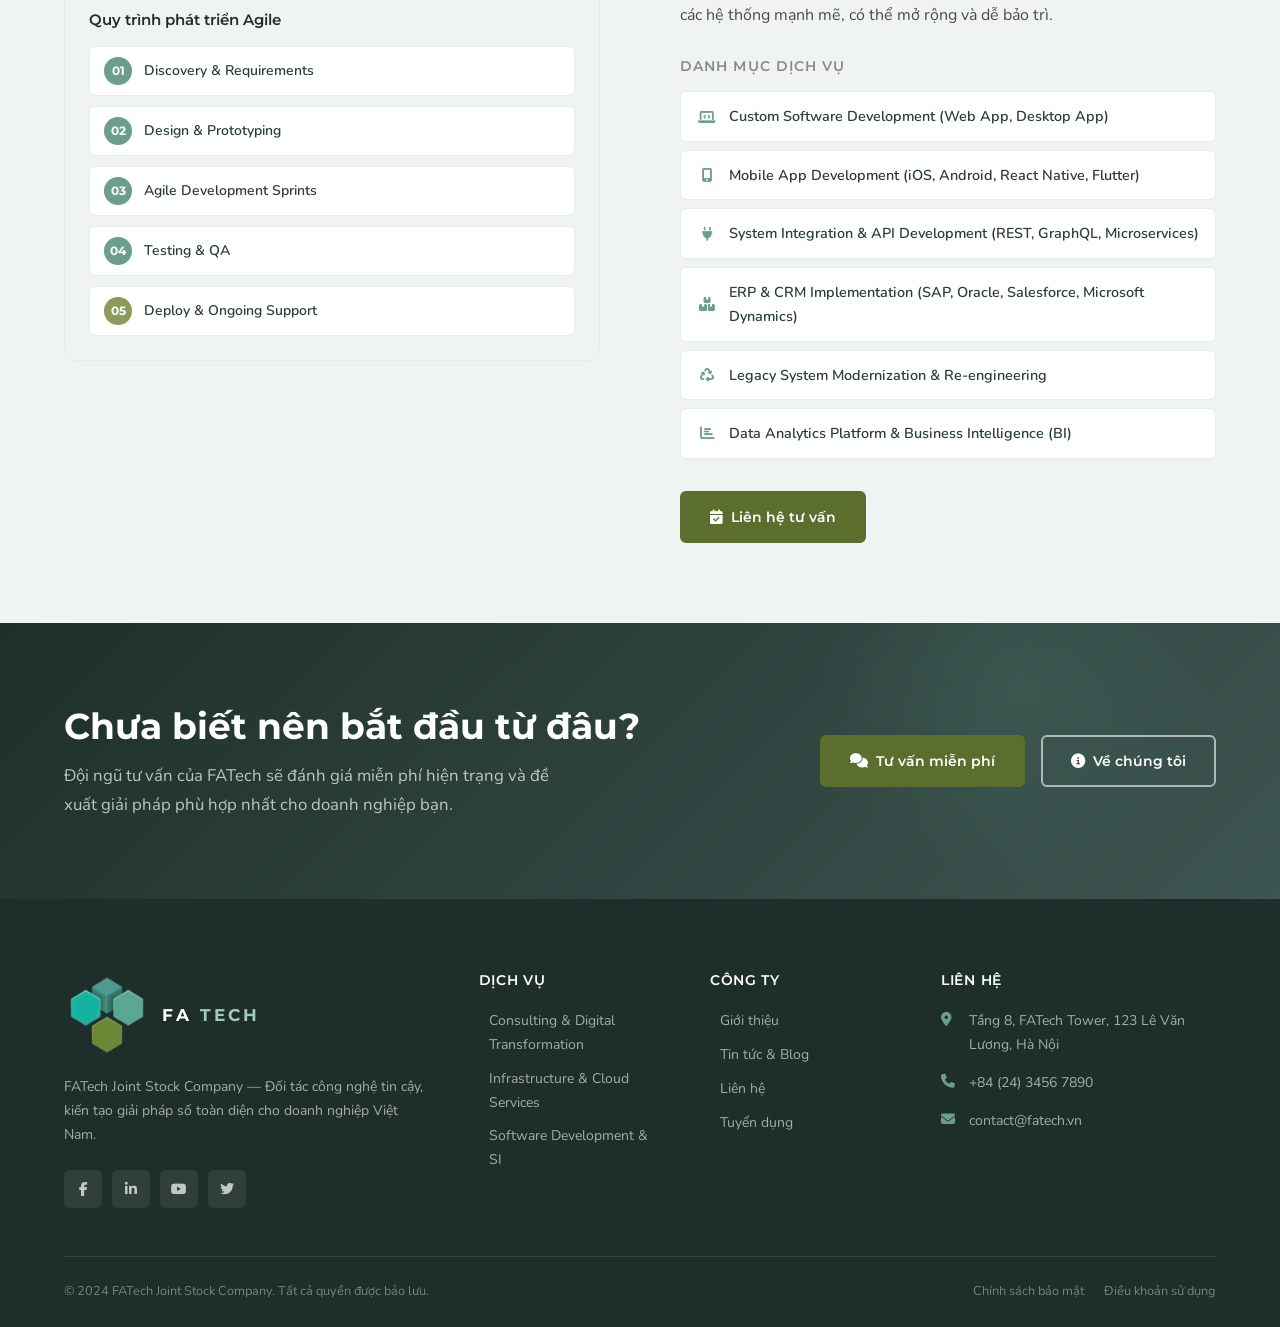
<file: services.html>
<!DOCTYPE html>
<html lang="vi">
<head>
  <meta charset="UTF-8">
  <meta name="viewport" content="width=device-width, initial-scale=1.0">
  <meta name="description" content="Dịch vụ công nghệ toàn diện của FATech: Consulting & Digital Transformation, Infrastructure & Cloud, Software Development & System Integration.">
  <title>Dịch vụ — FATech JSC</title>
  <link rel="preconnect" href="https://fonts.googleapis.com">
  <link rel="preconnect" href="https://fonts.gstatic.com" crossorigin>
  <link href="https://fonts.googleapis.com/css2?family=Montserrat:wght@600;700&family=Nunito:wght@400;600;700&display=swap" rel="stylesheet">
  <link rel="stylesheet" href="https://cdnjs.cloudflare.com/ajax/libs/font-awesome/6.4.2/css/all.min.css">
  <link rel="stylesheet" href="css/style.css?v=8">
  <link rel="stylesheet" href="css/animations.css?v=8">
  <link rel="stylesheet" href="css/responsive.css?v=8">
</head>
<body>

<!-- NAVBAR -->
<nav class="navbar" id="navbar" role="navigation" aria-label="Main navigation">
  <div class="container">
    <a href="index.html" class="navbar-logo" aria-label="FATech - Trang chủ">
      <img src="assets/images/logo.png" alt="FATech Logo" class="logo-img">
      <span class="logo-text-brand">FA <span class="tech-part">TECH</span></span>
    </a>
    <nav class="navbar-menu" id="navbarMenu">
      <ul class="navbar-nav">
        <li><a href="index.html">Trang chủ</a></li>
        <li><a href="about.html">Giới thiệu</a></li>
        <li><a href="services.html" class="active">Dịch vụ</a></li>
        <li><a href="blog.html">Tin tức</a></li>
        <li><a href="contact.html" class="btn-primary">Liên hệ</a></li>
      </ul>
    </nav>
    <button class="hamburger" id="hamburger" aria-label="Mở menu" aria-expanded="false" aria-controls="navbarMenu">
      <span></span><span></span><span></span>
    </button>
  </div>
</nav>

<!-- PAGE HERO -->
<section class="page-hero" aria-label="Dịch vụ">
  <div class="container">
    <div class="page-hero-breadcrumb">
      <a href="index.html">Trang chủ</a>
      <i class="fas fa-chevron-right"></i>
      <span>Dịch vụ</span>
    </div>
    <h1>Dịch vụ của FATech</h1>
    <p>Ba trụ cột dịch vụ cốt lõi giúp doanh nghiệp chuyển đổi và tăng trưởng bền vững trong thời đại số.</p>
  </div>
</section>

<!-- SERVICES INTRO -->
<section class="services-intro" aria-label="Giới thiệu dịch vụ">
  <div class="container">
    <span class="section-tag">Giải pháp toàn diện</span>
    <h2 class="section-title" style="margin-top:12px;margin-bottom:16px;">Chúng tôi giải quyết bài toán công nghệ của bạn</h2>
    <p>FATech cung cấp dải dịch vụ công nghệ toàn diện, được thiết kế để phù hợp với từng giai đoạn phát triển và đặc thù ngành của doanh nghiệp. Từ tư vấn chiến lược đến triển khai và vận hành — chúng tôi là đối tác dài hạn của bạn.</p>
  </div>
</section>

<!-- SERVICE 1: CONSULTING & DIGITAL TRANSFORMATION -->
<section class="service-detail" id="consulting" aria-label="Consulting & Digital Transformation">
  <div class="container">
    <div class="service-detail-content reveal-left">
      <span class="service-number-badge"><i class="fas fa-circle-dot"></i> Dịch vụ 01</span>
      <h2>Consulting & Digital Transformation</h2>
      <p>Trong bối cảnh cạnh tranh ngày càng khốc liệt, chuyển đổi số không còn là lựa chọn mà là điều kiện tồn tại. FATech cung cấp dịch vụ tư vấn chiến lược toàn diện, giúp doanh nghiệp xây dựng lộ trình số hóa phù hợp với mục tiêu kinh doanh và nguồn lực thực tế.</p>
      <p>Chúng tôi không chỉ tư vấn trên giấy — đội ngũ của FATech đồng hành thực thi từng bước, đảm bảo kết quả cụ thể và đo lường được. Từ đánh giá hiện trạng đến triển khai và đào tạo nhân sự, chúng tôi cam kết mang lại sự thay đổi thực sự.</p>
      <div class="sub-services-list">
        <h4>Danh mục dịch vụ</h4>
        <div class="sub-service-item">
          <i class="fas fa-search"></i>
          <span>Đánh giá mức độ trưởng thành số (Digital Maturity Assessment)</span>
        </div>
        <div class="sub-service-item">
          <i class="fas fa-map-marked-alt"></i>
          <span>Xây dựng chiến lược & lộ trình chuyển đổi số (Digital Roadmap)</span>
        </div>
        <div class="sub-service-item">
          <i class="fas fa-sitemap"></i>
          <span>Tư vấn kiến trúc doanh nghiệp (Enterprise Architecture)</span>
        </div>
        <div class="sub-service-item">
          <i class="fas fa-cogs"></i>
          <span>Tối ưu hóa quy trình nghiệp vụ (Business Process Management)</span>
        </div>
        <div class="sub-service-item">
          <i class="fas fa-users-cog"></i>
          <span>Quản lý thay đổi tổ chức (Organizational Change Management)</span>
        </div>
        <div class="sub-service-item">
          <i class="fas fa-lightbulb"></i>
          <span>Tư vấn đổi mới sáng tạo & xây dựng văn hóa số</span>
        </div>
      </div>
      <a href="contact.html" class="btn btn-accent">
        <i class="fas fa-calendar-check"></i> Liên hệ tư vấn
      </a>
    </div>
    <div class="service-detail-visual reveal-right">
      <div class="service-icon-large service-icon-large-1">
        <i class="fas fa-lightbulb"></i>
      </div>
      <div style="background:var(--primary-50);border-radius:var(--radius-md);padding:24px;border:1px solid var(--neutral-100);">
        <h4 style="margin-bottom:16px;font-size:0.95rem;color:var(--primary-900);">Tại sao cần tư vấn chuyên nghiệp?</h4>
        <div style="display:flex;flex-direction:column;gap:12px;">
          <div style="display:flex;gap:12px;align-items:flex-start;">
            <i class="fas fa-check-circle" style="color:var(--primary-500);margin-top:3px;flex-shrink:0;"></i>
            <span style="font-size:0.875rem;color:var(--neutral-600);">Tránh lãng phí nguồn lực vào công nghệ không phù hợp</span>
          </div>
          <div style="display:flex;gap:12px;align-items:flex-start;">
            <i class="fas fa-check-circle" style="color:var(--primary-500);margin-top:3px;flex-shrink:0;"></i>
            <span style="font-size:0.875rem;color:var(--neutral-600);">Rút ngắn thời gian từ ý tưởng đến triển khai</span>
          </div>
          <div style="display:flex;gap:12px;align-items:flex-start;">
            <i class="fas fa-check-circle" style="color:var(--primary-500);margin-top:3px;flex-shrink:0;"></i>
            <span style="font-size:0.875rem;color:var(--neutral-600);">Giảm thiểu rủi ro trong quá trình chuyển đổi</span>
          </div>
          <div style="display:flex;gap:12px;align-items:flex-start;">
            <i class="fas fa-check-circle" style="color:var(--primary-500);margin-top:3px;flex-shrink:0;"></i>
            <span style="font-size:0.875rem;color:var(--neutral-600);">Đảm bảo ROI rõ ràng và có thể đo lường</span>
          </div>
        </div>
      </div>
    </div>
  </div>
</section>

<!-- SERVICE 2: INFRASTRUCTURE & CLOUD -->
<section class="service-detail" id="cloud" aria-label="Infrastructure & Cloud Services">
  <div class="container">
    <div class="service-detail-visual reveal-left">
      <div class="service-icon-large service-icon-large-2">
        <i class="fas fa-cloud"></i>
      </div>
      <div style="background:var(--white);border-radius:var(--radius-md);padding:24px;border:1px solid var(--neutral-100);">
        <h4 style="margin-bottom:16px;font-size:0.95rem;color:var(--primary-900);">Đối tác Cloud được chứng nhận</h4>
        <div style="display:flex;flex-wrap:wrap;gap:10px;">
          <span style="background:var(--primary-50);border:1px solid var(--primary-100);color:var(--primary-700);font-family:var(--font-heading);font-size:0.75rem;font-weight:700;padding:6px 14px;border-radius:20px;">AWS Advanced Partner</span>
          <span style="background:var(--primary-50);border:1px solid var(--primary-100);color:var(--primary-700);font-family:var(--font-heading);font-size:0.75rem;font-weight:700;padding:6px 14px;border-radius:20px;">Microsoft Gold Partner</span>
          <span style="background:var(--primary-50);border:1px solid var(--primary-100);color:var(--primary-700);font-family:var(--font-heading);font-size:0.75rem;font-weight:700;padding:6px 14px;border-radius:20px;">Google Cloud Partner</span>
          <span style="background:var(--accent-100);border:1px solid var(--accent-300);color:var(--accent-700);font-family:var(--font-heading);font-size:0.75rem;font-weight:700;padding:6px 14px;border-radius:20px;">ISO 27001 Certified</span>
        </div>
      </div>
    </div>
    <div class="service-detail-content reveal-right">
      <span class="service-number-badge"><i class="fas fa-circle-dot"></i> Dịch vụ 02</span>
      <h2>Infrastructure & Cloud Services</h2>
      <p>Hạ tầng CNTT là nền tảng của mọi hoạt động doanh nghiệp. FATech cung cấp giải pháp hạ tầng hiện đại — từ data center truyền thống đến kiến trúc Cloud Native — đảm bảo hiệu suất, bảo mật và tính sẵn sàng cao.</p>
      <p>Với tư cách là đối tác được chứng nhận của AWS, Microsoft Azure và Google Cloud, chúng tôi có năng lực tư vấn và triển khai các giải pháp Cloud phức tạp, đồng thời quản lý và tối ưu chi phí hạ tầng liên tục cho khách hàng.</p>
      <div class="sub-services-list">
        <h4>Danh mục dịch vụ</h4>
        <div class="sub-service-item">
          <i class="fas fa-cloud-upload-alt"></i>
          <span>Cloud Migration (Lift & Shift, Re-platform, Re-architect)</span>
        </div>
        <div class="sub-service-item">
          <i class="fas fa-server"></i>
          <span>Thiết kế & triển khai hạ tầng IT (On-premise & Hybrid Cloud)</span>
        </div>
        <div class="sub-service-item">
          <i class="fas fa-tools"></i>
          <span>Managed Services — Vận hành & giám sát hạ tầng 24/7</span>
        </div>
        <div class="sub-service-item">
          <i class="fas fa-shield-alt"></i>
          <span>Cybersecurity & Information Security (SOC, SIEM, Pentest)</span>
        </div>
        <div class="sub-service-item">
          <i class="fas fa-database"></i>
          <span>Backup, Disaster Recovery & Business Continuity Planning</span>
        </div>
        <div class="sub-service-item">
          <i class="fas fa-network-wired"></i>
          <span>Network Design, SD-WAN & Network Security</span>
        </div>
      </div>
      <a href="contact.html" class="btn btn-accent">
        <i class="fas fa-calendar-check"></i> Liên hệ tư vấn
      </a>
    </div>
  </div>
</section>

<!-- SERVICE 3: SOFTWARE DEVELOPMENT -->
<section class="service-detail" id="software" aria-label="Software Development & System Integration">
  <div class="container">
    <div class="service-detail-content reveal-left">
      <span class="service-number-badge"><i class="fas fa-circle-dot"></i> Dịch vụ 03</span>
      <h2>Software Development & System Integration</h2>
      <p>Mỗi doanh nghiệp có bài toán nghiệp vụ riêng. FATech phát triển phần mềm theo yêu cầu (Custom Software Development) với quy trình Agile linh hoạt, đảm bảo sản phẩm đáp ứng chính xác nhu cầu người dùng và mục tiêu kinh doanh.</p>
      <p>Đội ngũ kỹ sư của chúng tôi thành thạo các công nghệ hiện đại — từ microservices, containerization đến mobile app và tích hợp API — tạo ra các hệ thống mạnh mẽ, có thể mở rộng và dễ bảo trì.</p>
      <div class="sub-services-list">
        <h4>Danh mục dịch vụ</h4>
        <div class="sub-service-item">
          <i class="fas fa-laptop-code"></i>
          <span>Custom Software Development (Web App, Desktop App)</span>
        </div>
        <div class="sub-service-item">
          <i class="fas fa-mobile-alt"></i>
          <span>Mobile App Development (iOS, Android, React Native, Flutter)</span>
        </div>
        <div class="sub-service-item">
          <i class="fas fa-plug"></i>
          <span>System Integration & API Development (REST, GraphQL, Microservices)</span>
        </div>
        <div class="sub-service-item">
          <i class="fas fa-boxes"></i>
          <span>ERP & CRM Implementation (SAP, Oracle, Salesforce, Microsoft Dynamics)</span>
        </div>
        <div class="sub-service-item">
          <i class="fas fa-recycle"></i>
          <span>Legacy System Modernization & Re-engineering</span>
        </div>
        <div class="sub-service-item">
          <i class="fas fa-chart-bar"></i>
          <span>Data Analytics Platform & Business Intelligence (BI)</span>
        </div>
      </div>
      <a href="contact.html" class="btn btn-accent">
        <i class="fas fa-calendar-check"></i> Liên hệ tư vấn
      </a>
    </div>
    <div class="service-detail-visual reveal-right">
      <div class="service-icon-large service-icon-large-3">
        <i class="fas fa-code"></i>
      </div>
      <div style="background:var(--primary-50);border-radius:var(--radius-md);padding:24px;border:1px solid var(--neutral-100);">
        <h4 style="margin-bottom:16px;font-size:0.95rem;color:var(--primary-900);">Quy trình phát triển Agile</h4>
        <div style="display:flex;flex-direction:column;gap:10px;">
          <div style="display:flex;align-items:center;gap:12px;background:white;padding:10px 14px;border-radius:var(--radius-sm);border:1px solid var(--neutral-100);">
            <span style="width:28px;height:28px;background:var(--primary-500);color:white;border-radius:50%;display:flex;align-items:center;justify-content:center;font-family:var(--font-heading);font-size:0.75rem;font-weight:700;flex-shrink:0;">01</span>
            <span style="font-size:0.875rem;font-weight:600;color:var(--primary-800);">Discovery & Requirements</span>
          </div>
          <div style="display:flex;align-items:center;gap:12px;background:white;padding:10px 14px;border-radius:var(--radius-sm);border:1px solid var(--neutral-100);">
            <span style="width:28px;height:28px;background:var(--primary-500);color:white;border-radius:50%;display:flex;align-items:center;justify-content:center;font-family:var(--font-heading);font-size:0.75rem;font-weight:700;flex-shrink:0;">02</span>
            <span style="font-size:0.875rem;font-weight:600;color:var(--primary-800);">Design & Prototyping</span>
          </div>
          <div style="display:flex;align-items:center;gap:12px;background:white;padding:10px 14px;border-radius:var(--radius-sm);border:1px solid var(--neutral-100);">
            <span style="width:28px;height:28px;background:var(--primary-500);color:white;border-radius:50%;display:flex;align-items:center;justify-content:center;font-family:var(--font-heading);font-size:0.75rem;font-weight:700;flex-shrink:0;">03</span>
            <span style="font-size:0.875rem;font-weight:600;color:var(--primary-800);">Agile Development Sprints</span>
          </div>
          <div style="display:flex;align-items:center;gap:12px;background:white;padding:10px 14px;border-radius:var(--radius-sm);border:1px solid var(--neutral-100);">
            <span style="width:28px;height:28px;background:var(--primary-500);color:white;border-radius:50%;display:flex;align-items:center;justify-content:center;font-family:var(--font-heading);font-size:0.75rem;font-weight:700;flex-shrink:0;">04</span>
            <span style="font-size:0.875rem;font-weight:600;color:var(--primary-800);">Testing & QA</span>
          </div>
          <div style="display:flex;align-items:center;gap:12px;background:white;padding:10px 14px;border-radius:var(--radius-sm);border:1px solid var(--neutral-100);">
            <span style="width:28px;height:28px;background:var(--accent-500);color:white;border-radius:50%;display:flex;align-items:center;justify-content:center;font-family:var(--font-heading);font-size:0.75rem;font-weight:700;flex-shrink:0;">05</span>
            <span style="font-size:0.875rem;font-weight:600;color:var(--primary-800);">Deploy & Ongoing Support</span>
          </div>
        </div>
      </div>
    </div>
  </div>
</section>

<!-- CTA BANNER -->
<section class="cta-banner" aria-label="Call to action">
  <div class="container">
    <div class="cta-banner-content reveal-left">
      <h2>Chưa biết nên bắt đầu từ đâu?</h2>
      <p>Đội ngũ tư vấn của FATech sẽ đánh giá miễn phí hiện trạng và đề xuất giải pháp phù hợp nhất cho doanh nghiệp bạn.</p>
    </div>
    <div class="cta-banner-actions reveal-right">
      <a href="contact.html" class="btn btn-accent">
        <i class="fas fa-comments"></i> Tư vấn miễn phí
      </a>
      <a href="about.html" class="btn btn-outline">
        <i class="fas fa-info-circle"></i> Về chúng tôi
      </a>
    </div>
  </div>
</section>

<!-- FOOTER -->
<footer class="footer" aria-label="Footer">
  <div class="container">
    <div class="footer-grid">
      <div class="footer-col footer-about">
        <div class="footer-logo-wrap">
          <img src="assets/images/logo.png" alt="FATech Logo" class="footer-logo-img">
          <span class="footer-logo-text">FA <span style="color:var(--primary-300)">TECH</span></span>
        </div>
        <p class="footer-about-text">FATech Joint Stock Company — Đối tác công nghệ tin cậy, kiến tạo giải pháp số toàn diện cho doanh nghiệp Việt Nam.</p>
        <div class="social-links">
          <a href="#" aria-label="Facebook"><i class="fab fa-facebook-f"></i></a>
          <a href="#" aria-label="LinkedIn"><i class="fab fa-linkedin-in"></i></a>
          <a href="#" aria-label="YouTube"><i class="fab fa-youtube"></i></a>
          <a href="#" aria-label="Twitter"><i class="fab fa-twitter"></i></a>
        </div>
      </div>
      <div class="footer-col">
        <h4>Dịch vụ</h4>
        <ul>
          <li><a href="services.html#consulting">Consulting & Digital Transformation</a></li>
          <li><a href="services.html#cloud">Infrastructure & Cloud Services</a></li>
          <li><a href="services.html#software">Software Development & SI</a></li>
        </ul>
      </div>
      <div class="footer-col">
        <h4>Công ty</h4>
        <ul>
          <li><a href="about.html">Giới thiệu</a></li>
          <li><a href="blog.html">Tin tức & Blog</a></li>
          <li><a href="contact.html">Liên hệ</a></li>
          <li><a href="#">Tuyển dụng</a></li>
        </ul>
      </div>
      <div class="footer-col">
        <h4>Liên hệ</h4>
        <div class="footer-contact-item">
          <i class="fas fa-map-marker-alt"></i>
          <span>Tầng 8, FATech Tower, 123 Lê Văn Lương, Hà Nội</span>
        </div>
        <div class="footer-contact-item">
          <i class="fas fa-phone"></i>
          <span>+84 (24) 3456 7890</span>
        </div>
        <div class="footer-contact-item">
          <i class="fas fa-envelope"></i>
          <span>contact@fatech.vn</span>
        </div>
      </div>
    </div>
    <div class="footer-bottom">
      <p>&copy; 2024 FATech Joint Stock Company. Tất cả quyền được bảo lưu.</p>
      <div class="footer-bottom-links">
        <a href="#">Chính sách bảo mật</a>
        <a href="#">Điều khoản sử dụng</a>
      </div>
    </div>
  </div>
</footer>

<button id="backToTop" aria-label="Về đầu trang" style="position:fixed;bottom:32px;right:32px;width:44px;height:44px;background:var(--primary-500);color:white;border:none;border-radius:50%;cursor:pointer;display:flex;align-items:center;justify-content:center;font-size:1rem;box-shadow:var(--shadow-md);opacity:0;pointer-events:none;transition:all 0.3s ease;z-index:900;">
  <i class="fas fa-chevron-up"></i>
</button>

<script src="js/main.js"></script>
<script src="js/animations.js"></script>
</body>
</html>
</file>
<file: css/style.css>
@import url('https://fonts.googleapis.com/css2?family=Montserrat:wght@600;700&family=Nunito:wght@400;600;700&display=swap');

:root {
  --primary-900: #1E2F2B;
  --primary-800: #2C3E3A;
  --primary-700: #3D5550;
  --primary-500: #6B9E8D;
  --primary-300: #A3C9BA;
  --primary-100: #DDE9E4;
  --primary-50:  #EFF4F2;

  --accent-700:  #5C6E2E;
  --accent-500:  #8A9B5A;
  --accent-300:  #A8B87A;
  --accent-100:  #C8D8A5;

  --secondary-500: #7BA99A;
  --secondary-300: #B0CFC3;

  --neutral-900: #1A1A1A;
  --neutral-600: #4A4A4A;
  --neutral-400: #8A8A8A;
  --neutral-100: #E8EBE9;
  --neutral-50:  #F4F6F5;
  --white:       #FFFFFF;

  --font-heading: 'Montserrat', sans-serif;
  --font-body: 'Nunito', sans-serif;
  --shadow-sm: 0 2px 8px rgba(30, 47, 43, 0.08);
  --shadow-md: 0 4px 20px rgba(30, 47, 43, 0.12);
  --shadow-lg: 0 8px 40px rgba(30, 47, 43, 0.18);
  --radius-sm: 6px;
  --radius-md: 12px;
  --radius-lg: 20px;
  --transition: 0.3s ease;
}

*, *::before, *::after {
  box-sizing: border-box;
  margin: 0;
  padding: 0;
}

html {
  scroll-behavior: smooth;
}

body {
  font-family: var(--font-body);
  font-size: 16px;
  line-height: 1.7;
  color: var(--primary-800);
  background-color: var(--white);
  overflow-x: hidden;
}

img {
  max-width: 100%;
  height: auto;
  display: block;
}

a {
  text-decoration: none;
  color: var(--primary-500);
  transition: color var(--transition);
}

a:hover {
  color: var(--accent-500);
}

ul {
  list-style: none;
}

h1, h2, h3, h4, h5, h6 {
  font-family: var(--font-heading);
  color: var(--primary-900);
  line-height: 1.3;
}

h1 { font-size: clamp(2rem, 5vw, 3rem); font-weight: 700; }
h2 { font-size: clamp(1.5rem, 3vw, 2.25rem); font-weight: 700; }
h3 { font-size: clamp(1.125rem, 2vw, 1.375rem); font-weight: 600; }
h4 { font-size: 1.125rem; font-weight: 600; }

p { margin-bottom: 1rem; }
p:last-child { margin-bottom: 0; }

/* ===== UTILITIES ===== */
.container {
  width: 100%;
  max-width: 1200px;
  margin: 0 auto;
  padding: 0 24px;
}

.section {
  padding: 80px 0;
}

.section-header {
  text-align: center;
  margin-bottom: 56px;
}

.section-tag {
  display: inline-block;
  background: var(--accent-100);
  color: var(--accent-700);
  font-family: var(--font-heading);
  font-size: 0.75rem;
  font-weight: 700;
  letter-spacing: 0.1em;
  text-transform: uppercase;
  padding: 6px 16px;
  border-radius: 40px;
  margin-bottom: 12px;
}

.section-title {
  margin-bottom: 16px;
  color: var(--primary-900);
}

.section-subtitle {
  color: var(--neutral-600);
  font-size: 1.05rem;
  max-width: 600px;
  margin: 0 auto;
}

.btn {
  display: inline-flex;
  align-items: center;
  gap: 8px;
  padding: 12px 28px;
  border-radius: var(--radius-sm);
  font-family: var(--font-heading);
  font-size: 0.9rem;
  font-weight: 600;
  cursor: pointer;
  border: 2px solid transparent;
  transition: all var(--transition);
  white-space: nowrap;
  text-decoration: none;
}

.btn-primary {
  background: var(--primary-500);
  color: var(--white);
  border-color: var(--primary-500);
}

.btn-primary:hover {
  background: var(--primary-700);
  border-color: var(--primary-700);
  color: var(--white);
  transform: translateY(-2px);
  box-shadow: 0 6px 20px rgba(107, 158, 141, 0.35);
}

.btn-accent {
  background: var(--accent-700);
  color: var(--white);
  border-color: var(--accent-700);
}

.btn-accent:hover {
  background: var(--accent-500);
  border-color: var(--accent-500);
  color: var(--white);
  transform: translateY(-2px);
  box-shadow: 0 6px 20px rgba(92, 110, 46, 0.35);
}

.btn-outline {
  background: transparent;
  color: var(--white);
  border-color: rgba(255,255,255,0.6);
}

.btn-outline:hover {
  background: rgba(255,255,255,0.15);
  color: var(--white);
  border-color: var(--white);
}

.btn-outline-primary {
  background: transparent;
  color: var(--primary-500);
  border-color: var(--primary-500);
}

.btn-outline-primary:hover {
  background: var(--primary-500);
  color: var(--white);
  transform: translateY(-2px);
}

.btn-sm {
  padding: 8px 20px;
  font-size: 0.85rem;
}

.text-center { text-align: center; }
.mt-4 { margin-top: 16px; }
.mt-8 { margin-top: 32px; }

/* ===== NAVBAR ===== */
.navbar {
  position: fixed;
  top: 0;
  left: 0;
  right: 0;
  z-index: 1000;
  background: var(--primary-900);
  padding: 0;
  transition: box-shadow var(--transition), padding var(--transition);
}

.navbar.scrolled {
  box-shadow: 0 4px 20px rgba(0,0,0,0.3);
}

.navbar .container {
  display: flex;
  align-items: center;
  justify-content: space-between;
  height: 112px;
}

.navbar-logo {
  display: flex;
  align-items: center;
  gap: 12px;
  text-decoration: none;
}

.navbar-logo .logo-img {
  height: 97px;
  width: auto;
  flex-shrink: 0;
  object-fit: contain;
  display: block;
}

.logo-text-brand {
  font-family: var(--font-heading);
  font-size: 1.05rem;
  font-weight: 700;
  color: var(--white);
  letter-spacing: 0.18em;
  text-transform: uppercase;
  line-height: 1;
}

.logo-text-brand .tech-part {
  color: var(--primary-300);
}

.navbar-nav {
  display: flex;
  align-items: center;
  gap: 8px;
}

.navbar-nav li a {
  color: rgba(255,255,255,0.85);
  font-family: var(--font-heading);
  font-size: 0.875rem;
  font-weight: 600;
  padding: 8px 14px;
  border-radius: var(--radius-sm);
  transition: all var(--transition);
  text-decoration: none;
}

.navbar-nav li a:hover,
.navbar-nav li a.active {
  color: var(--white);
  background: rgba(107, 158, 141, 0.2);
}

.navbar-nav li a.btn-primary {
  background: var(--primary-500);
  color: var(--white);
  padding: 9px 20px;
}

.navbar-nav li a.btn-primary:hover {
  background: var(--primary-700);
}

.hamburger {
  display: none;
  flex-direction: column;
  justify-content: center;
  gap: 5px;
  width: 40px;
  height: 40px;
  background: none;
  border: none;
  cursor: pointer;
  padding: 6px;
}

.hamburger span {
  display: block;
  width: 100%;
  height: 2px;
  background: var(--white);
  border-radius: 2px;
  transition: all var(--transition);
}

.hamburger.active span:nth-child(1) {
  transform: translateY(7px) rotate(45deg);
}

.hamburger.active span:nth-child(2) {
  opacity: 0;
}

.hamburger.active span:nth-child(3) {
  transform: translateY(-7px) rotate(-45deg);
}

/* ===== PAGE HERO (inner pages) ===== */
.page-hero {
  background: linear-gradient(135deg, var(--primary-900) 0%, var(--primary-800) 60%, var(--primary-700) 100%);
  padding: 140px 0 80px;
  position: relative;
  overflow: hidden;
}

.page-hero::before {
  content: '';
  position: absolute;
  top: -40%;
  right: -10%;
  width: 500px;
  height: 500px;
  background: radial-gradient(circle, rgba(107,158,141,0.12) 0%, transparent 70%);
  border-radius: 50%;
}

.page-hero::after {
  content: '';
  position: absolute;
  bottom: -30%;
  left: -5%;
  width: 350px;
  height: 350px;
  background: radial-gradient(circle, rgba(138,155,90,0.1) 0%, transparent 70%);
  border-radius: 50%;
}

.page-hero .container {
  position: relative;
  z-index: 1;
}

.page-hero-breadcrumb {
  display: flex;
  align-items: center;
  gap: 8px;
  margin-bottom: 16px;
  font-size: 0.85rem;
  color: rgba(255,255,255,0.6);
}

.page-hero-breadcrumb a {
  color: var(--primary-300);
  text-decoration: none;
}

.page-hero-breadcrumb a:hover {
  color: var(--white);
}

.page-hero-breadcrumb i {
  font-size: 0.7rem;
}

.page-hero h1 {
  color: var(--white);
  margin-bottom: 16px;
}

.page-hero p {
  color: rgba(255,255,255,0.75);
  font-size: 1.05rem;
  max-width: 520px;
}

/* ===== HOME HERO ===== */
.hero {
  background: linear-gradient(135deg, var(--primary-900) 0%, var(--primary-800) 50%, #2a4a44 100%);
  min-height: 100vh;
  display: flex;
  align-items: center;
  position: relative;
  overflow: hidden;
  padding-top: 112px;
}

.hero-bg-pattern {
  position: absolute;
  inset: 0;
  overflow: hidden;
  pointer-events: none;
}

.hero-orb {
  position: absolute;
  border-radius: 50%;
}

.hero-orb-1 {
  width: 600px;
  height: 600px;
  top: -100px;
  right: -150px;
  background: radial-gradient(circle, rgba(107,158,141,0.15) 0%, transparent 70%);
}

.hero-orb-2 {
  width: 400px;
  height: 400px;
  bottom: -100px;
  left: -100px;
  background: radial-gradient(circle, rgba(138,155,90,0.12) 0%, transparent 70%);
}

.hero-orb-3 {
  width: 250px;
  height: 250px;
  top: 30%;
  left: 30%;
  background: radial-gradient(circle, rgba(107,158,141,0.08) 0%, transparent 70%);
}

.hero-grid-pattern {
  position: absolute;
  inset: 0;
  background-image:
    linear-gradient(rgba(107,158,141,0.06) 1px, transparent 1px),
    linear-gradient(90deg, rgba(107,158,141,0.06) 1px, transparent 1px);
  background-size: 60px 60px;
}

.hero .container {
  position: relative;
  z-index: 1;
  display: grid;
  grid-template-columns: 1fr 1fr;
  gap: 60px;
  align-items: center;
  min-height: calc(100vh - 112px);
  padding-top: 60px;
  padding-bottom: 60px;
}

.hero-content {}

.hero-tag {
  display: inline-flex;
  align-items: center;
  gap: 8px;
  background: rgba(107,158,141,0.2);
  border: 1px solid rgba(107,158,141,0.3);
  color: var(--primary-300);
  font-size: 0.8rem;
  font-weight: 600;
  font-family: var(--font-heading);
  letter-spacing: 0.05em;
  text-transform: uppercase;
  padding: 6px 16px;
  border-radius: 40px;
  margin-bottom: 24px;
}

.hero-tag i {
  font-size: 0.7rem;
  color: var(--accent-300);
}

.hero-title {
  color: var(--white);
  font-size: clamp(2rem, 4vw, 3.25rem);
  margin-bottom: 24px;
  line-height: 1.2;
}

.hero-title .highlight {
  color: var(--primary-300);
  position: relative;
}

.hero-subtitle {
  color: rgba(255,255,255,0.72);
  font-size: 1.1rem;
  margin-bottom: 40px;
  max-width: 480px;
}

.hero-actions {
  display: flex;
  gap: 16px;
  flex-wrap: wrap;
}

.hero-stats {
  display: flex;
  gap: 40px;
  margin-top: 56px;
  padding-top: 40px;
  border-top: 1px solid rgba(255,255,255,0.1);
}

.hero-stat {}

.hero-stat-num {
  display: block;
  font-family: var(--font-heading);
  font-size: 1.875rem;
  font-weight: 700;
  color: var(--white);
  line-height: 1;
}

.hero-stat-label {
  display: block;
  font-size: 0.8rem;
  color: rgba(255,255,255,0.55);
  margin-top: 4px;
}

.hero-visual {
  display: flex;
  justify-content: center;
  align-items: center;
  position: relative;
}

.hero-card-stack {
  position: relative;
  width: 380px;
  height: 420px;
}

.hero-card {
  position: absolute;
  background: rgba(255,255,255,0.08);
  backdrop-filter: blur(10px);
  border: 1px solid rgba(255,255,255,0.12);
  border-radius: var(--radius-md);
  padding: 24px;
  transition: transform var(--transition);
}

.hero-card-main {
  width: 300px;
  top: 50%;
  left: 50%;
  transform: translate(-50%, -50%);
  z-index: 3;
  background: rgba(255,255,255,0.1);
  backdrop-filter: blur(20px);
  border: 1px solid rgba(255,255,255,0.15);
}

.hero-card-1 {
  width: 220px;
  top: 10%;
  right: 0;
  z-index: 2;
  transform: rotate(6deg);
}

.hero-card-2 {
  width: 220px;
  bottom: 10%;
  left: 0;
  z-index: 2;
  transform: rotate(-5deg);
}

.hero-card-icon {
  width: 48px;
  height: 48px;
  background: linear-gradient(135deg, var(--primary-500), var(--accent-500));
  border-radius: var(--radius-sm);
  display: flex;
  align-items: center;
  justify-content: center;
  margin-bottom: 16px;
  font-size: 1.25rem;
  color: white;
}

.hero-card h4 {
  color: var(--white);
  font-size: 0.95rem;
  margin-bottom: 6px;
}

.hero-card p {
  color: rgba(255,255,255,0.6);
  font-size: 0.8rem;
  margin: 0;
}

.hero-card-badge {
  display: inline-flex;
  align-items: center;
  gap: 6px;
  background: rgba(138,155,90,0.25);
  color: var(--accent-300);
  font-size: 0.75rem;
  font-weight: 600;
  padding: 4px 10px;
  border-radius: 20px;
  margin-top: 12px;
}

/* ===== ABOUT BRIEF (Home) ===== */
.about-brief {
  background: var(--white);
  padding: 96px 0;
}

.about-brief .container {
  display: grid;
  grid-template-columns: 1fr 1fr;
  gap: 80px;
  align-items: center;
}

.about-brief-visual {
  position: relative;
}

.about-visual-img {
  width: 100%;
  height: 380px;
  background: linear-gradient(135deg, var(--primary-100) 0%, var(--primary-300) 100%);
  border-radius: var(--radius-lg);
  position: relative;
  overflow: hidden;
  display: flex;
  align-items: center;
  justify-content: center;
}

.about-visual-img::before {
  content: '';
  position: absolute;
  inset: 0;
  background:
    radial-gradient(circle at 30% 30%, rgba(107,158,141,0.4) 0%, transparent 50%),
    radial-gradient(circle at 70% 70%, rgba(138,155,90,0.3) 0%, transparent 50%);
}

.about-visual-icon {
  font-size: 5rem;
  color: var(--primary-700);
  opacity: 0.6;
  position: relative;
  z-index: 1;
}

.about-visual-badge {
  position: absolute;
  bottom: -20px;
  right: -20px;
  background: var(--white);
  border-radius: var(--radius-md);
  padding: 20px 24px;
  box-shadow: var(--shadow-lg);
  display: flex;
  align-items: center;
  gap: 16px;
  min-width: 200px;
}

.about-visual-badge .badge-icon {
  width: 48px;
  height: 48px;
  background: var(--primary-50);
  border-radius: var(--radius-sm);
  display: flex;
  align-items: center;
  justify-content: center;
  font-size: 1.25rem;
  color: var(--primary-500);
  flex-shrink: 0;
}

.about-visual-badge .badge-num {
  font-family: var(--font-heading);
  font-size: 1.5rem;
  font-weight: 700;
  color: var(--primary-900);
  line-height: 1;
}

.about-visual-badge .badge-label {
  font-size: 0.8rem;
  color: var(--neutral-600);
  margin-top: 2px;
}

.about-brief-content .section-tag { margin-bottom: 12px; }

.about-brief-content h2 {
  margin-bottom: 20px;
}

.about-brief-content p {
  color: var(--neutral-600);
  margin-bottom: 16px;
}

.about-features {
  margin: 28px 0 32px;
  display: flex;
  flex-direction: column;
  gap: 14px;
}

.about-feature {
  display: flex;
  align-items: flex-start;
  gap: 12px;
}

.about-feature-icon {
  width: 36px;
  height: 36px;
  background: var(--primary-50);
  border-radius: var(--radius-sm);
  display: flex;
  align-items: center;
  justify-content: center;
  color: var(--primary-500);
  font-size: 0.9rem;
  flex-shrink: 0;
  margin-top: 2px;
}

.about-feature-text strong {
  display: block;
  font-family: var(--font-heading);
  font-size: 0.9rem;
  color: var(--primary-900);
  margin-bottom: 2px;
}

.about-feature-text span {
  font-size: 0.875rem;
  color: var(--neutral-600);
}

/* ===== SERVICES SECTION (Home) ===== */
.services-section {
  background: var(--primary-50);
  padding: 96px 0;
}

.services-grid {
  display: grid;
  grid-template-columns: repeat(3, 1fr);
  gap: 28px;
}

.service-card {
  background: var(--white);
  border: 1px solid var(--neutral-100);
  border-radius: var(--radius-md);
  padding: 36px 32px;
  transition: all var(--transition);
  position: relative;
  overflow: hidden;
}

.service-card::before {
  content: '';
  position: absolute;
  top: 0;
  left: 0;
  right: 0;
  height: 3px;
  background: linear-gradient(90deg, var(--primary-500), var(--accent-500));
  transform: scaleX(0);
  transform-origin: left;
  transition: transform var(--transition);
}

.service-card:hover {
  border-color: var(--primary-300);
  box-shadow: var(--shadow-md);
  transform: translateY(-4px);
}

.service-card:hover::before {
  transform: scaleX(1);
}

.service-card-icon {
  width: 64px;
  height: 64px;
  background: var(--primary-50);
  border-radius: var(--radius-md);
  display: flex;
  align-items: center;
  justify-content: center;
  font-size: 1.625rem;
  color: var(--primary-500);
  margin-bottom: 24px;
  transition: all var(--transition);
}

.service-card:hover .service-card-icon {
  background: var(--primary-500);
  color: var(--white);
}

.service-card h3 {
  margin-bottom: 12px;
  font-size: 1.125rem;
}

.service-card p {
  color: var(--neutral-600);
  font-size: 0.9rem;
  margin-bottom: 24px;
}

.service-card-link {
  display: inline-flex;
  align-items: center;
  gap: 6px;
  color: var(--primary-500);
  font-family: var(--font-heading);
  font-size: 0.85rem;
  font-weight: 600;
  transition: gap var(--transition);
}

.service-card-link:hover {
  gap: 10px;
  color: var(--accent-500);
}

.service-card-number {
  position: absolute;
  top: 24px;
  right: 24px;
  font-family: var(--font-heading);
  font-size: 3rem;
  font-weight: 700;
  color: var(--neutral-100);
  line-height: 1;
}

/* ===== CLIENTS SECTION ===== */
.clients-section {
  background: var(--white);
  padding: 64px 0;
  border-top: 1px solid var(--neutral-100);
  border-bottom: 1px solid var(--neutral-100);
}

.clients-section .section-header {
  margin-bottom: 40px;
}

.clients-grid {
  display: flex;
  flex-wrap: wrap;
  align-items: center;
  justify-content: center;
  gap: 12px;
}

.client-logo {
  background: var(--neutral-50);
  border: 1px solid var(--neutral-100);
  border-radius: var(--radius-sm);
  padding: 16px 28px;
  min-width: 140px;
  text-align: center;
  transition: all var(--transition);
  cursor: default;
}

.client-logo:hover {
  border-color: var(--primary-300);
  background: var(--primary-50);
  box-shadow: var(--shadow-sm);
}

.client-logo span {
  display: block;
  font-family: var(--font-heading);
  font-size: 0.85rem;
  font-weight: 700;
  color: var(--neutral-400);
  letter-spacing: 0.02em;
  transition: color var(--transition);
}

.client-logo:hover span {
  color: var(--primary-700);
}

/* ===== WHY FATECH ===== */
.why-section {
  background: var(--primary-50);
  padding: 96px 0;
}

.why-grid {
  display: grid;
  grid-template-columns: repeat(4, 1fr);
  gap: 24px;
}

.why-card {
  background: var(--white);
  border-radius: var(--radius-md);
  padding: 32px 28px;
  text-align: center;
  border: 1px solid var(--neutral-100);
  transition: all var(--transition);
}

.why-card:hover {
  border-color: var(--primary-300);
  box-shadow: var(--shadow-md);
  transform: translateY(-4px);
}

.why-card-icon {
  width: 72px;
  height: 72px;
  background: var(--primary-50);
  border-radius: 50%;
  display: flex;
  align-items: center;
  justify-content: center;
  font-size: 1.75rem;
  color: var(--primary-500);
  margin: 0 auto 20px;
  transition: all var(--transition);
  border: 2px solid var(--primary-100);
}

.why-card:hover .why-card-icon {
  background: var(--primary-500);
  color: var(--white);
  border-color: var(--primary-500);
  box-shadow: 0 8px 24px rgba(107,158,141,0.35);
}

.why-card h3 {
  font-size: 1rem;
  margin-bottom: 10px;
}

.why-card p {
  color: var(--neutral-600);
  font-size: 0.875rem;
  margin: 0;
}

/* ===== LATEST BLOG (Home) ===== */
.latest-blog-section {
  background: var(--white);
  padding: 96px 0;
}

.blog-grid-home {
  display: grid;
  grid-template-columns: repeat(3, 1fr);
  gap: 28px;
}

.blog-card {
  background: var(--white);
  border: 1px solid var(--neutral-100);
  border-radius: var(--radius-md);
  overflow: hidden;
  transition: all var(--transition);
  display: flex;
  flex-direction: column;
}

.blog-card:hover {
  border-color: var(--primary-300);
  box-shadow: var(--shadow-md);
  transform: translateY(-4px);
}

.blog-card-thumb {
  height: 200px;
  position: relative;
  overflow: hidden;
  flex-shrink: 0;
}

.blog-card-thumb-1 { background: linear-gradient(135deg, #2C3E3A, #6B9E8D); }
.blog-card-thumb-2 { background: linear-gradient(135deg, #3D5550, #8A9B5A); }
.blog-card-thumb-3 { background: linear-gradient(135deg, #1E2F2B, #7BA99A); }
.blog-card-thumb-4 { background: linear-gradient(135deg, #5C6E2E, #6B9E8D); }
.blog-card-thumb-5 { background: linear-gradient(135deg, #2C3E3A, #A8B87A); }
.blog-card-thumb-6 { background: linear-gradient(135deg, #3D5550, #7BA99A); }

.blog-card-thumb-icon {
  position: absolute;
  inset: 0;
  display: flex;
  align-items: center;
  justify-content: center;
  font-size: 3.5rem;
  color: rgba(255,255,255,0.2);
}

.blog-card-body {
  padding: 24px;
  display: flex;
  flex-direction: column;
  flex: 1;
}

.blog-card-tag {
  display: inline-block;
  background: var(--accent-100);
  color: var(--accent-700);
  font-family: var(--font-heading);
  font-size: 0.7rem;
  font-weight: 700;
  letter-spacing: 0.05em;
  text-transform: uppercase;
  padding: 4px 12px;
  border-radius: 20px;
  margin-bottom: 12px;
}

.blog-card-title {
  font-family: var(--font-heading);
  font-size: 1rem;
  font-weight: 600;
  color: var(--primary-900);
  margin-bottom: 10px;
  line-height: 1.4;
  display: -webkit-box;
  -webkit-line-clamp: 2;
  -webkit-box-orient: vertical;
  overflow: hidden;
}

.blog-card-excerpt {
  color: var(--neutral-600);
  font-size: 0.875rem;
  line-height: 1.6;
  margin-bottom: 20px;
  flex: 1;
  display: -webkit-box;
  -webkit-line-clamp: 3;
  -webkit-box-orient: vertical;
  overflow: hidden;
}

.blog-card-meta {
  display: flex;
  align-items: center;
  justify-content: space-between;
  border-top: 1px solid var(--neutral-100);
  padding-top: 16px;
  margin-top: auto;
}

.blog-card-date {
  font-size: 0.8rem;
  color: var(--neutral-400);
  display: flex;
  align-items: center;
  gap: 6px;
}

.blog-card-link {
  font-family: var(--font-heading);
  font-size: 0.8rem;
  font-weight: 600;
  color: var(--primary-500);
  display: flex;
  align-items: center;
  gap: 5px;
  transition: gap var(--transition);
}

.blog-card-link:hover {
  gap: 9px;
  color: var(--accent-500);
}

/* ===== CTA BANNER ===== */
.cta-banner {
  background: linear-gradient(135deg, var(--primary-900) 0%, var(--primary-700) 100%);
  padding: 80px 0;
  position: relative;
  overflow: hidden;
}

.cta-banner::before {
  content: '';
  position: absolute;
  top: -50%;
  right: 5%;
  width: 400px;
  height: 400px;
  background: radial-gradient(circle, rgba(107,158,141,0.15) 0%, transparent 70%);
  border-radius: 50%;
}

.cta-banner .container {
  position: relative;
  z-index: 1;
  display: flex;
  align-items: center;
  justify-content: space-between;
  gap: 40px;
}

.cta-banner-content h2 {
  color: var(--white);
  margin-bottom: 12px;
}

.cta-banner-content p {
  color: rgba(255,255,255,0.7);
  font-size: 1.05rem;
  margin: 0;
  max-width: 520px;
}

.cta-banner-actions {
  display: flex;
  gap: 16px;
  flex-shrink: 0;
}

/* ===== FOOTER ===== */
.footer {
  background: var(--primary-900);
  color: rgba(255,255,255,0.75);
  padding: 72px 0 0;
}

.footer-grid {
  display: grid;
  grid-template-columns: 2fr 1fr 1fr 1.5fr;
  gap: 48px;
  padding-bottom: 48px;
  border-bottom: 1px solid rgba(255,255,255,0.1);
}

.footer-logo-wrap {
  display: flex;
  align-items: center;
  gap: 12px;
  margin-bottom: 16px;
}

.footer-logo-text {
  font-family: var(--font-heading);
  font-size: 1.05rem;
  font-weight: 700;
  color: var(--white);
  letter-spacing: 0.18em;
  text-transform: uppercase;
}

.footer-logo-img {
  height: 88px;
  width: auto;
  object-fit: contain;
  display: block;
}

.footer-about-text {
  font-size: 0.875rem;
  line-height: 1.7;
  margin-bottom: 24px;
  color: rgba(255,255,255,0.6);
}

.social-links {
  display: flex;
  gap: 10px;
}

.social-links a {
  width: 38px;
  height: 38px;
  background: rgba(255,255,255,0.08);
  border-radius: var(--radius-sm);
  display: flex;
  align-items: center;
  justify-content: center;
  color: rgba(255,255,255,0.7);
  font-size: 0.875rem;
  transition: all var(--transition);
}

.social-links a:hover {
  background: var(--primary-500);
  color: var(--white);
}

.footer-col h4 {
  color: var(--white);
  font-size: 0.875rem;
  font-family: var(--font-heading);
  letter-spacing: 0.05em;
  text-transform: uppercase;
  margin-bottom: 20px;
}

.footer-col ul li {
  margin-bottom: 10px;
}

.footer-col ul li a {
  color: rgba(255,255,255,0.6);
  font-size: 0.875rem;
  text-decoration: none;
  transition: all var(--transition);
  display: flex;
  align-items: center;
  gap: 6px;
}

.footer-col ul li a::before {
  content: '';
  width: 4px;
  height: 4px;
  background: var(--primary-500);
  border-radius: 50%;
  flex-shrink: 0;
  opacity: 0;
  transition: opacity var(--transition);
}

.footer-col ul li a:hover {
  color: var(--white);
  padding-left: 6px;
}

.footer-col ul li a:hover::before {
  opacity: 1;
}

.footer-contact-item {
  display: flex;
  align-items: flex-start;
  gap: 12px;
  margin-bottom: 14px;
  font-size: 0.875rem;
  color: rgba(255,255,255,0.6);
}

.footer-contact-item i {
  color: var(--primary-500);
  margin-top: 3px;
  flex-shrink: 0;
  width: 16px;
}

.footer-bottom {
  padding: 24px 0;
  display: flex;
  align-items: center;
  justify-content: space-between;
  gap: 16px;
}

.footer-bottom p {
  font-size: 0.8rem;
  color: rgba(255,255,255,0.4);
  margin: 0;
}

.footer-bottom-links {
  display: flex;
  gap: 20px;
}

.footer-bottom-links a {
  font-size: 0.8rem;
  color: rgba(255,255,255,0.4);
  text-decoration: none;
  transition: color var(--transition);
}

.footer-bottom-links a:hover {
  color: rgba(255,255,255,0.8);
}

/* ===== ABOUT PAGE ===== */
.about-intro {
  padding: 96px 0;
  background: var(--white);
}

.about-intro .container {
  display: grid;
  grid-template-columns: 1fr 1fr;
  gap: 80px;
  align-items: center;
}

.about-intro-text h2 {
  margin-bottom: 24px;
}

.about-intro-text p {
  color: var(--neutral-600);
  margin-bottom: 16px;
}

.vm-grid {
  display: grid;
  grid-template-columns: 1fr 1fr;
  gap: 20px;
  margin-top: 32px;
}

.vm-card {
  background: var(--primary-50);
  border-radius: var(--radius-md);
  padding: 28px 24px;
  border-left: 3px solid var(--primary-500);
}

.vm-card .vm-icon {
  width: 44px;
  height: 44px;
  background: var(--white);
  border-radius: var(--radius-sm);
  display: flex;
  align-items: center;
  justify-content: center;
  color: var(--primary-500);
  font-size: 1.125rem;
  margin-bottom: 16px;
  box-shadow: var(--shadow-sm);
}

.vm-card h4 {
  margin-bottom: 8px;
  font-size: 0.95rem;
  color: var(--primary-900);
}

.vm-card p {
  font-size: 0.85rem;
  color: var(--neutral-600);
  margin: 0;
  line-height: 1.6;
}

.about-visual-large {
  width: 100%;
  height: 460px;
  background: linear-gradient(135deg, var(--primary-100) 0%, var(--primary-300) 60%, var(--accent-300) 100%);
  border-radius: var(--radius-lg);
  position: relative;
  overflow: hidden;
  display: flex;
  align-items: center;
  justify-content: center;
}

.about-visual-large::before {
  content: '';
  position: absolute;
  inset: 0;
  background:
    radial-gradient(circle at 20% 30%, rgba(255,255,255,0.3) 0%, transparent 40%),
    radial-gradient(circle at 80% 70%, rgba(92,110,46,0.2) 0%, transparent 40%);
}

.about-visual-large i {
  font-size: 6rem;
  color: rgba(30,47,43,0.25);
}

/* ===== STATS ===== */
.stats-section {
  background: var(--primary-900);
  padding: 64px 0;
}

.stats-grid {
  display: grid;
  grid-template-columns: repeat(4, 1fr);
  gap: 0;
}

.stat-item {
  text-align: center;
  padding: 32px 24px;
  border-right: 1px solid rgba(255,255,255,0.1);
}

.stat-item:last-child {
  border-right: none;
}

.stat-number {
  display: block;
  font-family: var(--font-heading);
  font-size: 2.75rem;
  font-weight: 700;
  color: var(--white);
  line-height: 1;
  margin-bottom: 8px;
}

.stat-suffix {
  color: var(--primary-300);
}

.stat-label {
  display: block;
  font-size: 0.875rem;
  color: rgba(255,255,255,0.55);
  font-family: var(--font-heading);
  letter-spacing: 0.05em;
}

/* ===== TIMELINE ===== */
.timeline-section {
  padding: 96px 0;
  background: var(--primary-50);
}

.timeline {
  position: relative;
  max-width: 900px;
  margin: 0 auto;
}

.timeline::before {
  content: '';
  position: absolute;
  left: 50%;
  top: 0;
  bottom: 0;
  width: 2px;
  background: var(--primary-100);
  transform: translateX(-50%);
}

.timeline-item {
  display: grid;
  grid-template-columns: 1fr 1fr;
  gap: 40px;
  margin-bottom: 40px;
  position: relative;
}

.timeline-item:nth-child(odd) .timeline-content {
  grid-column: 1;
  text-align: right;
}

.timeline-item:nth-child(odd) .timeline-year {
  grid-column: 2;
}

.timeline-item:nth-child(even) .timeline-year {
  grid-column: 1;
  text-align: right;
}

.timeline-item:nth-child(even) .timeline-content {
  grid-column: 2;
  text-align: left;
}

.timeline-dot {
  position: absolute;
  left: 50%;
  top: 8px;
  width: 16px;
  height: 16px;
  background: var(--primary-500);
  border-radius: 50%;
  transform: translateX(-50%);
  border: 3px solid var(--white);
  box-shadow: 0 0 0 3px var(--primary-300);
  z-index: 1;
}

.timeline-year {
  font-family: var(--font-heading);
  font-size: 1.75rem;
  font-weight: 700;
  color: var(--primary-300);
  padding-top: 0;
  align-self: start;
}

.timeline-content {
  background: var(--white);
  border-radius: var(--radius-md);
  padding: 24px;
  border: 1px solid var(--neutral-100);
  box-shadow: var(--shadow-sm);
  align-self: start;
}

.timeline-content h4 {
  color: var(--primary-900);
  margin-bottom: 8px;
}

.timeline-content p {
  font-size: 0.875rem;
  color: var(--neutral-600);
  margin: 0;
}

/* ===== TEAM ===== */
.team-section {
  padding: 96px 0;
  background: var(--white);
}

.team-grid {
  display: grid;
  grid-template-columns: repeat(4, 1fr);
  gap: 28px;
}

.team-card {
  background: var(--white);
  border: 1px solid var(--neutral-100);
  border-radius: var(--radius-md);
  padding: 32px 24px;
  text-align: center;
  transition: all var(--transition);
}

.team-card:hover {
  border-color: var(--primary-300);
  box-shadow: var(--shadow-md);
  transform: translateY(-4px);
}

.team-avatar {
  width: 90px;
  height: 90px;
  background: linear-gradient(135deg, var(--primary-500), var(--primary-700));
  border-radius: 50%;
  margin: 0 auto 20px;
  display: flex;
  align-items: center;
  justify-content: center;
  font-size: 2.25rem;
  color: var(--white);
  font-family: var(--font-heading);
  font-weight: 700;
}

.team-avatar-2 { background: linear-gradient(135deg, var(--accent-500), var(--accent-700)); }
.team-avatar-3 { background: linear-gradient(135deg, var(--secondary-500), var(--primary-700)); }
.team-avatar-4 { background: linear-gradient(135deg, var(--primary-700), var(--accent-500)); }

.team-card h3 {
  font-size: 1rem;
  color: var(--primary-900);
  margin-bottom: 6px;
}

.team-card-title {
  display: block;
  font-size: 0.8rem;
  color: var(--primary-500);
  font-family: var(--font-heading);
  font-weight: 600;
  margin-bottom: 12px;
}

.team-card p {
  font-size: 0.8rem;
  color: var(--neutral-600);
  margin-bottom: 16px;
}

.team-social {
  display: flex;
  justify-content: center;
  gap: 8px;
}

.team-social a {
  width: 32px;
  height: 32px;
  background: var(--neutral-50);
  border: 1px solid var(--neutral-100);
  border-radius: var(--radius-sm);
  display: flex;
  align-items: center;
  justify-content: center;
  color: var(--neutral-400);
  font-size: 0.8rem;
  transition: all var(--transition);
  text-decoration: none;
}

.team-social a:hover {
  background: var(--primary-500);
  border-color: var(--primary-500);
  color: var(--white);
}

/* ===== SERVICES PAGE ===== */
.services-intro {
  padding: 80px 0 40px;
  background: var(--white);
  text-align: center;
}

.services-intro p {
  max-width: 660px;
  margin: 0 auto;
  color: var(--neutral-600);
  font-size: 1.05rem;
}

.service-detail {
  padding: 80px 0;
}

.service-detail:nth-child(odd) {
  background: var(--white);
}

.service-detail:nth-child(even) {
  background: var(--primary-50);
}

.service-detail .container {
  display: grid;
  grid-template-columns: 1fr 1fr;
  gap: 80px;
  align-items: start;
}

.service-detail:nth-child(even) .service-detail-visual {
  order: -1;
}

.service-detail-visual {
  position: sticky;
  top: 96px;
}

.service-icon-large {
  width: 100%;
  height: 300px;
  border-radius: var(--radius-lg);
  display: flex;
  align-items: center;
  justify-content: center;
  font-size: 6rem;
  margin-bottom: 24px;
}

.service-icon-large-1 {
  background: linear-gradient(135deg, var(--primary-900), var(--primary-700));
  color: var(--primary-300);
}

.service-icon-large-2 {
  background: linear-gradient(135deg, var(--primary-800), #3a6e60);
  color: var(--accent-300);
}

.service-icon-large-3 {
  background: linear-gradient(135deg, var(--accent-700), var(--primary-700));
  color: var(--primary-100);
}

.service-number-badge {
  display: inline-flex;
  align-items: center;
  gap: 8px;
  background: var(--accent-100);
  color: var(--accent-700);
  font-family: var(--font-heading);
  font-size: 0.75rem;
  font-weight: 700;
  letter-spacing: 0.08em;
  text-transform: uppercase;
  padding: 6px 16px;
  border-radius: 40px;
  margin-bottom: 16px;
}

.service-detail-content h2 {
  margin-bottom: 20px;
}

.service-detail-content p {
  color: var(--neutral-600);
  margin-bottom: 16px;
}

.sub-services-list {
  margin: 28px 0 32px;
}

.sub-services-list h4 {
  font-size: 0.85rem;
  text-transform: uppercase;
  letter-spacing: 0.08em;
  color: var(--neutral-400);
  font-family: var(--font-heading);
  margin-bottom: 16px;
}

.sub-service-item {
  display: flex;
  align-items: center;
  gap: 12px;
  padding: 12px 16px;
  background: var(--white);
  border: 1px solid var(--neutral-100);
  border-radius: var(--radius-sm);
  margin-bottom: 8px;
  transition: all var(--transition);
}

.service-detail:nth-child(even) .sub-service-item {
  background: var(--white);
}

.sub-service-item:hover {
  border-color: var(--primary-300);
  box-shadow: var(--shadow-sm);
}

.sub-service-item i {
  color: var(--primary-500);
  font-size: 0.875rem;
  width: 20px;
  text-align: center;
  flex-shrink: 0;
}

.sub-service-item span {
  font-size: 0.9rem;
  color: var(--primary-800);
  font-weight: 600;
}

/* ===== BLOG PAGE ===== */
.blog-main {
  padding: 80px 0;
  background: var(--neutral-50);
}

.blog-layout {
  display: grid;
  grid-template-columns: 1fr 320px;
  gap: 40px;
  align-items: start;
}

.blog-posts-grid {
  display: grid;
  grid-template-columns: repeat(2, 1fr);
  gap: 24px;
}

.blog-card-full {
  grid-column: 1 / -1;
  display: grid;
  grid-template-columns: 280px 1fr;
  gap: 0;
}

.blog-card-full .blog-card-thumb {
  height: auto;
  min-height: 220px;
  border-radius: var(--radius-md) 0 0 var(--radius-md);
}

.blog-card-full .blog-card-body {
  border-radius: 0 var(--radius-md) var(--radius-md) 0;
  border: 1px solid var(--neutral-100);
  border-left: none;
  background: var(--white);
}

.blog-card-full .blog-card-title {
  font-size: 1.125rem;
  -webkit-line-clamp: 3;
}

.blog-card-full .blog-card-excerpt {
  -webkit-line-clamp: 4;
}

.blog-card .blog-card-body {
  background: var(--white);
}

/* ===== SIDEBAR ===== */
.sidebar {
  position: sticky;
  top: 92px;
  display: flex;
  flex-direction: column;
  gap: 24px;
}

.sidebar-widget {
  background: var(--white);
  border: 1px solid var(--neutral-100);
  border-radius: var(--radius-md);
  padding: 24px;
}

.sidebar-widget-title {
  font-family: var(--font-heading);
  font-size: 0.95rem;
  font-weight: 700;
  color: var(--primary-900);
  margin-bottom: 20px;
  padding-bottom: 12px;
  border-bottom: 2px solid var(--primary-100);
  position: relative;
}

.sidebar-widget-title::after {
  content: '';
  position: absolute;
  bottom: -2px;
  left: 0;
  width: 40px;
  height: 2px;
  background: var(--primary-500);
}

.search-input-wrap {
  position: relative;
}

.search-input-wrap input {
  width: 100%;
  padding: 10px 44px 10px 16px;
  border: 1px solid var(--neutral-100);
  border-radius: var(--radius-sm);
  font-family: var(--font-body);
  font-size: 0.875rem;
  color: var(--primary-800);
  background: var(--neutral-50);
  outline: none;
  transition: border-color var(--transition);
}

.search-input-wrap input:focus {
  border-color: var(--primary-500);
  background: var(--white);
}

.search-input-wrap button {
  position: absolute;
  right: 12px;
  top: 50%;
  transform: translateY(-50%);
  background: none;
  border: none;
  color: var(--neutral-400);
  cursor: pointer;
  transition: color var(--transition);
}

.search-input-wrap button:hover {
  color: var(--primary-500);
}

.category-list li {
  margin-bottom: 4px;
}

.category-list li a {
  display: flex;
  align-items: center;
  justify-content: space-between;
  padding: 8px 12px;
  border-radius: var(--radius-sm);
  color: var(--neutral-600);
  font-size: 0.875rem;
  text-decoration: none;
  transition: all var(--transition);
}

.category-list li a:hover {
  background: var(--primary-50);
  color: var(--primary-700);
}

.category-list li a span {
  background: var(--neutral-50);
  border: 1px solid var(--neutral-100);
  border-radius: 20px;
  font-size: 0.75rem;
  padding: 2px 8px;
  color: var(--neutral-400);
  font-family: var(--font-heading);
}

.recent-post-item {
  display: flex;
  gap: 14px;
  padding: 12px 0;
  border-bottom: 1px solid var(--neutral-100);
}

.recent-post-item:last-child {
  border-bottom: none;
  padding-bottom: 0;
}

.recent-post-thumb {
  width: 64px;
  height: 64px;
  border-radius: var(--radius-sm);
  flex-shrink: 0;
}

.recent-post-thumb-1 { background: linear-gradient(135deg, var(--primary-700), var(--primary-500)); }
.recent-post-thumb-2 { background: linear-gradient(135deg, var(--accent-700), var(--accent-500)); }
.recent-post-thumb-3 { background: linear-gradient(135deg, var(--primary-800), var(--secondary-500)); }

.recent-post-content {}

.recent-post-title {
  font-family: var(--font-heading);
  font-size: 0.8rem;
  font-weight: 600;
  color: var(--primary-900);
  margin-bottom: 4px;
  line-height: 1.4;
  display: -webkit-box;
  -webkit-line-clamp: 2;
  -webkit-box-orient: vertical;
  overflow: hidden;
}

.recent-post-date {
  font-size: 0.75rem;
  color: var(--neutral-400);
}

/* ===== PAGINATION ===== */
.pagination-wrap {
  margin-top: 40px;
  display: flex;
  justify-content: center;
}

.pagination {
  display: flex;
  align-items: center;
  gap: 6px;
}

.page-btn {
  width: 40px;
  height: 40px;
  display: flex;
  align-items: center;
  justify-content: center;
  border: 1px solid var(--neutral-100);
  border-radius: var(--radius-sm);
  font-family: var(--font-heading);
  font-size: 0.875rem;
  font-weight: 600;
  color: var(--neutral-600);
  background: var(--white);
  text-decoration: none;
  transition: all var(--transition);
  cursor: pointer;
}

.page-btn:hover {
  border-color: var(--primary-500);
  color: var(--primary-500);
}

.page-btn.active {
  background: var(--primary-500);
  border-color: var(--primary-500);
  color: var(--white);
}

.page-btn:disabled {
  opacity: 0.4;
  cursor: not-allowed;
}

/* ===== BLOG DETAIL ===== */
.article-section {
  padding: 80px 0;
  background: var(--neutral-50);
}

.article-layout {
  display: grid;
  grid-template-columns: 1fr 320px;
  gap: 40px;
  align-items: start;
}

.article-header {
  background: var(--white);
  border-radius: var(--radius-md);
  overflow: hidden;
  margin-bottom: 24px;
  border: 1px solid var(--neutral-100);
}

.article-thumb {
  width: 100%;
  height: 380px;
  background: linear-gradient(135deg, var(--primary-900), var(--primary-500));
  position: relative;
  display: flex;
  align-items: center;
  justify-content: center;
}

.article-thumb-icon {
  font-size: 6rem;
  color: rgba(255,255,255,0.15);
}

.article-header-content {
  padding: 32px;
}

.article-meta-row {
  display: flex;
  align-items: center;
  gap: 16px;
  flex-wrap: wrap;
  margin-bottom: 20px;
}

.article-body {
  background: var(--white);
  border-radius: var(--radius-md);
  padding: 40px;
  border: 1px solid var(--neutral-100);
}

.article-body h2 {
  font-size: 1.375rem;
  margin: 36px 0 16px;
  color: var(--primary-900);
}

.article-body h3 {
  font-size: 1.125rem;
  margin: 28px 0 12px;
  color: var(--primary-800);
}

.article-body p {
  color: var(--neutral-600);
  line-height: 1.8;
  margin-bottom: 20px;
}

.article-body ul, .article-body ol {
  margin: 0 0 20px 24px;
  color: var(--neutral-600);
}

.article-body li {
  margin-bottom: 8px;
  line-height: 1.7;
}

.article-quote {
  background: var(--primary-50);
  border-left: 4px solid var(--primary-500);
  padding: 20px 24px;
  border-radius: 0 var(--radius-sm) var(--radius-sm) 0;
  margin: 28px 0;
}

.article-quote p {
  font-size: 1rem;
  font-style: italic;
  color: var(--primary-800);
  margin: 0;
}

.article-tags {
  margin-top: 32px;
  padding-top: 24px;
  border-top: 1px solid var(--neutral-100);
  display: flex;
  align-items: center;
  gap: 10px;
  flex-wrap: wrap;
}

.article-tag {
  background: var(--primary-50);
  color: var(--primary-700);
  font-size: 0.8rem;
  font-family: var(--font-heading);
  font-weight: 600;
  padding: 4px 12px;
  border-radius: 20px;
  border: 1px solid var(--primary-100);
  text-decoration: none;
  transition: all var(--transition);
}

.article-tag:hover {
  background: var(--primary-500);
  color: var(--white);
  border-color: var(--primary-500);
}

.author-card {
  background: var(--white);
  border: 1px solid var(--neutral-100);
  border-radius: var(--radius-md);
  padding: 28px;
  display: flex;
  gap: 20px;
  align-items: flex-start;
  margin-top: 24px;
}

.author-avatar {
  width: 70px;
  height: 70px;
  border-radius: 50%;
  background: linear-gradient(135deg, var(--primary-500), var(--primary-700));
  display: flex;
  align-items: center;
  justify-content: center;
  font-family: var(--font-heading);
  font-size: 1.5rem;
  font-weight: 700;
  color: var(--white);
  flex-shrink: 0;
}

.author-info h4 {
  margin-bottom: 4px;
  color: var(--primary-900);
}

.author-role {
  font-size: 0.8rem;
  color: var(--primary-500);
  font-family: var(--font-heading);
  font-weight: 600;
  display: block;
  margin-bottom: 10px;
}

.author-info p {
  font-size: 0.875rem;
  color: var(--neutral-600);
  margin: 0;
}

/* ===== CONTACT PAGE ===== */
.contact-section {
  padding: 80px 0;
  background: var(--neutral-50);
}

.contact-layout {
  display: grid;
  grid-template-columns: 1.2fr 1fr;
  gap: 40px;
  align-items: start;
}

.contact-form-wrap {
  background: var(--white);
  border: 1px solid var(--neutral-100);
  border-radius: var(--radius-md);
  padding: 40px;
}

.contact-form-wrap h3 {
  margin-bottom: 8px;
  color: var(--primary-900);
}

.contact-form-wrap > p {
  color: var(--neutral-600);
  font-size: 0.9rem;
  margin-bottom: 28px;
}

.form-group {
  margin-bottom: 20px;
}

.form-row {
  display: grid;
  grid-template-columns: 1fr 1fr;
  gap: 20px;
}

.form-group label {
  display: block;
  font-family: var(--font-heading);
  font-size: 0.8rem;
  font-weight: 600;
  color: var(--primary-800);
  margin-bottom: 8px;
  letter-spacing: 0.02em;
}

.form-group label span {
  color: #e53e3e;
}

.form-control {
  width: 100%;
  padding: 12px 16px;
  border: 1px solid var(--neutral-100);
  border-radius: var(--radius-sm);
  font-family: var(--font-body);
  font-size: 0.9rem;
  color: var(--primary-800);
  background: var(--neutral-50);
  outline: none;
  transition: all var(--transition);
}

.form-control:focus {
  border-color: var(--primary-500);
  background: var(--white);
  box-shadow: 0 0 0 3px rgba(107,158,141,0.12);
}

.form-control::placeholder {
  color: var(--neutral-400);
}

textarea.form-control {
  min-height: 120px;
  resize: vertical;
}

select.form-control {
  cursor: pointer;
}

.form-submit {
  margin-top: 8px;
}

.form-submit .btn {
  width: 100%;
  justify-content: center;
  padding: 14px 28px;
  font-size: 0.95rem;
}

.contact-info-wrap {
  display: flex;
  flex-direction: column;
  gap: 20px;
}

.contact-info-card {
  background: var(--white);
  border: 1px solid var(--neutral-100);
  border-radius: var(--radius-md);
  padding: 28px;
}

.contact-info-card h4 {
  margin-bottom: 20px;
  color: var(--primary-900);
  font-size: 1rem;
  padding-bottom: 12px;
  border-bottom: 2px solid var(--primary-100);
}

.contact-detail-item {
  display: flex;
  gap: 16px;
  margin-bottom: 20px;
  align-items: flex-start;
}

.contact-detail-item:last-child {
  margin-bottom: 0;
}

.contact-detail-icon {
  width: 44px;
  height: 44px;
  background: var(--primary-50);
  border-radius: var(--radius-sm);
  display: flex;
  align-items: center;
  justify-content: center;
  color: var(--primary-500);
  font-size: 1rem;
  flex-shrink: 0;
}

.contact-detail-text strong {
  display: block;
  font-family: var(--font-heading);
  font-size: 0.8rem;
  text-transform: uppercase;
  letter-spacing: 0.06em;
  color: var(--neutral-400);
  margin-bottom: 4px;
}

.contact-detail-text span {
  font-size: 0.9rem;
  color: var(--primary-800);
  line-height: 1.6;
}

.map-placeholder {
  width: 100%;
  height: 220px;
  background: linear-gradient(135deg, var(--primary-100) 0%, var(--primary-50) 100%);
  border-radius: var(--radius-md);
  display: flex;
  flex-direction: column;
  align-items: center;
  justify-content: center;
  gap: 12px;
  border: 1px solid var(--neutral-100);
  overflow: hidden;
  position: relative;
}

.map-placeholder iframe {
  width: 100%;
  height: 100%;
  border: none;
  border-radius: var(--radius-md);
}

.map-icon {
  font-size: 2.5rem;
  color: var(--primary-300);
}

.map-label {
  font-family: var(--font-heading);
  font-size: 0.85rem;
  color: var(--primary-500);
}

.working-hours-list {
  display: flex;
  flex-direction: column;
  gap: 10px;
}

.wh-item {
  display: flex;
  justify-content: space-between;
  align-items: center;
  padding: 10px 0;
  border-bottom: 1px solid var(--neutral-100);
}

.wh-item:last-child {
  border-bottom: none;
}

.wh-day {
  font-family: var(--font-heading);
  font-size: 0.85rem;
  font-weight: 600;
  color: var(--primary-800);
}

.wh-time {
  font-size: 0.875rem;
  color: var(--neutral-600);
}

.wh-closed {
  color: var(--neutral-400);
  font-style: italic;
}
</file>
<file: css/animations.css>
/* ===== KEYFRAMES ===== */
@keyframes fadeInUp {
  from {
    opacity: 0;
    transform: translateY(30px);
  }
  to {
    opacity: 1;
    transform: translateY(0);
  }
}

@keyframes fadeInLeft {
  from {
    opacity: 0;
    transform: translateX(-30px);
  }
  to {
    opacity: 1;
    transform: translateX(0);
  }
}

@keyframes fadeInRight {
  from {
    opacity: 0;
    transform: translateX(30px);
  }
  to {
    opacity: 1;
    transform: translateX(0);
  }
}

@keyframes fadeIn {
  from { opacity: 0; }
  to { opacity: 1; }
}

@keyframes scaleIn {
  from {
    opacity: 0;
    transform: scale(0.9);
  }
  to {
    opacity: 1;
    transform: scale(1);
  }
}

@keyframes floatY {
  0%, 100% { transform: translateY(0); }
  50% { transform: translateY(-12px); }
}

@keyframes pulseGlow {
  0%, 100% { box-shadow: 0 0 0 0 rgba(107, 158, 141, 0.3); }
  50% { box-shadow: 0 0 0 12px rgba(107, 158, 141, 0); }
}

@keyframes shimmer {
  0% { background-position: -200% center; }
  100% { background-position: 200% center; }
}

@keyframes slideInDown {
  from {
    opacity: 0;
    transform: translateY(-20px);
  }
  to {
    opacity: 1;
    transform: translateY(0);
  }
}

/* ===== SCROLL REVEAL BASE ===== */
.reveal {
  opacity: 0;
  transform: translateY(28px);
  transition: opacity 0.65s cubic-bezier(0.16, 1, 0.3, 1),
              transform 0.65s cubic-bezier(0.16, 1, 0.3, 1);
}

.reveal.revealed {
  opacity: 1;
  transform: translateY(0);
}

.reveal-left {
  opacity: 0;
  transform: translateX(-28px);
  transition: opacity 0.65s cubic-bezier(0.16, 1, 0.3, 1),
              transform 0.65s cubic-bezier(0.16, 1, 0.3, 1);
}

.reveal-left.revealed {
  opacity: 1;
  transform: translateX(0);
}

.reveal-right {
  opacity: 0;
  transform: translateX(28px);
  transition: opacity 0.65s cubic-bezier(0.16, 1, 0.3, 1),
              transform 0.65s cubic-bezier(0.16, 1, 0.3, 1);
}

.reveal-right.revealed {
  opacity: 1;
  transform: translateX(0);
}

.reveal-scale {
  opacity: 0;
  transform: scale(0.92);
  transition: opacity 0.6s cubic-bezier(0.16, 1, 0.3, 1),
              transform 0.6s cubic-bezier(0.16, 1, 0.3, 1);
}

.reveal-scale.revealed {
  opacity: 1;
  transform: scale(1);
}

/* Stagger delays for grid children */
.reveal-stagger > *:nth-child(1) { transition-delay: 0ms; }
.reveal-stagger > *:nth-child(2) { transition-delay: 80ms; }
.reveal-stagger > *:nth-child(3) { transition-delay: 160ms; }
.reveal-stagger > *:nth-child(4) { transition-delay: 240ms; }
.reveal-stagger > *:nth-child(5) { transition-delay: 320ms; }
.reveal-stagger > *:nth-child(6) { transition-delay: 400ms; }

.reveal-stagger > * {
  opacity: 0;
  transform: translateY(24px);
  transition: opacity 0.6s cubic-bezier(0.16, 1, 0.3, 1),
              transform 0.6s cubic-bezier(0.16, 1, 0.3, 1);
}

.reveal-stagger.revealed > * {
  opacity: 1;
  transform: translateY(0);
}

/* ===== HERO ANIMATIONS ===== */
.hero-content .hero-tag {
  animation: fadeInUp 0.6s cubic-bezier(0.16, 1, 0.3, 1) 0.2s both;
}

.hero-content .hero-title {
  animation: fadeInUp 0.7s cubic-bezier(0.16, 1, 0.3, 1) 0.35s both;
}

.hero-content .hero-subtitle {
  animation: fadeInUp 0.7s cubic-bezier(0.16, 1, 0.3, 1) 0.5s both;
}

.hero-content .hero-actions {
  animation: fadeInUp 0.7s cubic-bezier(0.16, 1, 0.3, 1) 0.65s both;
}

.hero-content .hero-stats {
  animation: fadeInUp 0.7s cubic-bezier(0.16, 1, 0.3, 1) 0.8s both;
}

.hero-visual {
  animation: fadeInRight 0.8s cubic-bezier(0.16, 1, 0.3, 1) 0.5s both;
}

.hero-card-main {
  animation: floatY 4s ease-in-out infinite;
}

.hero-card-1 {
  animation: floatY 4.5s ease-in-out 0.5s infinite;
}

.hero-card-2 {
  animation: floatY 3.8s ease-in-out 1s infinite;
}

/* ===== COUNTER ANIMATION ===== */
.counter-number {
  display: inline-block;
}

/* ===== NAVBAR SCROLL ANIMATION ===== */
.navbar {
  animation: slideInDown 0.5s cubic-bezier(0.16, 1, 0.3, 1) both;
}

/* ===== HOVER MICROINTERACTIONS ===== */
.service-card,
.why-card,
.blog-card,
.team-card,
.client-logo {
  will-change: transform;
}

/* ===== PAGE TRANSITION ===== */
.page-enter {
  animation: fadeIn 0.4s ease both;
}

/* ===== LOADING STATES ===== */
.skeleton {
  background: linear-gradient(
    90deg,
    var(--neutral-100) 25%,
    var(--neutral-50) 50%,
    var(--neutral-100) 75%
  );
  background-size: 200% auto;
  animation: shimmer 1.5s linear infinite;
  border-radius: var(--radius-sm);
}

/* ===== REDUCE MOTION ===== */
@media (prefers-reduced-motion: reduce) {
  .reveal,
  .reveal-left,
  .reveal-right,
  .reveal-scale,
  .reveal-stagger > * {
    opacity: 1;
    transform: none;
    transition: none;
  }

  .hero-content .hero-tag,
  .hero-content .hero-title,
  .hero-content .hero-subtitle,
  .hero-content .hero-actions,
  .hero-content .hero-stats,
  .hero-visual {
    animation: none;
    opacity: 1;
    transform: none;
  }

  .hero-card-main,
  .hero-card-1,
  .hero-card-2 {
    animation: none;
  }
}
</file>
<file: css/responsive.css>
/* ===== 1200px — Large Desktop adjustments ===== */
@media (max-width: 1200px) {
  .hero .container {
    gap: 40px;
  }

  .hero-card-stack {
    width: 320px;
    height: 360px;
  }

  .hero-card-main {
    width: 260px;
  }

  .hero-card-1,
  .hero-card-2 {
    width: 180px;
  }

  .why-grid {
    grid-template-columns: repeat(2, 1fr);
  }

  .footer-grid {
    grid-template-columns: 1.5fr 1fr 1fr 1.5fr;
    gap: 32px;
  }

  .team-grid {
    grid-template-columns: repeat(2, 1fr);
  }

  .stats-grid {
    grid-template-columns: repeat(4, 1fr);
  }
}

/* ===== 992px — Tablet landscape ===== */
@media (max-width: 992px) {
  .section {
    padding: 64px 0;
  }

  .hero .container {
    grid-template-columns: 1fr;
    text-align: center;
    gap: 40px;
    min-height: 0;
    padding-top: 80px;
    padding-bottom: 80px;
  }

  .hero-subtitle {
    margin-left: auto;
    margin-right: auto;
  }

  .hero-actions {
    justify-content: center;
  }

  .hero-stats {
    justify-content: center;
  }

  .hero-visual {
    display: none;
  }

  .about-brief .container,
  .about-intro .container {
    grid-template-columns: 1fr;
    gap: 40px;
  }

  .about-visual-badge {
    bottom: -10px;
    right: 10px;
  }

  .services-grid {
    grid-template-columns: repeat(2, 1fr);
  }

  .blog-grid-home {
    grid-template-columns: repeat(2, 1fr);
  }

  .cta-banner .container {
    flex-direction: column;
    text-align: center;
  }

  .cta-banner-actions {
    justify-content: center;
  }

  .footer-grid {
    grid-template-columns: 1fr 1fr;
    gap: 32px;
  }

  .footer-col.footer-about {
    grid-column: 1 / -1;
  }

  .stats-grid {
    grid-template-columns: repeat(2, 1fr);
  }

  .stat-item:nth-child(2) {
    border-right: none;
  }

  .stat-item:nth-child(3) {
    border-top: 1px solid rgba(255,255,255,0.1);
    border-right: 1px solid rgba(255,255,255,0.1);
  }

  .stat-item:last-child {
    border-top: 1px solid rgba(255,255,255,0.1);
  }

  .team-grid {
    grid-template-columns: repeat(2, 1fr);
  }

  .timeline::before {
    left: 20px;
  }

  .timeline-item {
    grid-template-columns: 1fr;
    padding-left: 48px;
    gap: 8px;
    margin-bottom: 32px;
  }

  .timeline-item:nth-child(odd) .timeline-content,
  .timeline-item:nth-child(even) .timeline-content {
    grid-column: 1;
    text-align: left;
    order: 2;
  }

  .timeline-item:nth-child(odd) .timeline-year,
  .timeline-item:nth-child(even) .timeline-year {
    grid-column: 1;
    text-align: left;
    order: 1;
    font-size: 1.25rem;
  }

  .timeline-dot {
    left: 20px;
  }

  .service-detail .container {
    grid-template-columns: 1fr;
    gap: 32px;
  }

  .service-detail:nth-child(even) .service-detail-visual {
    order: 0;
  }

  .service-detail-visual {
    position: static;
  }

  .service-icon-large {
    height: 220px;
    font-size: 4.5rem;
  }

  .blog-layout {
    grid-template-columns: 1fr;
  }

  .sidebar {
    position: static;
    display: grid;
    grid-template-columns: repeat(2, 1fr);
  }

  .blog-posts-grid {
    grid-template-columns: repeat(2, 1fr);
  }

  .blog-card-full {
    grid-template-columns: 1fr;
  }

  .blog-card-full .blog-card-thumb {
    height: 200px;
    border-radius: var(--radius-md) var(--radius-md) 0 0;
  }

  .blog-card-full .blog-card-body {
    border-radius: 0 0 var(--radius-md) var(--radius-md);
    border: 1px solid var(--neutral-100);
    border-top: none;
  }

  .article-layout {
    grid-template-columns: 1fr;
  }

  .contact-layout {
    grid-template-columns: 1fr;
  }

  .vm-grid {
    grid-template-columns: 1fr;
  }
}

/* ===== 768px — Tablet portrait ===== */
@media (max-width: 768px) {
  .hamburger {
    display: flex;
  }

  .navbar-menu {
    position: fixed;
    top: 84px;
    left: 0;
    right: 0;
    background: var(--primary-900);
    padding: 16px 0;
    border-top: 1px solid rgba(255,255,255,0.1);
    transform: translateY(-120%);
    opacity: 0;
    transition: all var(--transition);
    z-index: 999;
    box-shadow: 0 8px 24px rgba(0,0,0,0.3);
  }

  .navbar-menu.open {
    transform: translateY(0);
    opacity: 1;
  }

  .navbar-nav {
    flex-direction: column;
    align-items: stretch;
    gap: 4px;
    padding: 0 24px;
  }

  .navbar-nav li a {
    padding: 12px 16px;
    border-radius: var(--radius-sm);
    font-size: 0.95rem;
  }

  .navbar-nav li a.btn-primary {
    text-align: center;
    margin-top: 8px;
    padding: 12px 16px;
  }

  .services-grid {
    grid-template-columns: 1fr;
  }

  .blog-grid-home {
    grid-template-columns: 1fr;
  }

  .blog-posts-grid {
    grid-template-columns: 1fr;
  }

  .blog-card-full {
    grid-template-columns: 1fr;
  }

  .sidebar {
    grid-template-columns: 1fr;
  }

  .why-grid {
    grid-template-columns: repeat(2, 1fr);
  }

  .footer-grid {
    grid-template-columns: 1fr;
    gap: 28px;
  }

  .footer-col.footer-about {
    grid-column: 1;
  }

  .footer-bottom {
    flex-direction: column;
    text-align: center;
  }

  .form-row {
    grid-template-columns: 1fr;
  }

  .page-hero {
    padding: 120px 0 60px;
  }

  .about-brief,
  .about-intro {
    padding: 64px 0;
  }

  .team-grid {
    grid-template-columns: repeat(2, 1fr);
  }

  .stats-grid {
    grid-template-columns: repeat(2, 1fr);
  }

  .hero-stats {
    gap: 24px;
  }

  .cta-banner {
    padding: 60px 0;
  }

  .cta-banner-actions {
    flex-direction: column;
    width: 100%;
  }

  .cta-banner-actions .btn {
    justify-content: center;
  }

  .contact-form-wrap {
    padding: 28px 20px;
  }

  .article-body {
    padding: 24px;
  }
}

/* ===== 480px — Mobile ===== */
@media (max-width: 480px) {
  .container {
    padding: 0 16px;
  }

  .section {
    padding: 48px 0;
  }

  .section-header {
    margin-bottom: 36px;
  }

  .hero .container {
    padding-top: 60px;
    padding-bottom: 60px;
  }

  .hero-tag {
    font-size: 0.7rem;
  }

  .hero-stats {
    flex-wrap: wrap;
    gap: 20px;
    justify-content: center;
  }

  .hero-stat {
    min-width: 80px;
    text-align: center;
  }

  .hero-actions {
    flex-direction: column;
    width: 100%;
  }

  .hero-actions .btn {
    width: 100%;
    justify-content: center;
  }

  .why-grid {
    grid-template-columns: 1fr;
  }

  .team-grid {
    grid-template-columns: 1fr;
  }

  .stats-grid {
    grid-template-columns: repeat(2, 1fr);
  }

  .stat-number {
    font-size: 2rem;
  }

  .service-card {
    padding: 28px 24px;
  }

  .clients-grid {
    gap: 8px;
  }

  .client-logo {
    min-width: 110px;
    padding: 12px 16px;
  }

  .cta-banner-content h2 {
    font-size: 1.375rem;
  }

  .about-visual-badge {
    display: none;
  }

  .contact-detail-item {
    gap: 12px;
  }

  .page-hero {
    padding: 108px 0 48px;
  }

  .page-hero h1 {
    font-size: 1.75rem;
  }

  .timeline-item {
    padding-left: 40px;
  }

  .article-thumb {
    height: 240px;
  }

  .blog-card-full {
    grid-template-columns: 1fr;
  }

  .author-card {
    flex-direction: column;
    align-items: center;
    text-align: center;
  }

  .sidebar {
    grid-template-columns: 1fr;
  }

  .vm-grid {
    grid-template-columns: 1fr;
  }

  .hero-card-stack {
    display: none;
  }
}
</file>
